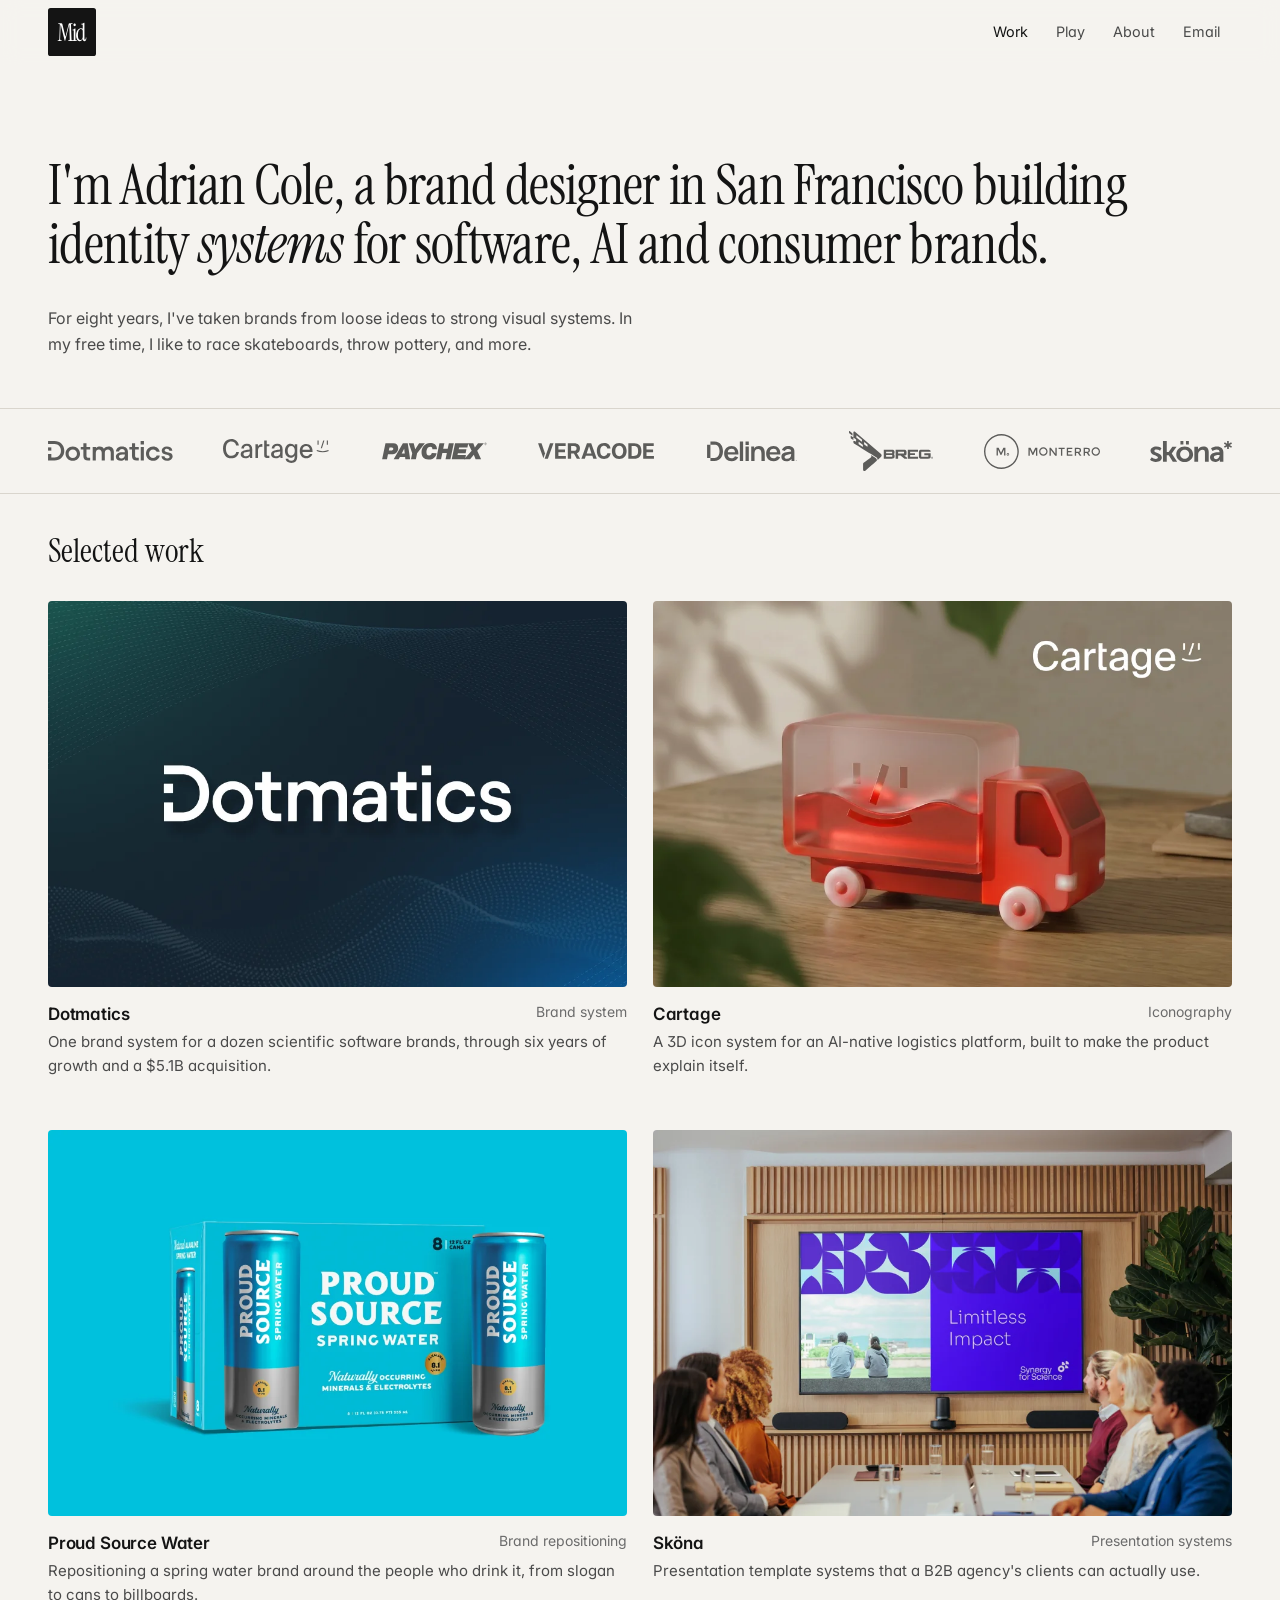
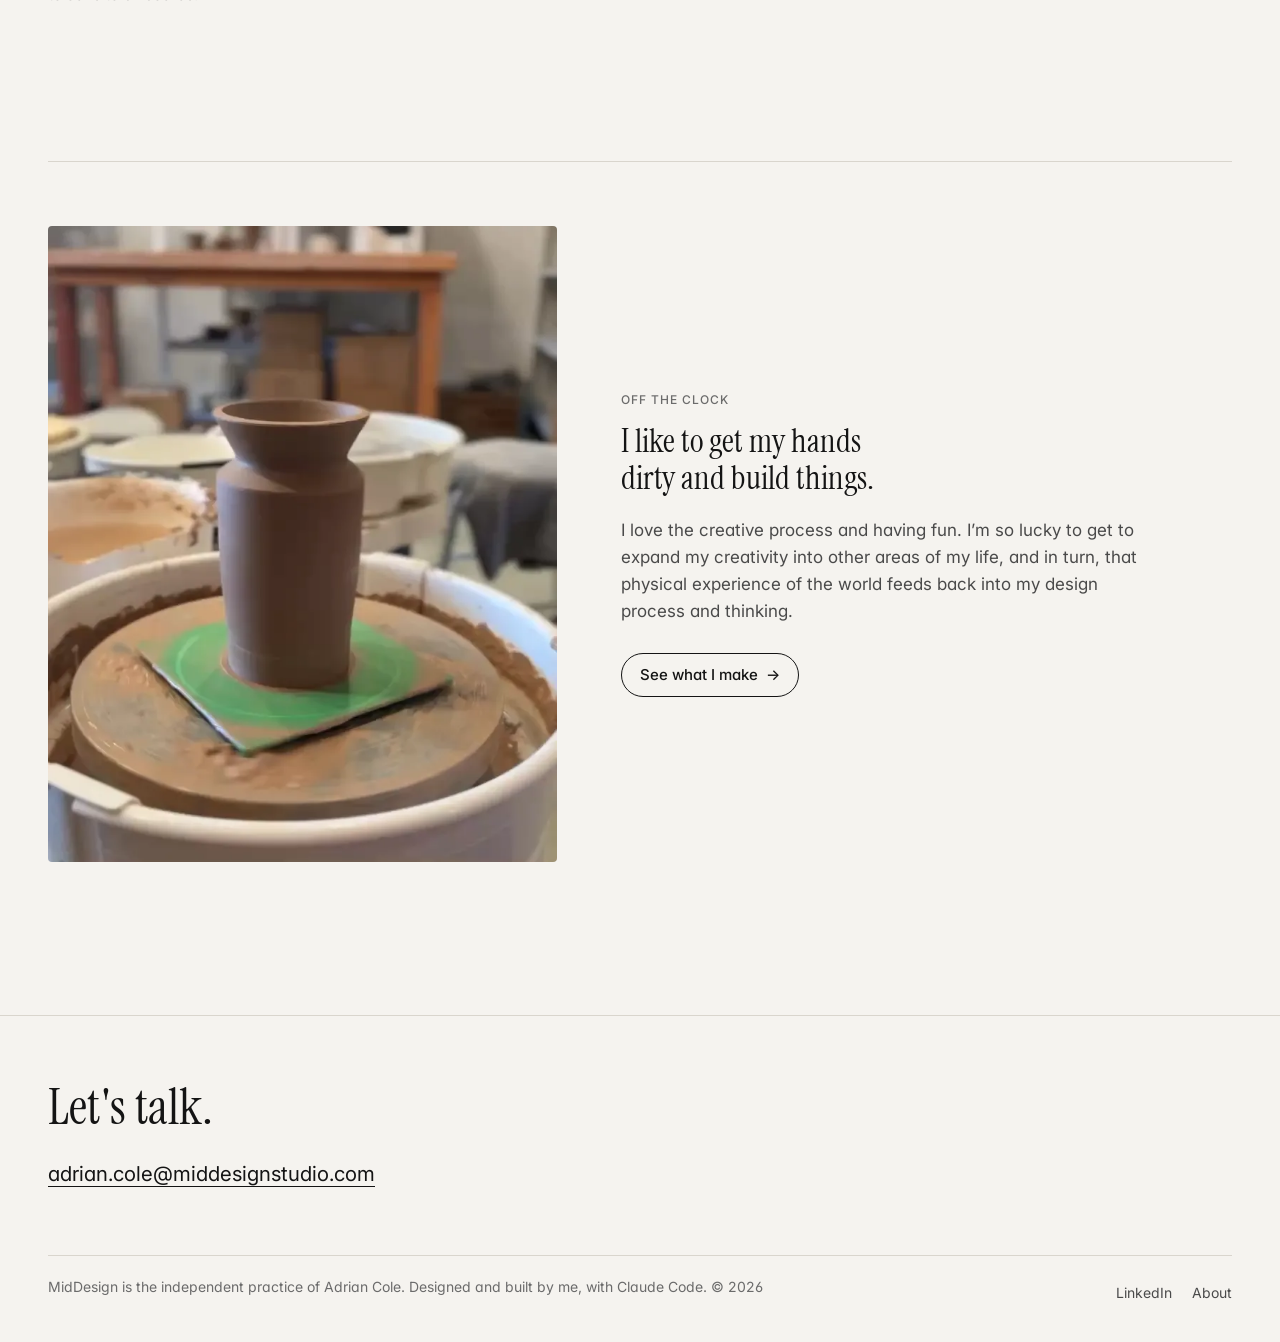
<file: index.html>
<!DOCTYPE html>
<html lang="en">
<head>
    <meta charset="UTF-8">
    <meta name="viewport" content="width=device-width, initial-scale=1">
    <title>Adrian Cole | Brand Designer, San Francisco</title>
    <meta name="description" content="Adrian Cole is a brand designer in San Francisco building identity systems for software, AI and consumer brands. MidDesign is his independent practice.">
    <link rel="canonical" href="https://middesignstudio.com/">
    <meta property="og:title" content="Adrian Cole | Brand Designer, San Francisco">
    <meta property="og:description" content="Brand designer building identity systems for software, AI and consumer brands.">
    <meta property="og:type" content="website">
    <meta property="og:url" content="https://middesignstudio.com/">
    <meta property="og:image" content="https://middesignstudio.com/images/og-image.jpg">
    <meta property="og:image:width" content="1200">
    <meta property="og:image:height" content="630">
    <meta property="og:image:alt" content="The MidDesign wordmark in white on black">
    <meta property="og:site_name" content="Adrian Cole">
    <meta property="og:locale" content="en_US">
    <meta name="twitter:card" content="summary_large_image">
    <meta name="theme-color" content="#F5F3EF">
    <link rel="icon" href="images/Favicon.svg" type="image/svg+xml">
    <link rel="apple-touch-icon" href="images/apple-touch-icon.png">
    <link rel="preconnect" href="https://fonts.googleapis.com">
    <link rel="preconnect" href="https://fonts.gstatic.com" crossorigin>
    <link href="https://fonts.googleapis.com/css2?family=Instrument+Serif:ital@0;1&family=Inter:wght@300;400;500;600&display=swap" rel="stylesheet">
    <link rel="stylesheet" href="styles.css">
    <script type="application/ld+json">
    {
        "@context": "https://schema.org",
        "@type": "Person",
        "name": "Adrian Cole",
        "jobTitle": "Brand Designer",
        "address": { "@type": "PostalAddress", "addressLocality": "San Francisco", "addressRegion": "CA" },
        "email": "mailto:adrian.cole@middesignstudio.com",
        "url": "https://middesignstudio.com/",
        "sameAs": ["https://www.linkedin.com/in/adrian-middesign/"],
        "image": "https://middesignstudio.com/images/About/About-Portrait.webp",
        "alumniOf": { "@type": "CollegeOrUniversity", "name": "San Diego State University" },
        "knowsAbout": ["Brand identity", "Brand systems", "Iconography", "Presentation design", "Art direction"]
    }
    </script>
</head>
<body>
    <a class="skip" href="#main">Skip to content</a>

    <header class="header">
        <div class="wrap header__inner">
            <a class="header__name" href="index.html" aria-label="Adrian Cole, home"><img src="images/Favicon.svg" alt="" width="48" height="48"></a>
            <button class="menu-btn" type="button" aria-expanded="false" aria-controls="nav" aria-label="Open menu">
                <span class="menu-btn__bars" aria-hidden="true"></span>
            </button>
            <nav class="nav" id="nav" aria-label="Main">
                <a href="index.html" aria-current="page">Work</a>
                <a href="play.html">Play</a>
                <a href="about.html">About</a>
                <a href="mailto:adrian.cole@middesignstudio.com">Email</a>
            </nav>
        </div>
    </header>

    <main id="main">

        <section class="intro wrap" aria-labelledby="intro-title">
            <h1 class="intro__lede" id="intro-title">I'm Adrian Cole, a brand designer in San Francisco building identity <em>systems</em> for software, AI and consumer brands.</h1>
            <p class="intro__aside">For eight years, I've taken brands from loose ideas to strong visual systems. In my free time, I like to race skateboards, throw pottery, and more.</p>
        </section>

        <section class="clients" aria-label="Selected clients">
            <div class="wrap clients__inner">
                <ul class="clients__list">
                    <li><img src="images/logos/dotmatics.svg" style="--w:125" alt="Dotmatics"></li>
                    <li><img src="images/logos/cartage.svg" style="--w:106" alt="Cartage"></li>
                    <li><img src="images/logos/paychex.svg" style="--w:108" alt="Paychex"></li>
                    <li><img src="images/logos/veracode.svg" style="--w:116" alt="Veracode"></li>
                    <li><img src="images/logos/delinea.svg" style="--w:94" alt="Delinea"></li>
                    <li><img src="images/logos/breg.svg" style="--w:84" alt="Breg"></li>
                    <li><img src="images/logos/monterro.svg" style="--w:116" alt="Monterro"></li>
                    <li><img src="images/logos/skona.svg" style="--w:82" alt="Sköna"></li>
                </ul>
            </div>
        </section>

        <section class="section section--tight-top wrap" aria-labelledby="work-title">
            <div class="section__head">
                <h2 class="section__title" id="work-title">Selected work</h2>
            </div>

            <ul class="grid">
                <li>
                    <a class="card" href="dotmatics.html">
                        <div class="card__media">
                            <img src="images/Dotmatics/Project_Thumbnail-960x640.webp" alt="The Dotmatics wordmark over teal and blue dot-wave graphics on a dark navy field" width="960" height="640">
                        </div>
                        <div class="card__meta">
                            <h3 class="card__title">Dotmatics</h3>
                            <span class="card__type">Brand system</span>
                            <p class="card__desc">One brand system for a dozen scientific software brands, through six years of growth and a $5.1B acquisition.</p>
                        </div>
                    </a>
                </li>
                <li>
                    <a class="card" href="cartage.html">
                        <div class="card__media">
                            <img src="images/Cartage/Project_Thumbnail-960x640.webp" alt="A glossy red Cartage truck icon on a wooden table" width="960" height="640">
                        </div>
                        <div class="card__meta">
                            <h3 class="card__title">Cartage</h3>
                            <span class="card__type">Iconography</span>
                            <p class="card__desc">A 3D icon system for an AI-native logistics platform, built to make the product explain itself.</p>
                        </div>
                    </a>
                </li>
                <li>
                    <a class="card" href="proud-source-water.html">
                        <div class="card__media">
                            <img src="images/Proud_Source/Project_Thumbnail-960x640.webp" alt="A Proud Source spring water can beside an eight-pack on a bright blue background" width="960" height="640" loading="lazy">
                        </div>
                        <div class="card__meta">
                            <h3 class="card__title">Proud Source Water</h3>
                            <span class="card__type">Brand repositioning</span>
                            <p class="card__desc">Repositioning a spring water brand around the people who drink it, from slogan to cans to billboards.</p>
                        </div>
                    </a>
                </li>
                <li>
                    <a class="card" href="skona.html">
                        <div class="card__media">
                            <img src="images/Skona/Project_Thumbnail-960x640.webp" alt="A Sköna-designed presentation on a conference room screen" width="960" height="640" loading="lazy">
                        </div>
                        <div class="card__meta">
                            <h3 class="card__title">Sköna</h3>
                            <span class="card__type">Presentation systems</span>
                            <p class="card__desc">Presentation template systems that a B2B agency's clients can actually use.</p>
                        </div>
                    </a>
                </li>
            </ul>
        </section>

        <section class="section wrap" aria-labelledby="making-title">
            <div class="teaser">
                <a class="teaser__media" href="play.html" tabindex="-1" aria-hidden="true">
                    <video data-loop autoplay muted loop playsinline preload="metadata" poster="images/Play/ceramics-vase-spin-poster.webp" width="720" height="900"><source src="images/Play/ceramics-vase-spin.mp4" type="video/mp4"></video>
                </a>
                <div class="teaser__body">
                    <p class="label">Off the clock</p>
                    <h2 class="section__title" id="making-title">I like to get my hands dirty and build things.</h2>
                    <p>I love the creative process and having fun. I’m so lucky to get to expand my creativity into other areas of my life, and in turn, that physical experience of the world feeds back into my design process and thinking.</p>
                    <div class="links">
                        <a class="btn" href="play.html">See what I make <span aria-hidden="true">→</span></a>
                    </div>
                </div>
            </div>
        </section>

    </main>

    <footer class="footer">
        <div class="wrap">
            <p class="footer__cta">Let's talk.</p>
            <a class="footer__email" href="mailto:adrian.cole@middesignstudio.com">adrian.cole@middesignstudio.com</a>
            <div class="footer__row">
                <p>MidDesign is the independent practice of Adrian Cole. Designed and built by me, with Claude Code. © <span id="year">2026</span></p>
                <div class="footer__links">
                    <a href="https://www.linkedin.com/in/adrian-middesign/">LinkedIn</a>
                    <a href="about.html">About</a>
                </div>
            </div>
        </div>
    </footer>

    <script src="script.js"></script>
</body>
</html>
</file>
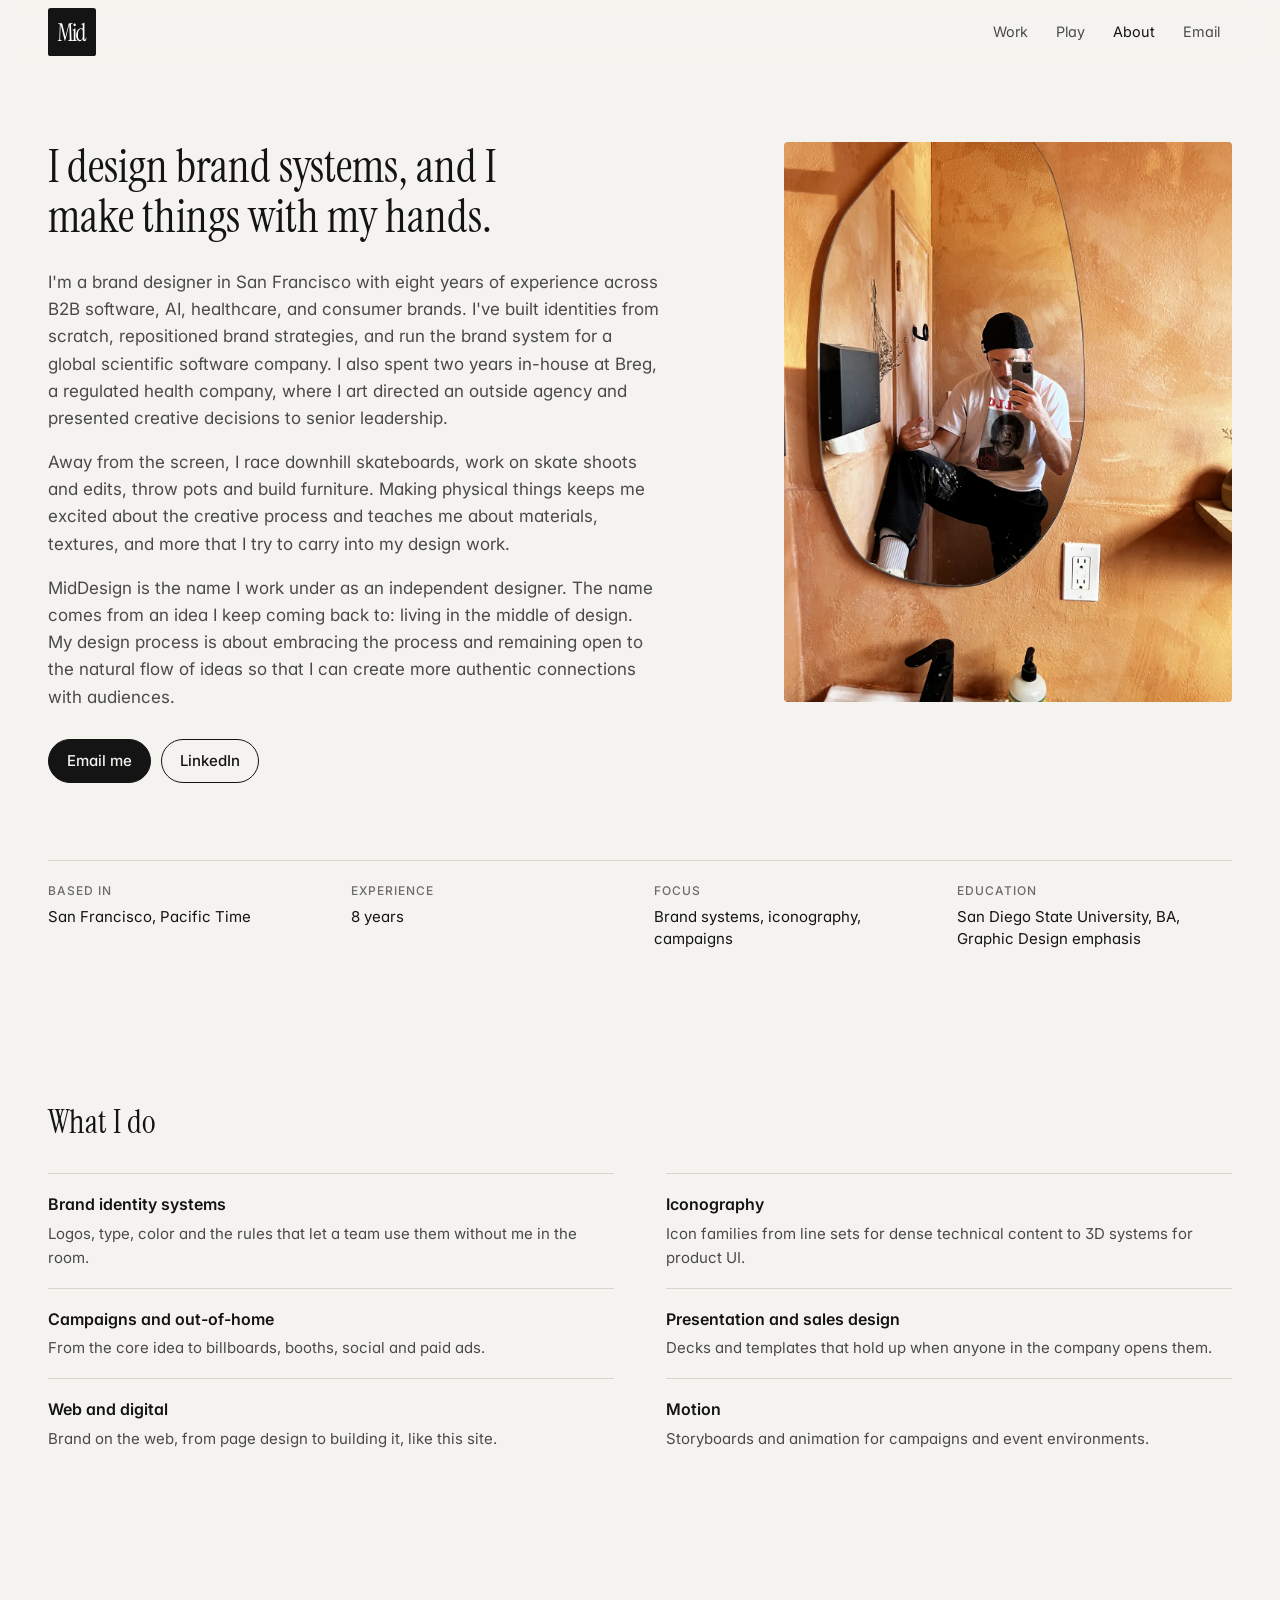
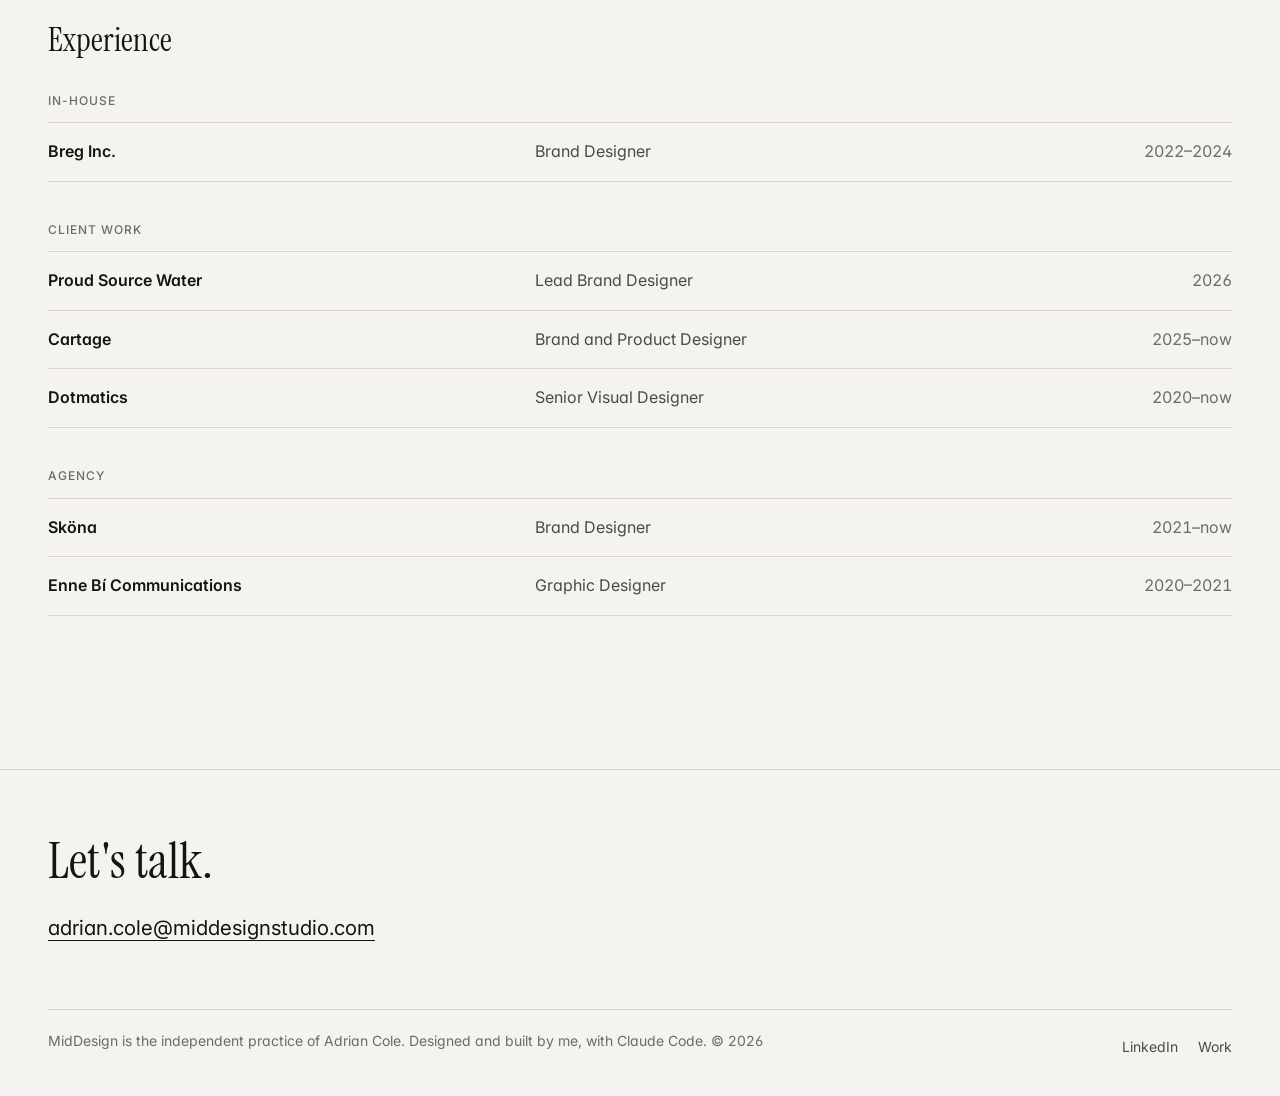
<file: about.html>
<!DOCTYPE html>
<html lang="en">
<head>
    <meta charset="UTF-8">
    <meta name="viewport" content="width=device-width, initial-scale=1">
    <title>About | Adrian Cole</title>
    <meta name="description" content="Adrian Cole is a San Francisco brand designer with eight years across B2B software, AI, healthcare and consumer brands. Off the clock: ceramics, film photography, woodworking and downhill skateboarding.">
    <link rel="canonical" href="https://middesignstudio.com/about.html">
    <meta property="og:title" content="About | Adrian Cole">
    <meta property="og:description" content="Brand designer in San Francisco. Eight years across B2B software, AI, healthcare and consumer brands.">
    <meta property="og:type" content="profile">
    <meta property="og:url" content="https://middesignstudio.com/about.html">
    <meta property="og:image" content="https://middesignstudio.com/images/og-image.jpg">
    <meta property="og:image:width" content="1200">
    <meta property="og:image:height" content="630">
    <meta property="og:image:alt" content="The MidDesign wordmark in white on black">
    <meta property="og:site_name" content="Adrian Cole">
    <meta property="og:locale" content="en_US">
    <meta name="twitter:card" content="summary_large_image">
    <meta name="theme-color" content="#F5F3EF">
    <link rel="icon" href="images/Favicon.svg" type="image/svg+xml">
    <link rel="apple-touch-icon" href="images/apple-touch-icon.png">
    <link rel="preconnect" href="https://fonts.googleapis.com">
    <link rel="preconnect" href="https://fonts.gstatic.com" crossorigin>
    <link href="https://fonts.googleapis.com/css2?family=Instrument+Serif:ital@0;1&family=Inter:wght@300;400;500;600&display=swap" rel="stylesheet">
    <link rel="stylesheet" href="styles.css">
</head>
<body>
    <a class="skip" href="#main">Skip to content</a>

    <header class="header">
        <div class="wrap header__inner">
            <a class="header__name" href="index.html" aria-label="Adrian Cole, home"><img src="images/Favicon.svg" alt="" width="48" height="48"></a>
            <button class="menu-btn" type="button" aria-expanded="false" aria-controls="nav" aria-label="Open menu">
                <span class="menu-btn__bars" aria-hidden="true"></span>
            </button>
            <nav class="nav" id="nav" aria-label="Main">
                <a href="index.html">Work</a>
                <a href="play.html">Play</a>
                <a href="about.html" aria-current="page">About</a>
                <a href="mailto:adrian.cole@middesignstudio.com">Email</a>
            </nav>
        </div>
    </header>

    <main id="main">

        <section class="about-head wrap" aria-labelledby="about-title">
            <div>
                <h1 id="about-title">I design brand systems, and I make things with my hands.</h1>
                <p>I'm a brand designer in San Francisco with eight years of experience across B2B software, AI, healthcare, and consumer brands. I've built identities from scratch, repositioned brand strategies, and run the brand system for a global scientific software company. I also spent two years in-house at Breg, a regulated health company, where I art directed an outside agency and presented creative decisions to senior leadership.</p>
                <p>Away from the screen, I race downhill skateboards, work on skate shoots and edits, throw pots and build furniture. Making physical things keeps me excited about the creative process and teaches me about materials, textures, and more that I try to carry into my design work.</p>
                <p>MidDesign is the name I work under as an independent designer. The name comes from an idea I keep coming back to: living in the middle of design. My design process is about embracing the process and remaining open to the natural flow of ideas so that I can create more authentic connections with audiences.</p>
                <div class="links">
                    <a class="btn btn--solid" href="mailto:adrian.cole@middesignstudio.com">Email me</a>
                    <a class="btn" href="https://www.linkedin.com/in/adrian-middesign/">LinkedIn</a>
                </div>
            </div>
            <div class="about-head__portrait">
                <img src="images/About/About-Portrait.webp" alt="Adrian Cole in a beanie and paint-flecked jeans, taking a mirror selfie against a warm plaster wall" width="1200" height="1500">
            </div>
        </section>

        <section class="section section--tight-top wrap" aria-labelledby="facts-title" style="padding-top:0">
            <h2 class="visually-hidden" id="facts-title">At a glance</h2>
            <dl class="facts" style="margin-top:0">
                <div><dt class="label">Based in</dt><dd>San Francisco, Pacific Time</dd></div>
                <div><dt class="label">Experience</dt><dd>8 years</dd></div>
                <div><dt class="label">Focus</dt><dd>Brand systems, iconography, campaigns</dd></div>
                <div><dt class="label">Education</dt><dd>San Diego State University, BA, Graphic Design emphasis</dd></div>
            </dl>
        </section>

        <section class="section wrap" aria-labelledby="do-title">
            <div class="section__head">
                <h2 class="section__title" id="do-title">What I do</h2>
            </div>
            <ul class="services">
                <li><h3>Brand identity systems</h3><p>Logos, type, color and the rules that let a team use them without me in the room.</p></li>
                <li><h3>Iconography</h3><p>Icon families from line sets for dense technical content to 3D systems for product UI.</p></li>
                <li><h3>Campaigns and out-of-home</h3><p>From the core idea to billboards, booths, social and paid ads.</p></li>
                <li><h3>Presentation and sales design</h3><p>Decks and templates that hold up when anyone in the company opens them.</p></li>
                <li><h3>Web and digital</h3><p>Brand on the web, from page design to building it, like this site.</p></li>
                <li><h3>Motion</h3><p>Storyboards and animation for campaigns and event environments.</p></li>
            </ul>
        </section>

        <section class="section wrap" aria-labelledby="exp-title">
            <div class="section__head">
                <h2 class="section__title" id="exp-title">Experience</h2>
            </div>
            <div class="timeline-group">
                <h3 class="timeline-group__title label" id="exp-inhouse">In-house</h3>
                <ol class="timeline" aria-labelledby="exp-inhouse">
                    <li><span class="timeline__org">Breg Inc.</span><span class="timeline__role">Brand Designer</span><span class="timeline__years">2022–2024</span></li>
                </ol>
            </div>
            <div class="timeline-group">
                <h3 class="timeline-group__title label" id="exp-client">Client work</h3>
                <ol class="timeline" aria-labelledby="exp-client">
                    <li><span class="timeline__org">Proud Source Water</span><span class="timeline__role">Lead Brand Designer</span><span class="timeline__years">2026</span></li>
                    <li><span class="timeline__org">Cartage</span><span class="timeline__role">Brand and Product Designer</span><span class="timeline__years">2025–now</span></li>
                    <li><span class="timeline__org">Dotmatics</span><span class="timeline__role">Senior Visual Designer</span><span class="timeline__years">2020–now</span></li>
                </ol>
            </div>
            <div class="timeline-group">
                <h3 class="timeline-group__title label" id="exp-agency">Agency</h3>
                <ol class="timeline" aria-labelledby="exp-agency">
                    <li><span class="timeline__org">Sköna</span><span class="timeline__role">Brand Designer</span><span class="timeline__years">2021–now</span></li>
                    <li><span class="timeline__org">Enne Bí Communications</span><span class="timeline__role">Graphic Designer</span><span class="timeline__years">2020–2021</span></li>
                </ol>
            </div>
        </section>

    </main>

    <footer class="footer">
        <div class="wrap">
            <p class="footer__cta">Let's talk.</p>
            <a class="footer__email" href="mailto:adrian.cole@middesignstudio.com">adrian.cole@middesignstudio.com</a>
            <div class="footer__row">
                <p>MidDesign is the independent practice of Adrian Cole. Designed and built by me, with Claude Code. © <span id="year">2026</span></p>
                <div class="footer__links">
                    <a href="https://www.linkedin.com/in/adrian-middesign/">LinkedIn</a>
                    <a href="index.html">Work</a>
                </div>
            </div>
        </div>
    </footer>

    <script src="script.js"></script>
</body>
</html>
</file>
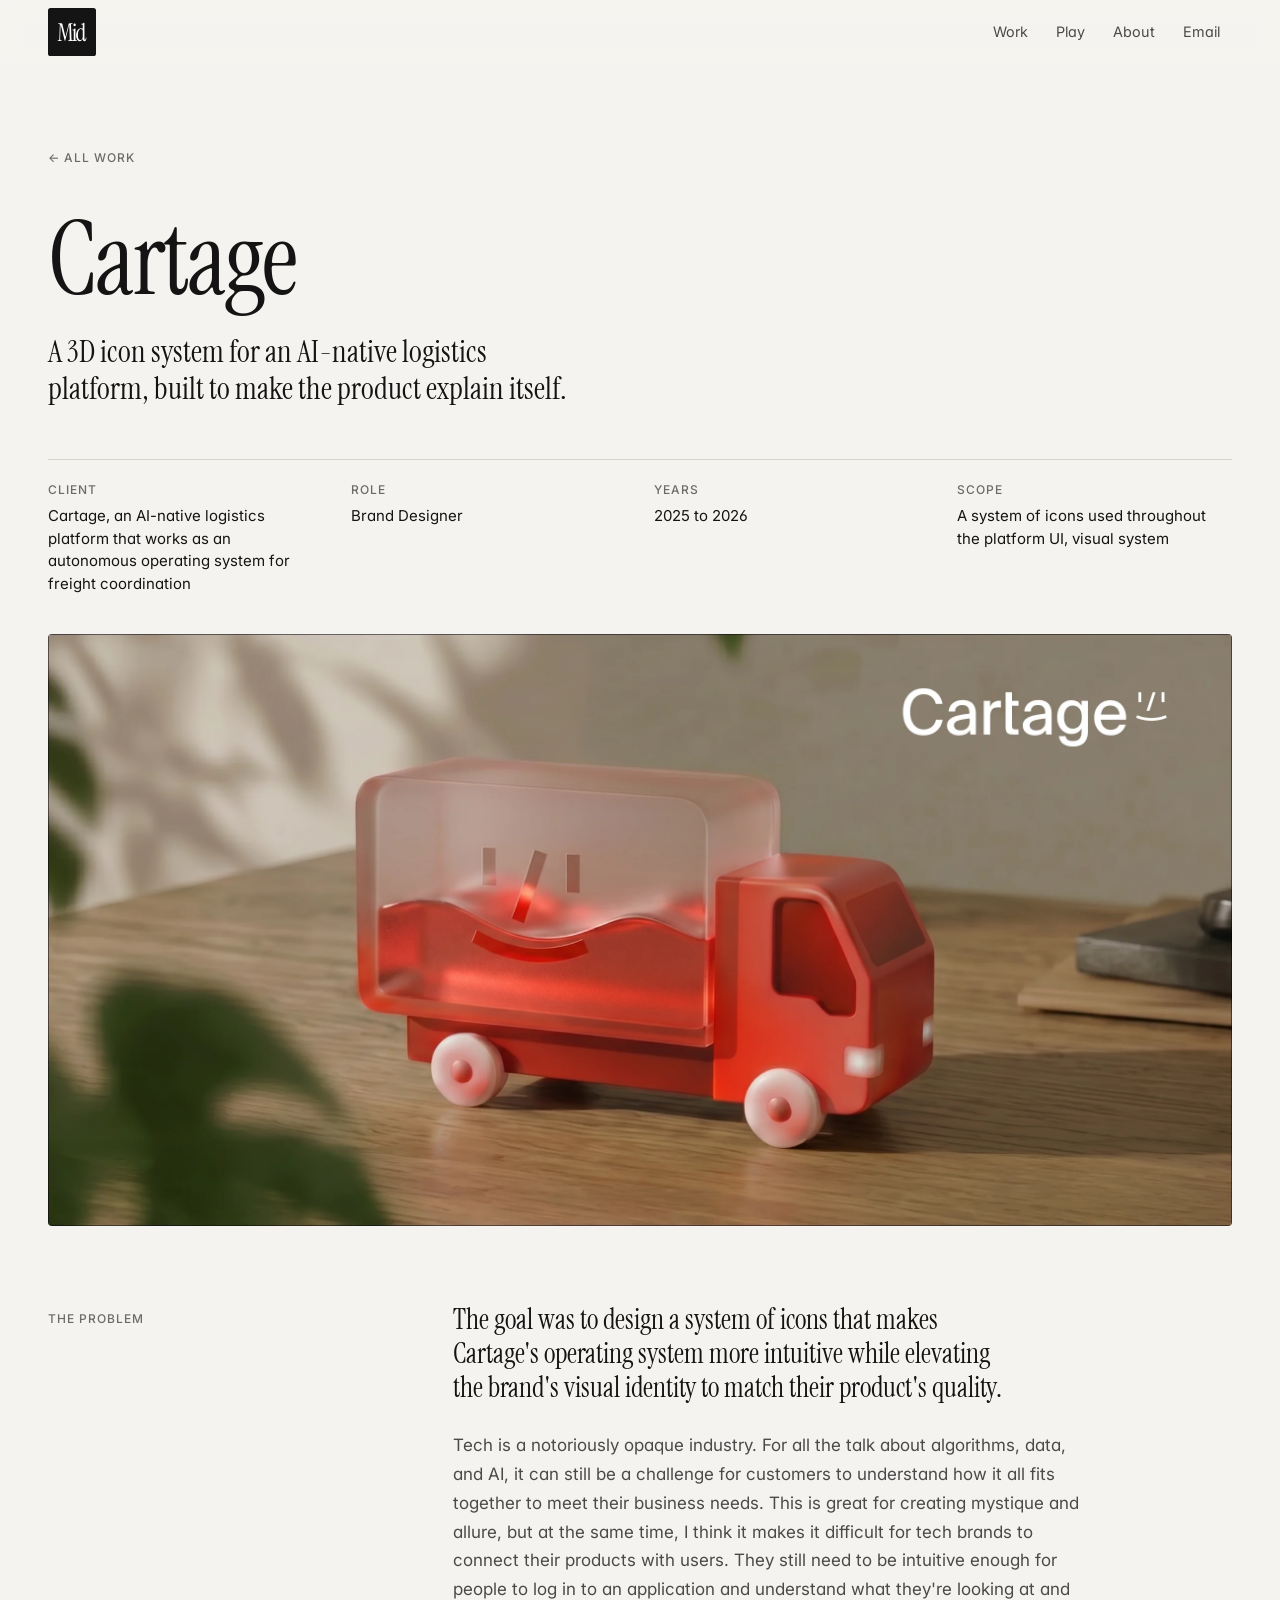
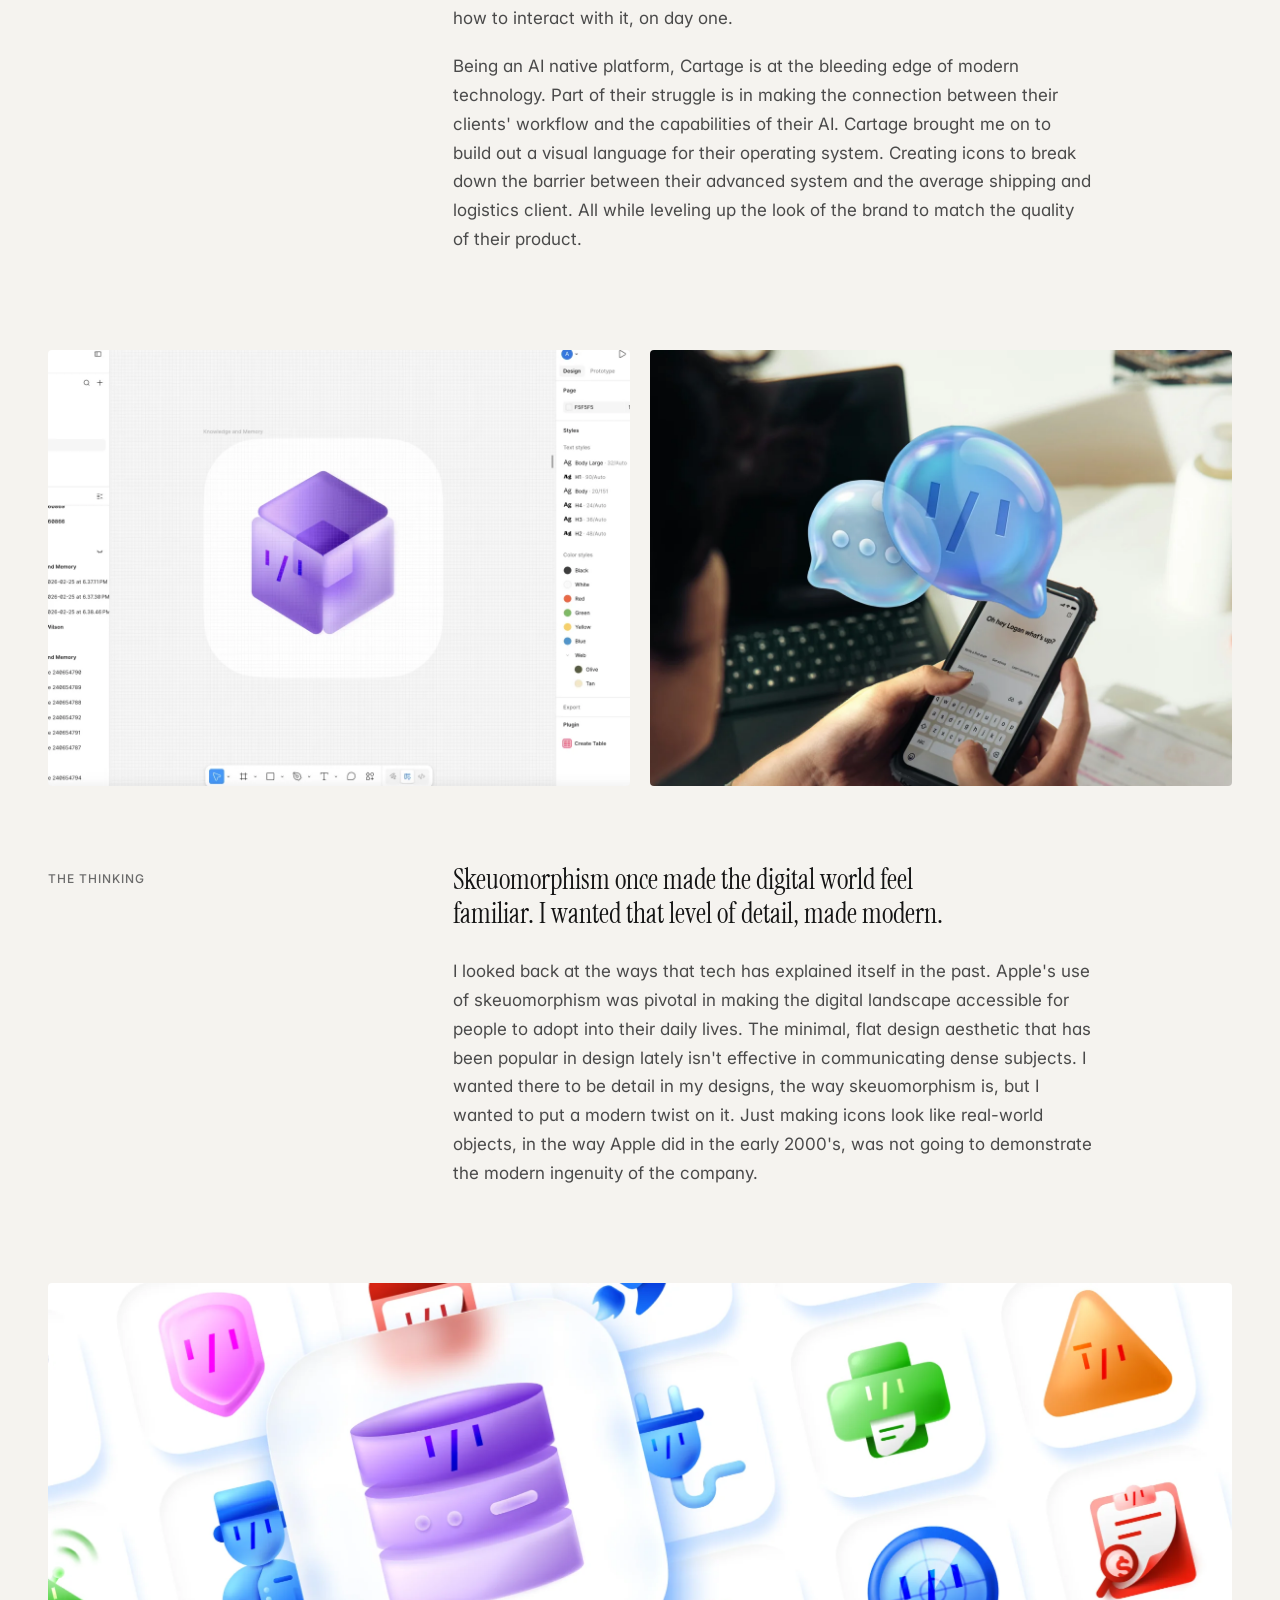
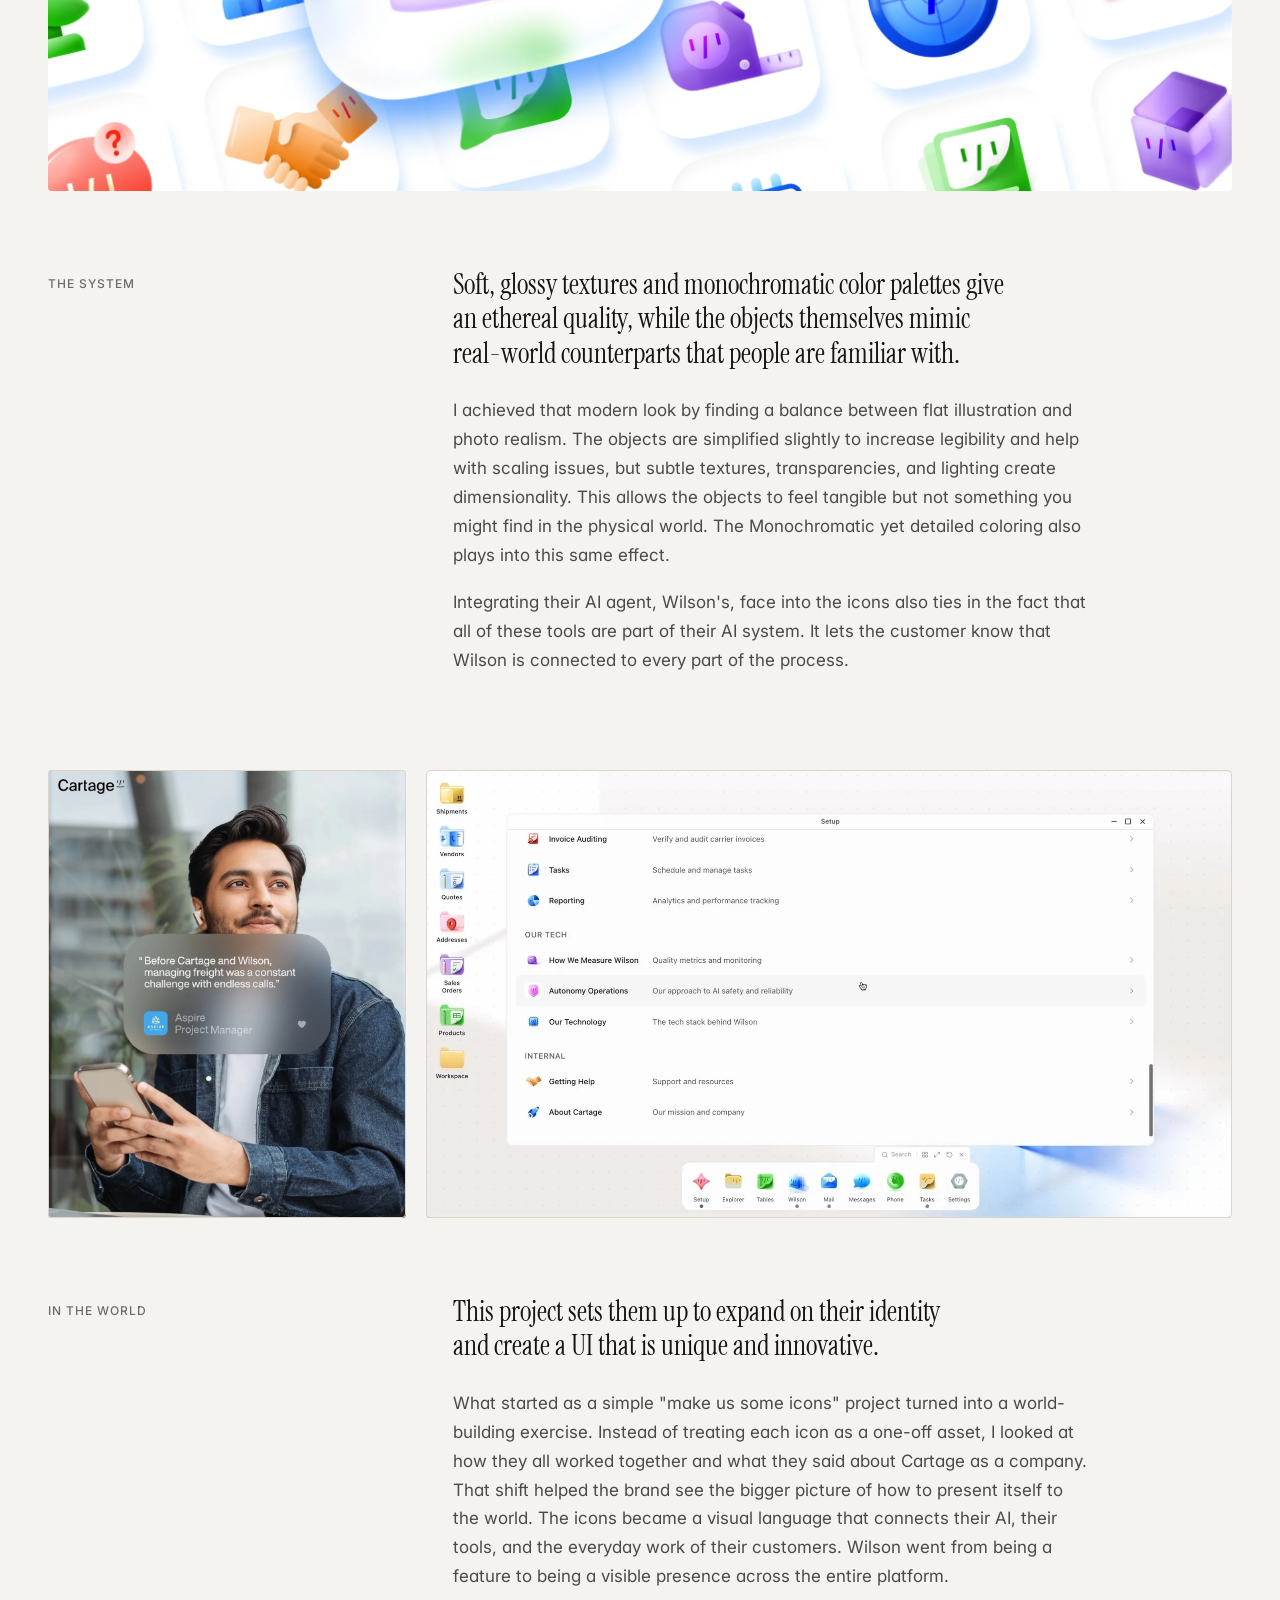
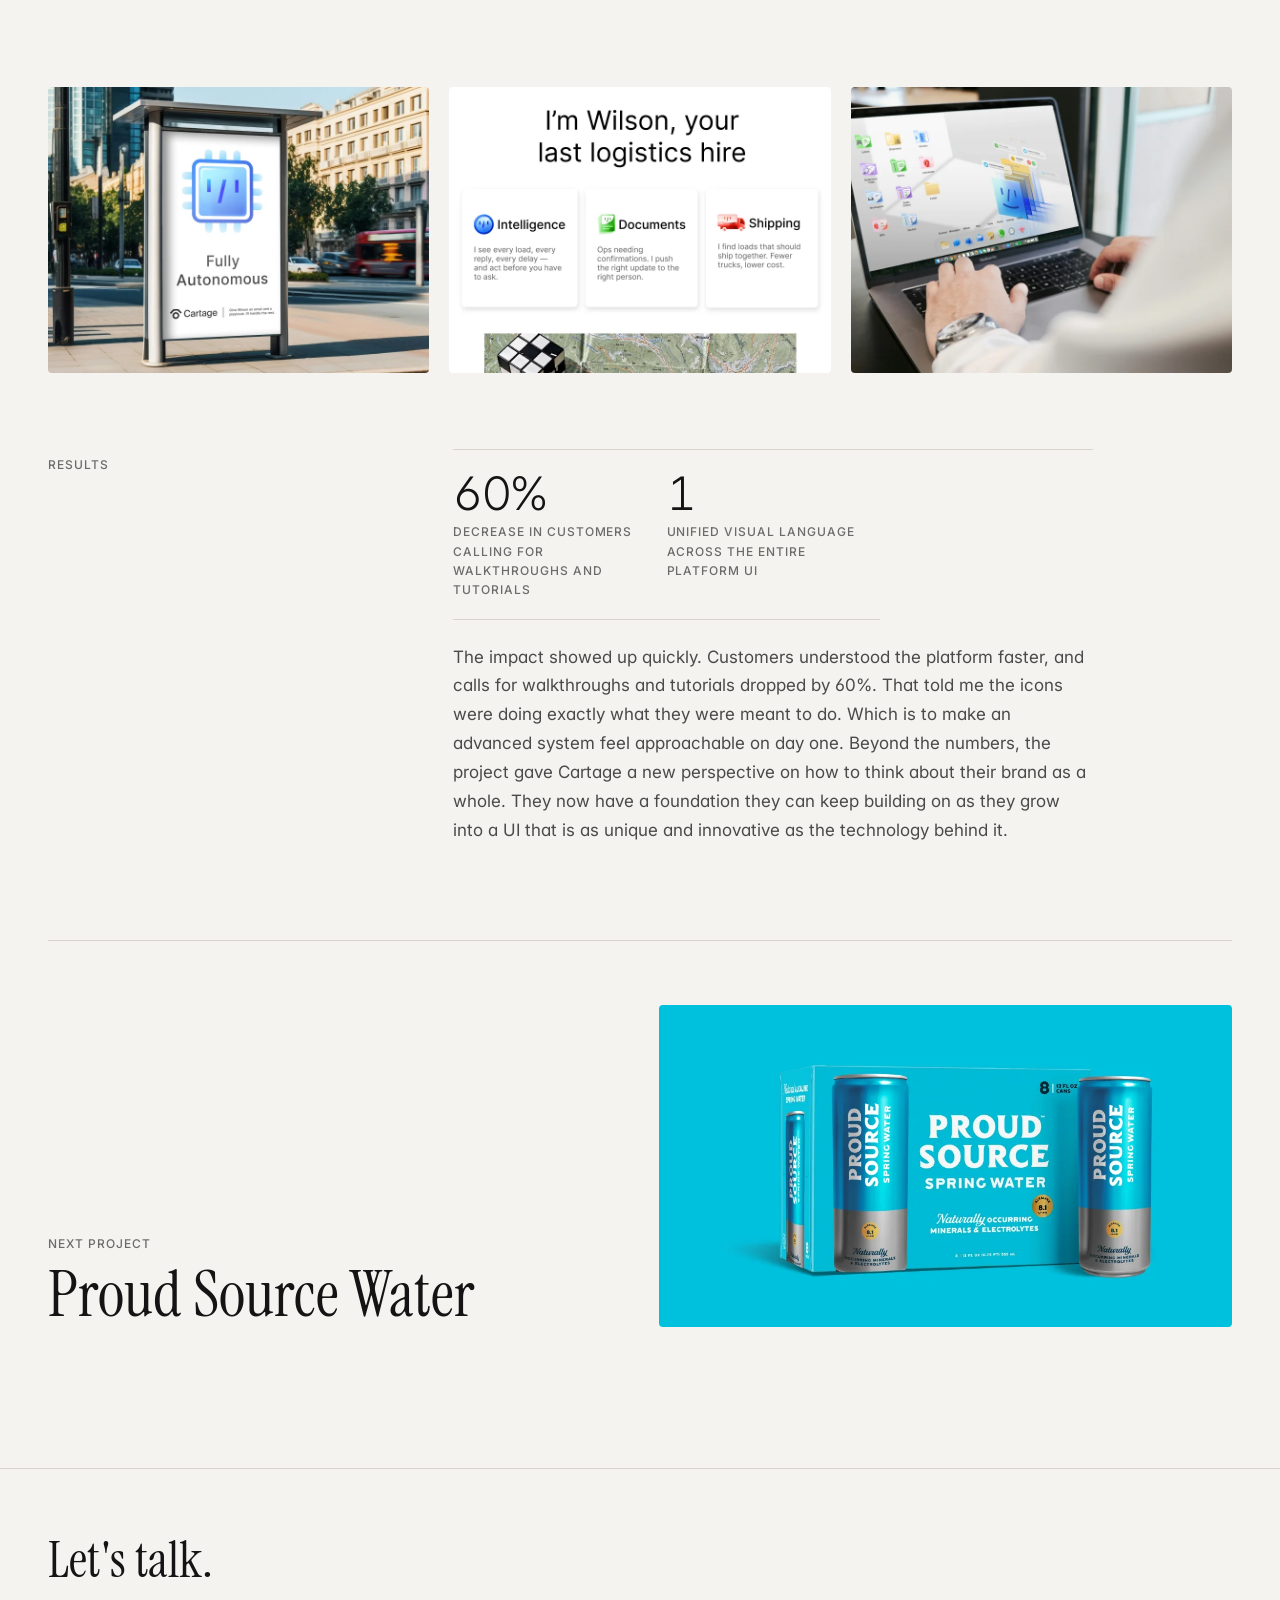
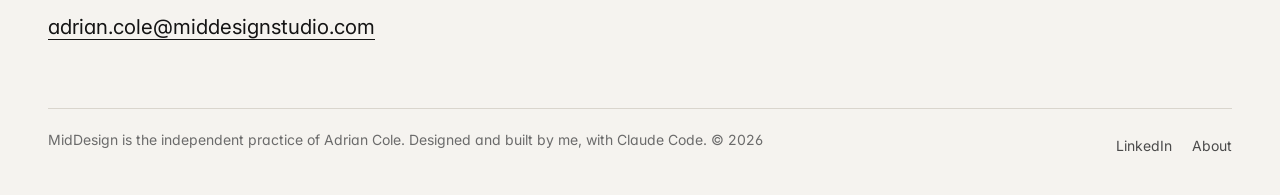
<file: cartage.html>
<!DOCTYPE html>
<html lang="en">
<head>
    <meta charset="UTF-8">
    <meta name="viewport" content="width=device-width, initial-scale=1">
    <title>Cartage icon system | Adrian Cole</title>
    <meta name="description" content="A 3D icon system for an AI-native logistics platform, built to make the product explain itself.">
    <link rel="canonical" href="https://middesignstudio.com/cartage.html">
    <meta property="og:title" content="Cartage icon system | Adrian Cole">
    <meta property="og:description" content="A 3D icon system for an AI-native logistics platform, built to make the product explain itself.">
    <meta property="og:type" content="article">
    <meta property="og:url" content="https://middesignstudio.com/cartage.html">
    <meta property="og:image" content="https://middesignstudio.com/images/Cartage/cartage-og.jpg">
    <meta property="og:image:width" content="1200">
    <meta property="og:image:height" content="630">
    <meta property="og:image:alt" content="A glossy red Cartage truck icon on a wooden table">
    <meta property="og:site_name" content="Adrian Cole">
    <meta property="og:locale" content="en_US">
    <meta name="twitter:card" content="summary_large_image">
    <meta name="theme-color" content="#F5F3EF">
    <link rel="icon" href="images/Favicon.svg" type="image/svg+xml">
    <link rel="apple-touch-icon" href="images/apple-touch-icon.png">
    <link rel="preconnect" href="https://fonts.googleapis.com">
    <link rel="preconnect" href="https://fonts.gstatic.com" crossorigin>
    <link href="https://fonts.googleapis.com/css2?family=Instrument+Serif:ital@0;1&family=Inter:wght@300;400;500;600&display=swap" rel="stylesheet">
    <link rel="stylesheet" href="styles.css">
</head>
<body>
    <a class="skip" href="#main">Skip to content</a>

    <header class="header">
        <div class="wrap header__inner">
            <a class="header__name" href="index.html" aria-label="Adrian Cole, home"><img src="images/Favicon.svg" alt="" width="48" height="48"></a>
            <button class="menu-btn" type="button" aria-expanded="false" aria-controls="nav" aria-label="Open menu">
                <span class="menu-btn__bars" aria-hidden="true"></span>
            </button>
            <nav class="nav" id="nav" aria-label="Main">
                <a href="index.html">Work</a>
                <a href="play.html">Play</a>
                <a href="about.html">About</a>
                <a href="mailto:adrian.cole@middesignstudio.com">Email</a>
            </nav>
        </div>
    </header>

    <main id="main">
        <article>
            <header class="cs-head wrap">
                <a class="cs-head__back label" href="index.html">← All work</a>
                <h1 class="cs-title">Cartage</h1>
                <p class="cs-result">A 3D icon system for an AI-native logistics platform, built to make the product explain itself.</p>
                <dl class="facts">
                    <div><dt class="label">Client</dt><dd>Cartage, an AI-native logistics platform that works as an autonomous operating system for freight coordination</dd></div>
                    <div><dt class="label">Role</dt><dd>Brand Designer</dd></div>
                    <div><dt class="label">Years</dt><dd>2025 to 2026</dd></div>
                    <div><dt class="label">Scope</dt><dd>A system of icons used throughout the platform UI, visual system</dd></div>
                </dl>
            </header>
            <figure class="cs-cover wrap">
                <img src="images/Cartage/Cover-Full_Bleed-2400x1200.webp" alt="A glossy red Cartage truck icon on a wooden table" width="2400" height="1200">
            </figure>

            <div class="wrap">
                <section class="block" aria-labelledby="problem">
                    <h2 class="block__label label" id="problem">The problem</h2>
                    <div class="block__body">
                        <p class="block__lead">The goal was to design a system of icons that makes Cartage's operating system more intuitive while elevating the brand's visual identity to match their product's quality.</p>
                        <p>Tech is a notoriously opaque industry. For all the talk about algorithms, data, and AI, it can still be a challenge for customers to understand how it all fits together to meet their business needs. This is great for creating mystique and allure, but at the same time, I think it makes it difficult for tech brands to connect their products with users. They still need to be intuitive enough for people to log in to an application and understand what they're looking at and how to interact with it, on day one.</p>
                        <p>Being an AI native platform, Cartage is at the bleeding edge of modern technology. Part of their struggle is in making the connection between their clients' workflow and the capabilities of their AI. Cartage brought me on to build out a visual language for their operating system. Creating icons to break down the barrier between their advanced system and the average shipping and logistics client. All while leveling up the look of the brand to match the quality of their product.</p>
                    </div>
                </section>

                <div class="figs figs--2">
                    <figure><img src="images/Cartage/2_Column_Grid-1200x900-1.webp" alt="Cartage app icon, a glossy purple cube with Wilson's face, in the design file" width="1200" height="900" loading="lazy"></figure>
                    <figure><img src="images/Cartage/2_Column_Grid-1200x900-2.webp" alt="Glossy chat bubble icons floating above a phone running the Cartage app" width="1200" height="900" loading="lazy"></figure>
                </div>

                <section class="block" aria-labelledby="thinking">
                    <h2 class="block__label label" id="thinking">The thinking</h2>
                    <div class="block__body">
                        <p class="block__lead">Skeuomorphism once made the digital world feel familiar. I wanted that level of detail, made modern.</p>
                        <p>I looked back at the ways that tech has explained itself in the past. Apple's use of skeuomorphism was pivotal in making the digital landscape accessible for people to adopt into their daily lives. The minimal, flat design aesthetic that has been popular in design lately isn't effective in communicating dense subjects. I wanted there to be detail in my designs, the way skeuomorphism is, but I wanted to put a modern twist on it. Just making icons look like real-world objects, in the way Apple did in the early 2000's, was not going to demonstrate the modern ingenuity of the company.</p>
                    </div>
                </section>

                <figure class="figs">
                    <img src="images/Cartage/Panoramic-2400x1029.webp" alt="The full Cartage icon set: glossy, monochrome objects, each carrying Wilson's face" width="2400" height="1029" loading="lazy">
                </figure>

                <section class="block" aria-labelledby="system">
                    <h2 class="block__label label" id="system">The system</h2>
                    <div class="block__body">
                        <p class="block__lead">Soft, glossy textures and monochromatic color palettes give an ethereal quality, while the objects themselves mimic real-world counterparts that people are familiar with.</p>
                        <p>I achieved that modern look by finding a balance between flat illustration and photo realism. The objects are simplified slightly to increase legibility and help with scaling issues, but subtle textures, transparencies, and lighting create dimensionality. This allows the objects to feel tangible but not something you might find in the physical world. The Monochromatic yet detailed coloring also plays into this same effect.</p>
                        <p>Integrating their AI agent, Wilson's, face into the icons also ties in the fact that all of these tools are part of their AI system. It lets the customer know that Wilson is connected to every part of the process.</p>
                    </div>
                </section>

                <div class="figs figs--vids" style="grid-template-columns: 0.800fr 1.801fr">
                    <figure style="aspect-ratio: 1080 / 1350"><video data-loop autoplay muted loop playsinline preload="metadata" poster="images/Cartage/Cartage_Quote-4x5-poster.webp" aria-label="Cartage social ad: a customer quote in a frosted glass card" width="1080" height="1350"><source src="images/Cartage/Cartage_Quote-4x5.mp4" type="video/mp4"></video></figure>
                    <figure style="aspect-ratio: 1610 / 894"><video data-loop autoplay muted loop playsinline preload="metadata" poster="images/Cartage/cartage-vid-poster.webp" aria-label="Cartage 3D icons in motion" width="1610" height="894"><source src="images/Cartage/cartage-vid.mp4" type="video/mp4"></video></figure>
                </div>

                <section class="block" aria-labelledby="world">
                    <h2 class="block__label label" id="world">In the world</h2>
                    <div class="block__body">
                        <p class="block__lead">This project sets them up to expand on their identity and create a UI that is unique and innovative.</p>
                        <p>What started as a simple "make us some icons" project turned into a world-building exercise. Instead of treating each icon as a one-off asset, I looked at how they all worked together and what they said about Cartage as a company. That shift helped the brand see the bigger picture of how to present itself to the world. The icons became a visual language that connects their AI, their tools, and the everyday work of their customers. Wilson went from being a feature to being a visible presence across the entire platform.</p>
                    </div>
                </section>

                <div class="figs figs--3">
                    <figure><img src="images/Cartage/3_Column_Grid-800x600-1.webp" alt="Bus shelter ad with the Wilson icon: Fully Autonomous" width="800" height="600" loading="lazy"></figure>
                    <figure><img src="images/Cartage/3_Column_Grid-800x600-2.webp" alt="Web page: I'm Wilson, your last logistics hire, with icon cards for Intelligence, Documents and Shipping" width="800" height="600" loading="lazy"></figure>
                    <figure><img src="images/Cartage/3_Column_Grid-800x600-3.webp" alt="The Cartage desktop app with its icon dock on a laptop" width="800" height="600" loading="lazy"></figure>
                </div>

                <section class="block" aria-labelledby="results">
                    <h2 class="block__label label" id="results">Results</h2>
                    <div class="block__body">
                        <dl class="stats">
                            <div><dt class="label">Decrease in customers calling for walkthroughs and tutorials</dt><dd>60%</dd></div>
                            <div><dt class="label">Unified visual language across the entire platform UI</dt><dd>1</dd></div>
                        </dl>
                        <p>The impact showed up quickly. Customers understood the platform faster, and calls for walkthroughs and tutorials dropped by 60%. That told me the icons were doing exactly what they were meant to do. Which is to make an advanced system feel approachable on day one. Beyond the numbers, the project gave Cartage a new perspective on how to think about their brand as a whole. They now have a foundation they can keep building on as they grow into a UI that is as unique and innovative as the technology behind it.</p>
                    </div>
                </section>
            </div>

            <div class="wrap">
                <a class="next" href="proud-source-water.html">
                    <div>
                        <span class="label">Next project</span>
                        <p class="next__title">Proud Source Water</p>
                    </div>
                    <div class="card__media">
                        <img src="images/Proud_Source/Project_Thumbnail-960x640.webp" alt="" width="960" height="640" loading="lazy">
                    </div>
                </a>
            </div>
        </article>
    </main>

    <footer class="footer">
        <div class="wrap">
            <p class="footer__cta">Let's talk.</p>
            <a class="footer__email" href="mailto:adrian.cole@middesignstudio.com">adrian.cole@middesignstudio.com</a>
            <div class="footer__row">
                <p>MidDesign is the independent practice of Adrian Cole. Designed and built by me, with Claude Code. © <span id="year">2026</span></p>
                <div class="footer__links">
                    <a href="https://www.linkedin.com/in/adrian-middesign/">LinkedIn</a>
                    <a href="about.html">About</a>
                </div>
            </div>
        </div>
    </footer>

    <script src="script.js"></script>
</body>
</html>
</file>
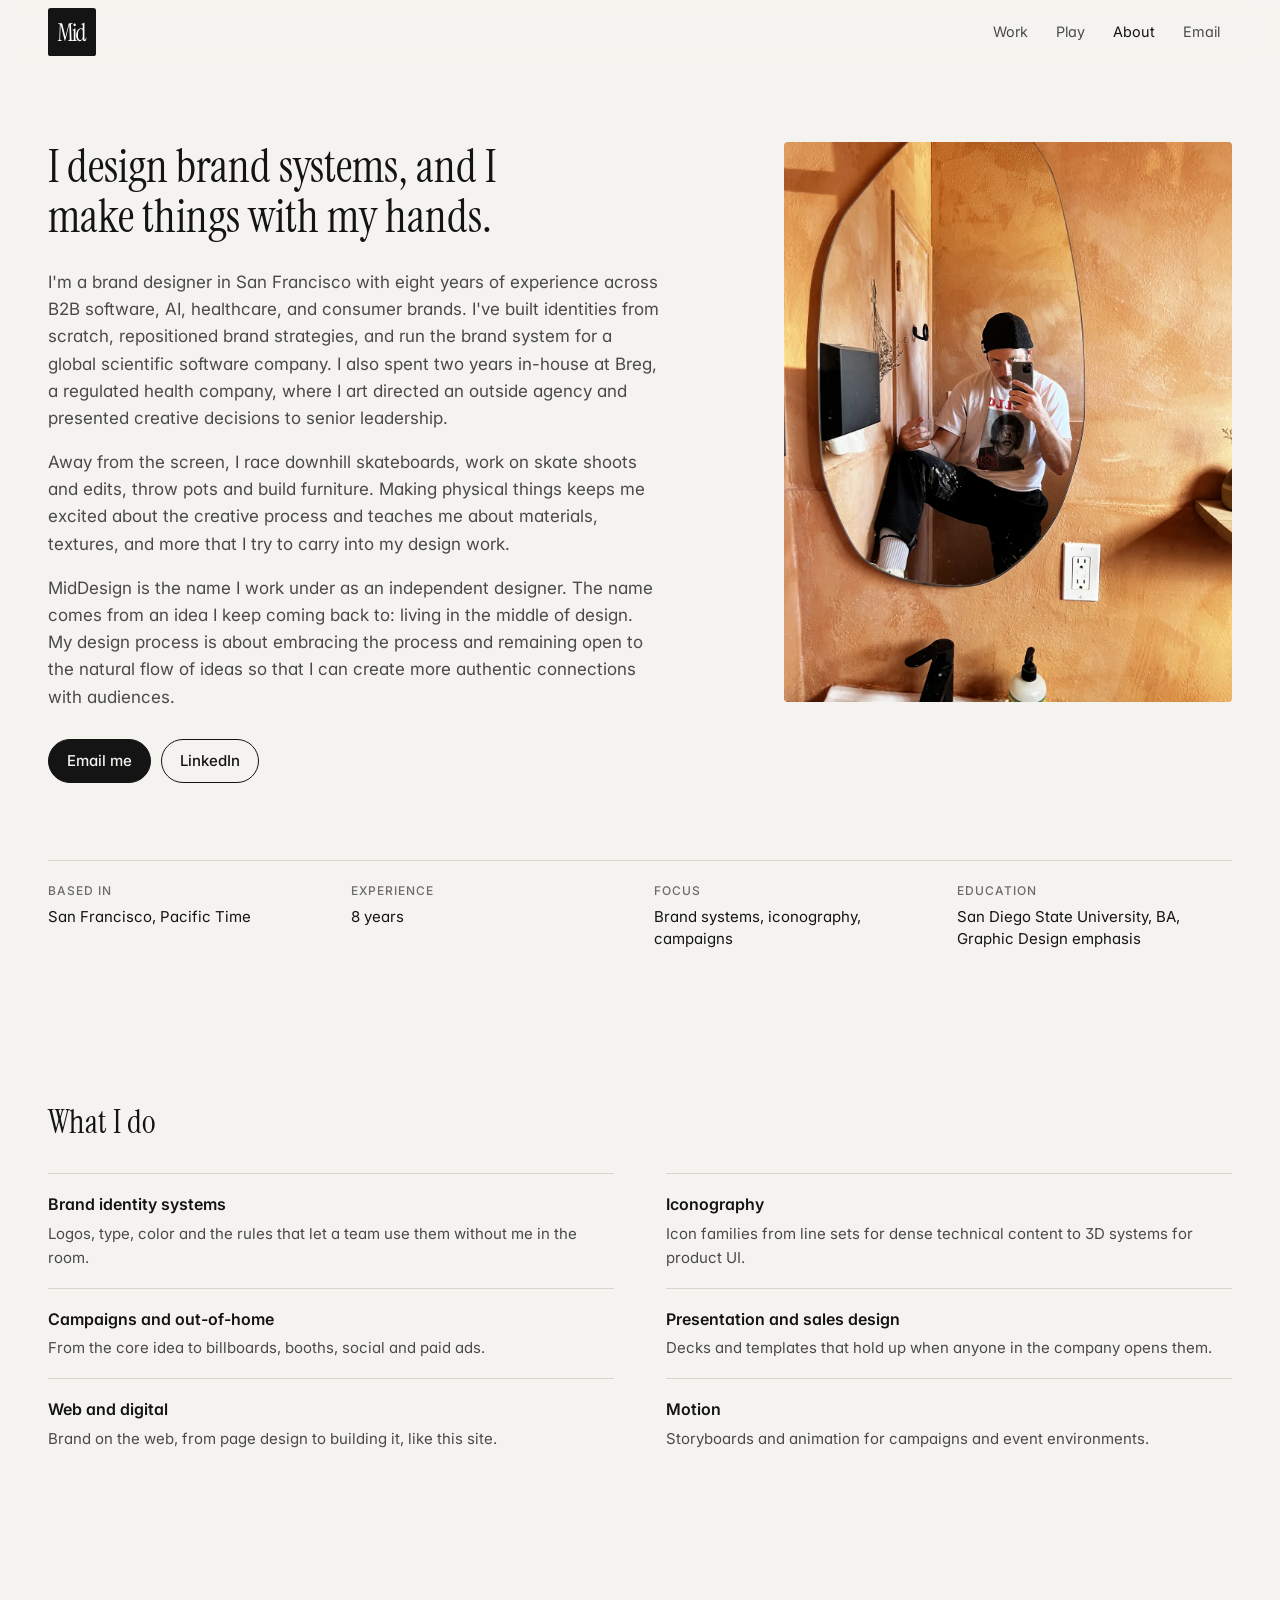
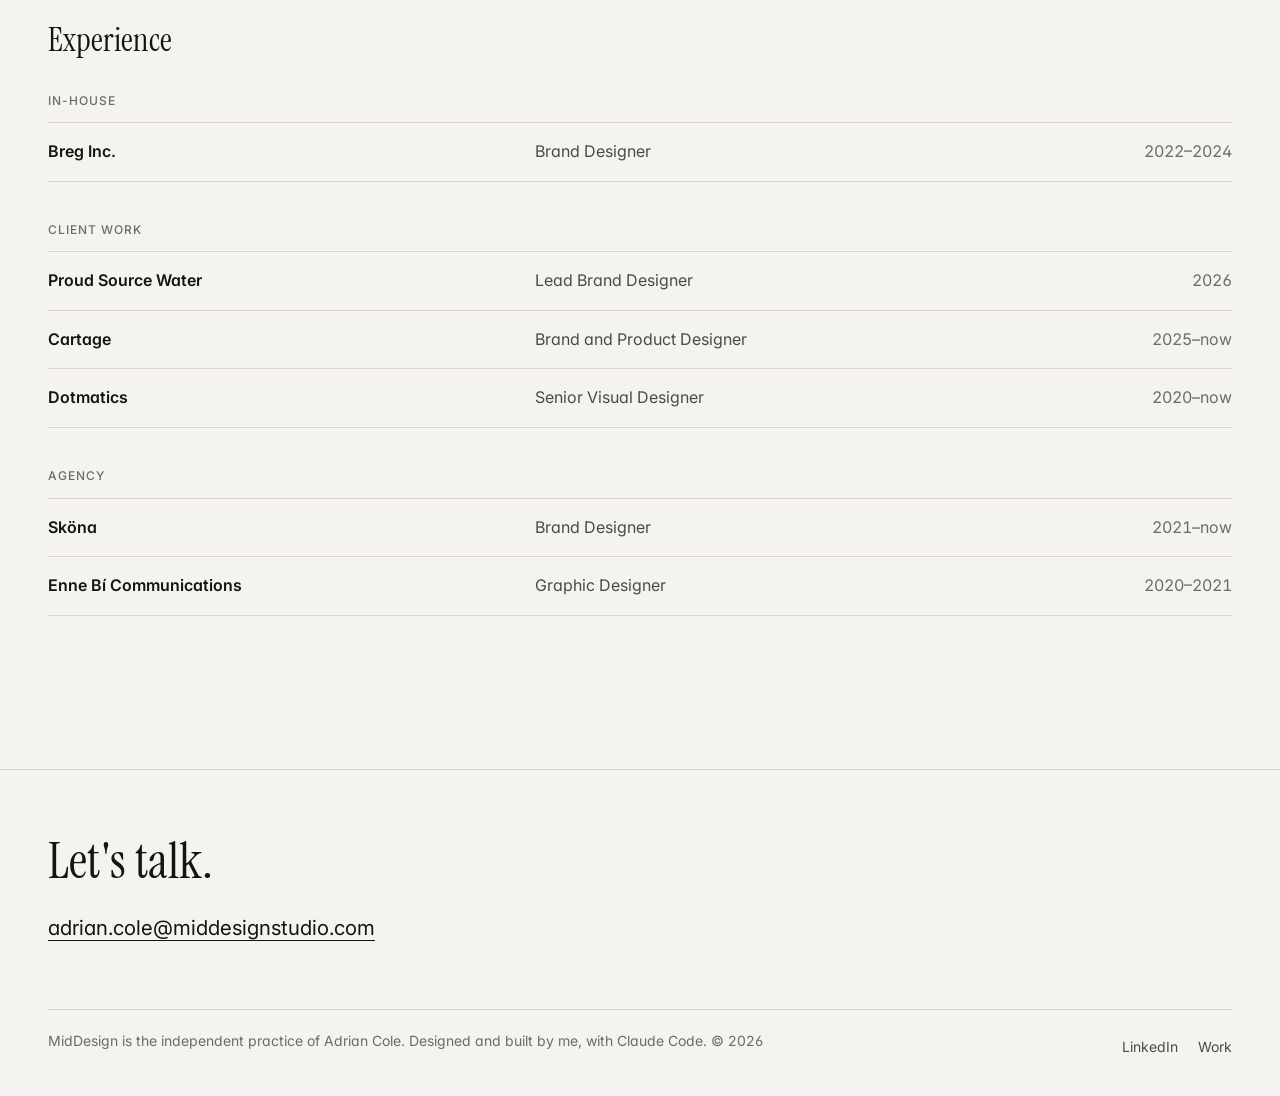
<file: contact.html>
<!DOCTYPE html>
<html lang="en">
<head>
    <meta charset="UTF-8">
    <title>Moved | Adrian Cole</title>
    <meta name="robots" content="noindex">
    <link rel="canonical" href="https://middesignstudio.com/about.html">
    <meta http-equiv="refresh" content="0; url=/about.html">
    <script>location.replace('/about.html');</script>
</head>
<body>
    <p>This page has moved. <a href="/about.html">Go to About</a>.</p>
</body>
</html>
</file>
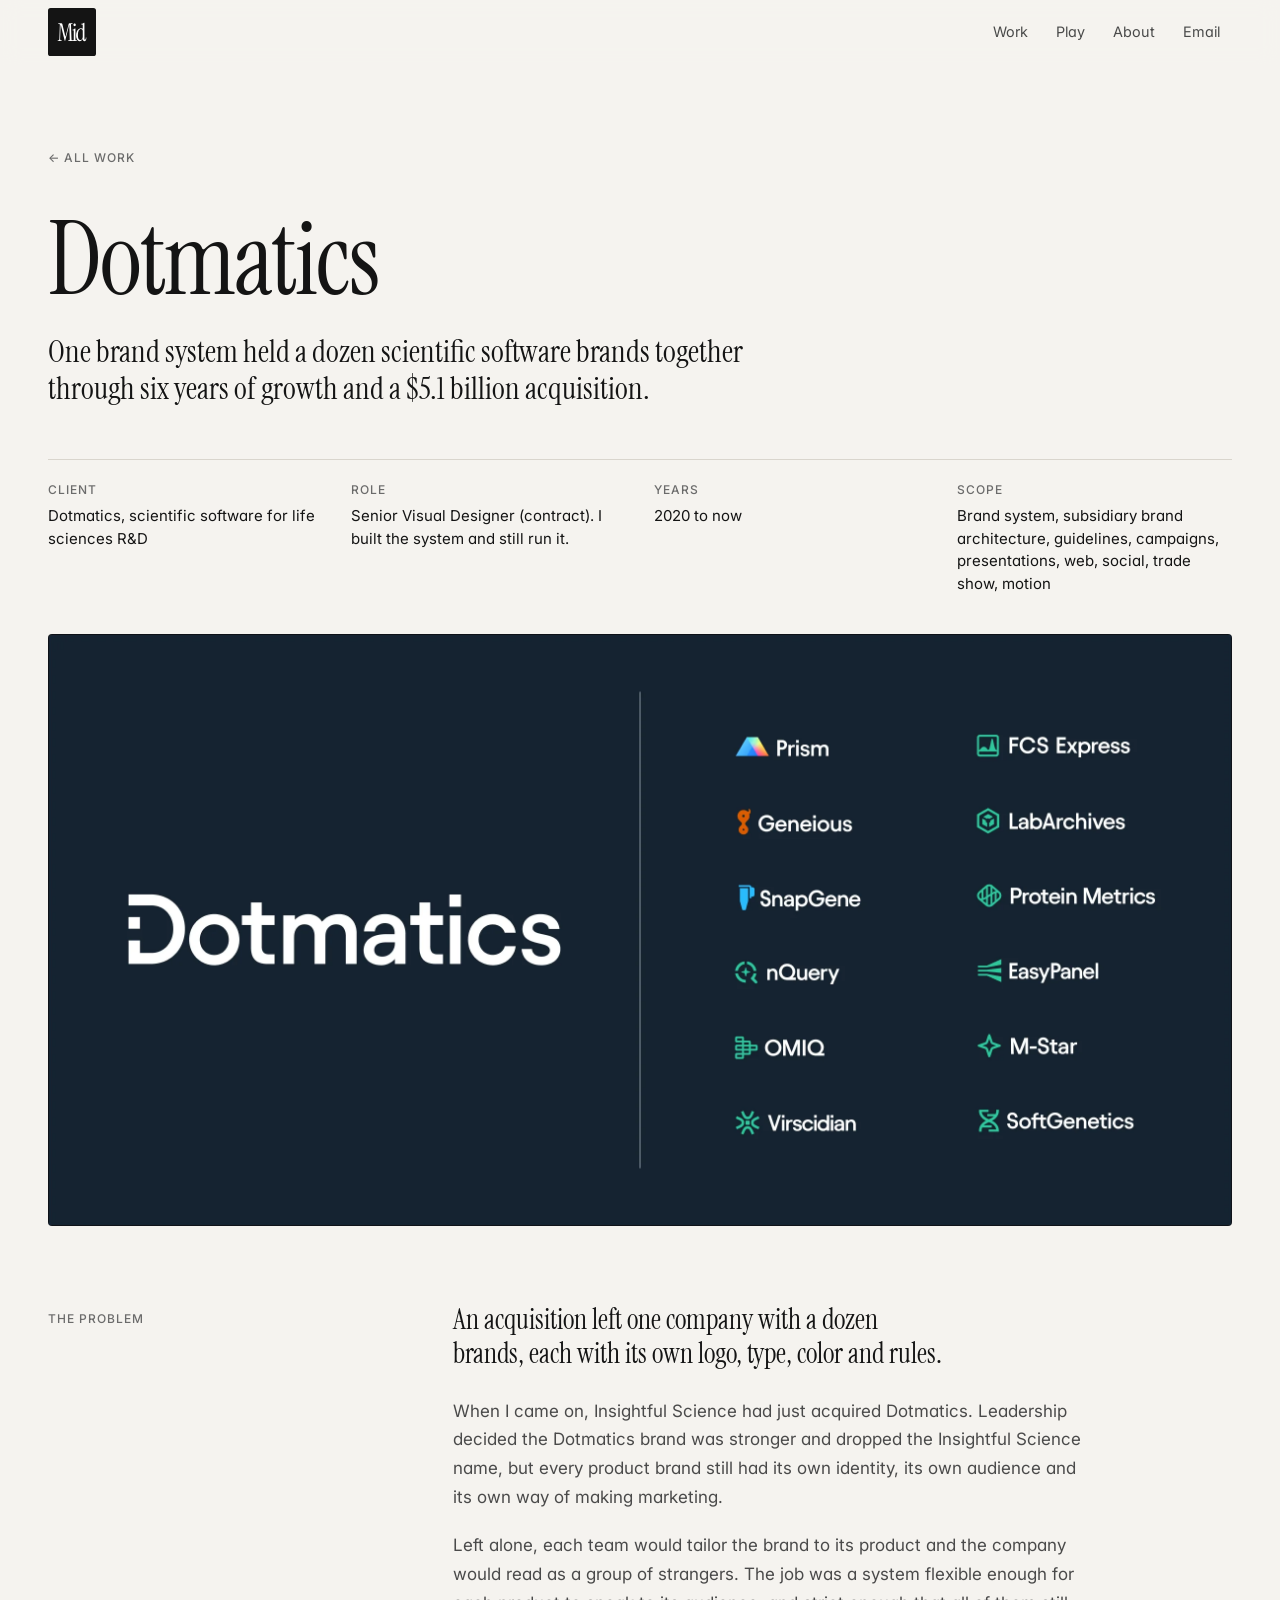
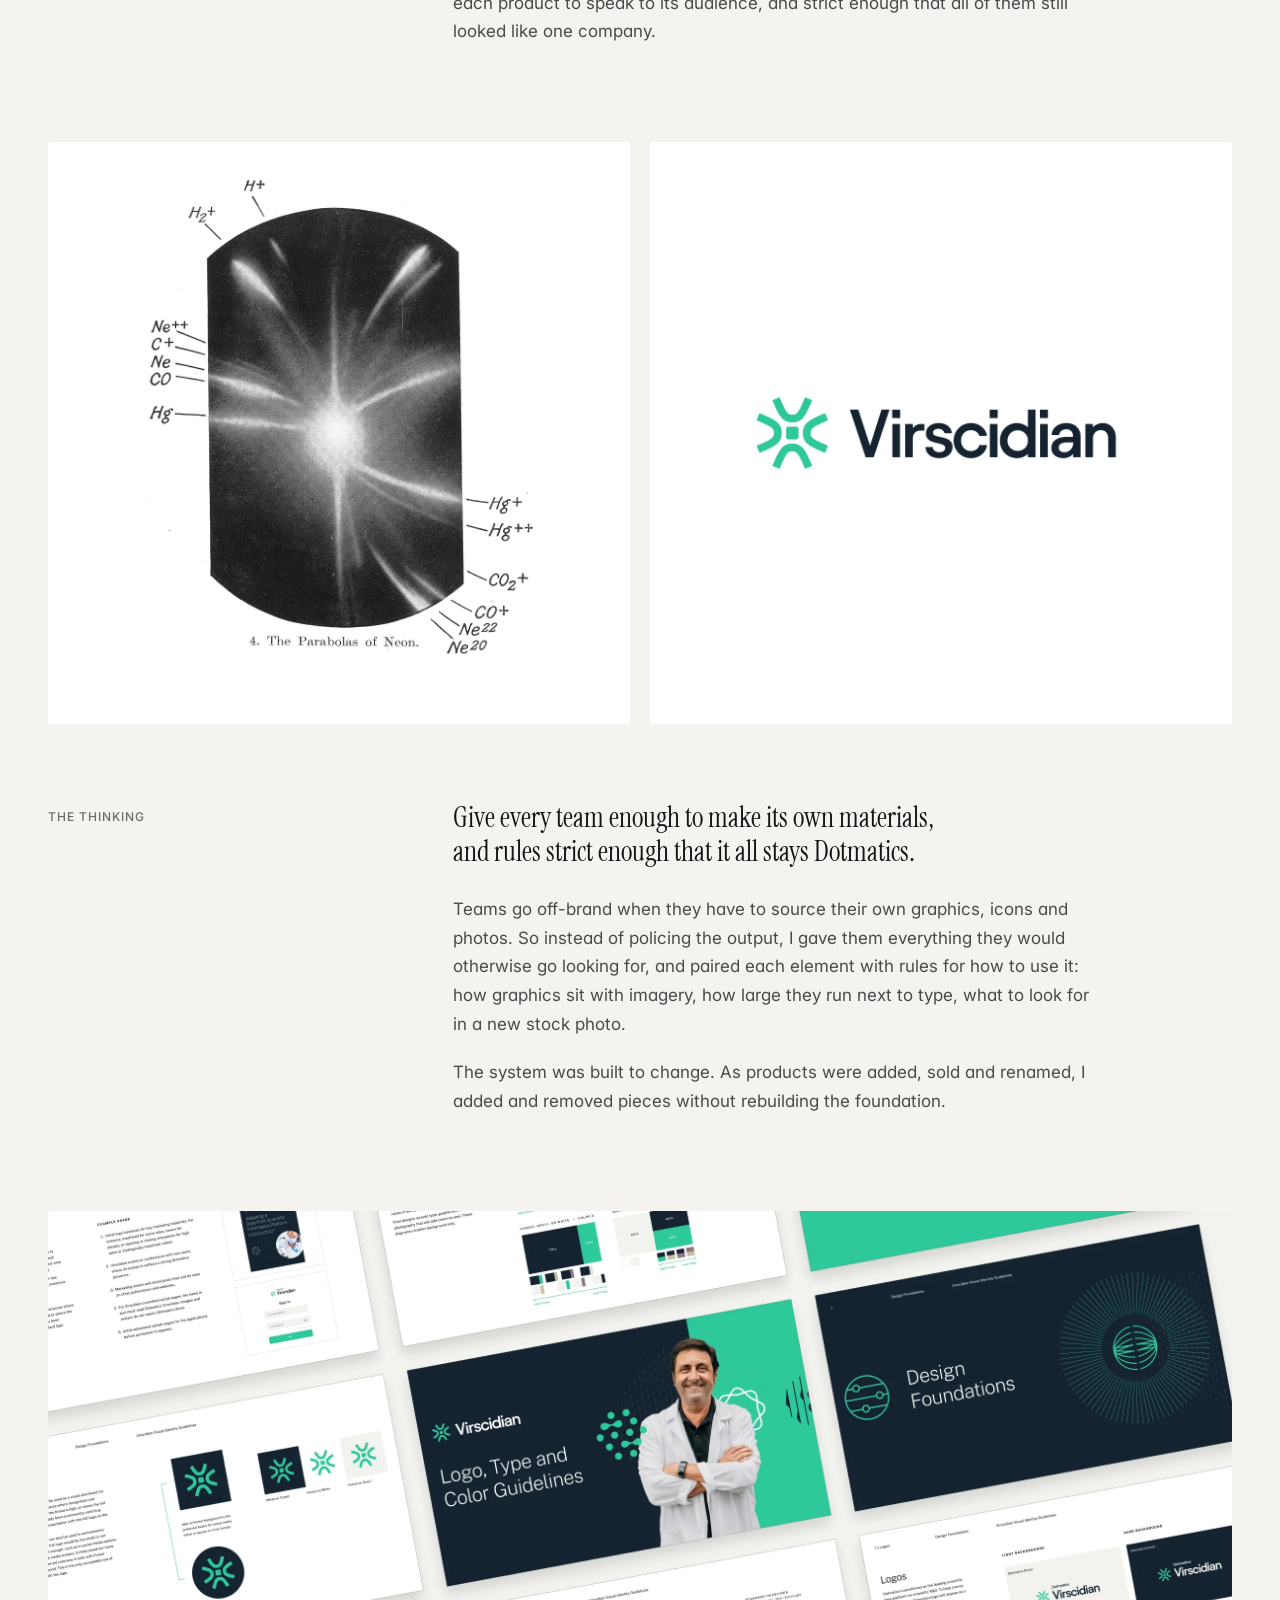
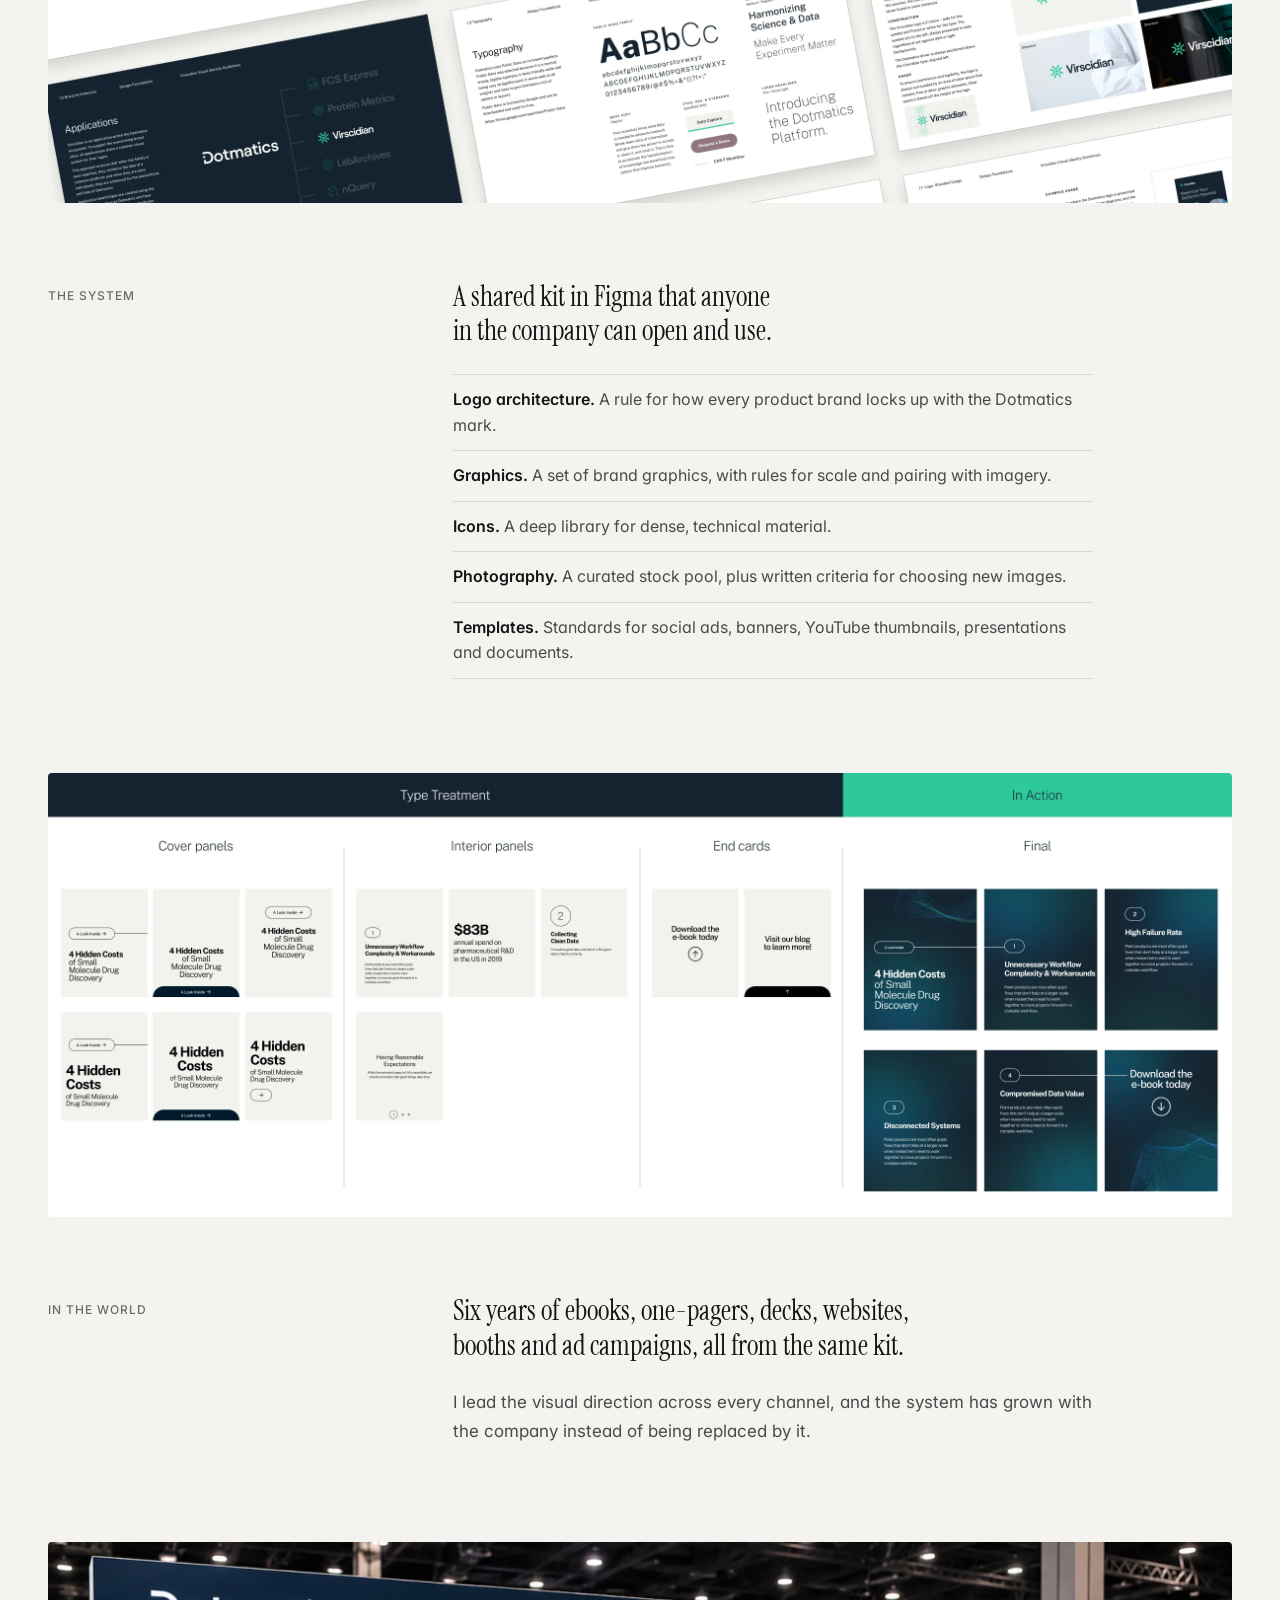
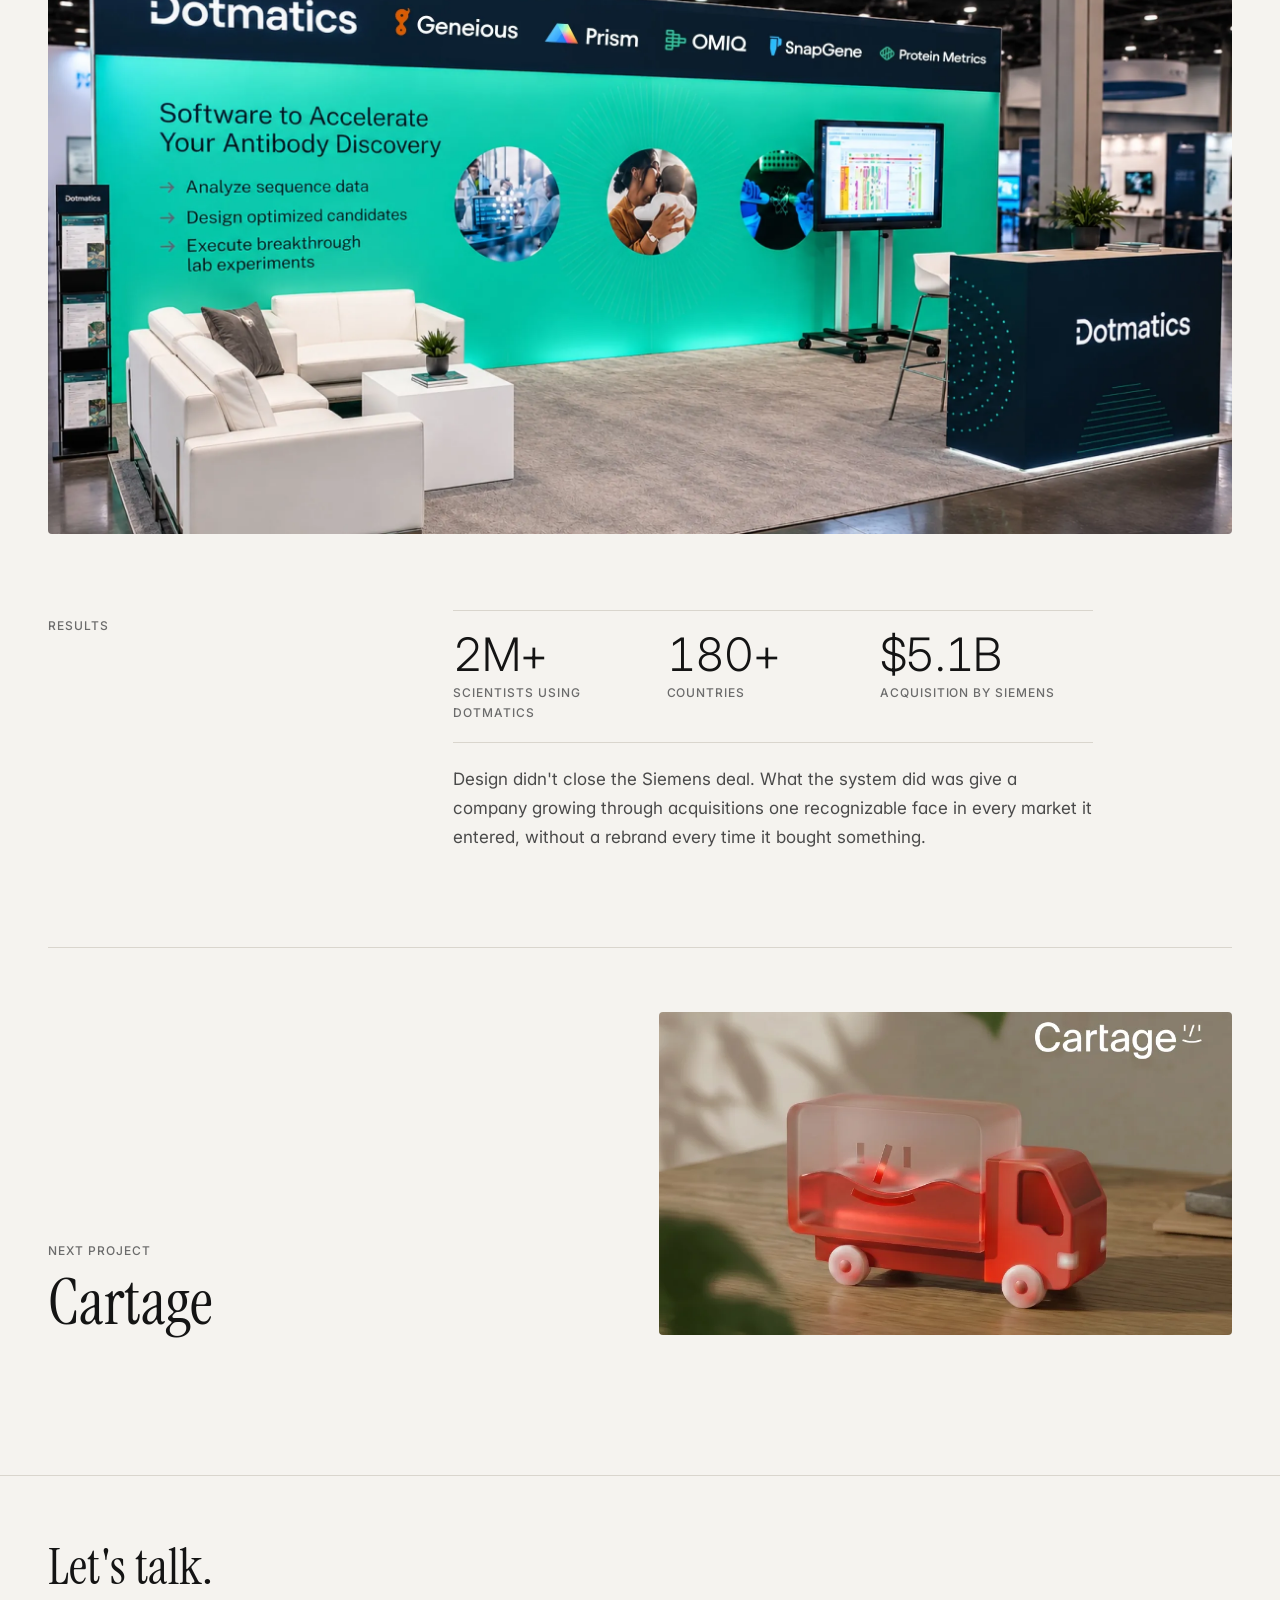
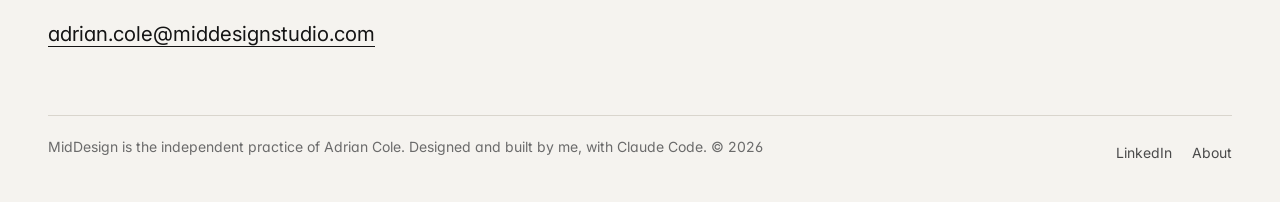
<file: dotmatics.html>
<!DOCTYPE html>
<html lang="en">
<head>
    <meta charset="UTF-8">
    <meta name="viewport" content="width=device-width, initial-scale=1">
    <title>Dotmatics brand system | Adrian Cole</title>
    <meta name="description" content="How one brand system held a dozen scientific software brands together through six years of growth and a $5.1B acquisition by Siemens.">
    <link rel="canonical" href="https://middesignstudio.com/dotmatics.html">
    <meta property="og:title" content="Dotmatics brand system | Adrian Cole">
    <meta property="og:description" content="One brand system for a dozen scientific software brands, through six years of growth and a $5.1B acquisition.">
    <meta property="og:type" content="article">
    <meta property="og:url" content="https://middesignstudio.com/dotmatics.html">
    <meta property="og:image" content="https://middesignstudio.com/images/Dotmatics/dot-og.jpg">
    <meta property="og:image:width" content="1200">
    <meta property="og:image:height" content="630">
    <meta property="og:image:alt" content="The Dotmatics wordmark on dark navy">
    <meta property="og:site_name" content="Adrian Cole">
    <meta property="og:locale" content="en_US">
    <meta name="twitter:card" content="summary_large_image">
    <meta name="theme-color" content="#F5F3EF">
    <link rel="icon" href="images/Favicon.svg" type="image/svg+xml">
    <link rel="apple-touch-icon" href="images/apple-touch-icon.png">
    <link rel="preconnect" href="https://fonts.googleapis.com">
    <link rel="preconnect" href="https://fonts.gstatic.com" crossorigin>
    <link href="https://fonts.googleapis.com/css2?family=Instrument+Serif:ital@0;1&family=Inter:wght@300;400;500;600&display=swap" rel="stylesheet">
    <link rel="stylesheet" href="styles.css">
</head>
<body>
    <a class="skip" href="#main">Skip to content</a>

    <header class="header">
        <div class="wrap header__inner">
            <a class="header__name" href="index.html" aria-label="Adrian Cole, home"><img src="images/Favicon.svg" alt="" width="48" height="48"></a>
            <button class="menu-btn" type="button" aria-expanded="false" aria-controls="nav" aria-label="Open menu">
                <span class="menu-btn__bars" aria-hidden="true"></span>
            </button>
            <nav class="nav" id="nav" aria-label="Main">
                <a href="index.html">Work</a>
                <a href="play.html">Play</a>
                <a href="about.html">About</a>
                <a href="mailto:adrian.cole@middesignstudio.com">Email</a>
            </nav>
        </div>
    </header>

    <main id="main">
        <article>
            <header class="cs-head wrap">
                <a class="cs-head__back label" href="index.html">← All work</a>
                <h1 class="cs-title">Dotmatics</h1>
                <p class="cs-result">One brand system held a dozen scientific software brands together through six years of growth and a $5.1 billion acquisition.</p>

                <dl class="facts">
                    <div><dt class="label">Client</dt><dd>Dotmatics, scientific software for life sciences R&amp;D</dd></div>
                    <div><dt class="label">Role</dt><dd>Senior Visual Designer (contract). I built the system and still run it.</dd></div>
                    <div><dt class="label">Years</dt><dd>2020 to now</dd></div>
                    <div><dt class="label">Scope</dt><dd>Brand system, subsidiary brand architecture, guidelines, campaigns, presentations, web, social, trade show, motion</dd></div>
                </dl>
            </header>

            <figure class="cs-cover wrap">
                <img src="images/Dotmatics/Cover-Full_Bleed-2400x1200.webp" alt="The Dotmatics wordmark beside the logos of twelve product brands, including Prism, SnapGene, Geneious and OMIQ" width="2400" height="1200">
            </figure>

            <div class="wrap">
                <section class="block" aria-labelledby="problem">
                    <h2 class="block__label label" id="problem">The problem</h2>
                    <div class="block__body">
                        <p class="block__lead">An acquisition left one company with a dozen brands, each with its own logo, type, color and rules.</p>
                        <p>When I came on, Insightful Science had just acquired Dotmatics. Leadership decided the Dotmatics brand was stronger and dropped the Insightful Science name, but every product brand still had its own identity, its own audience and its own way of making marketing.</p>
                        <p>Left alone, each team would tailor the brand to its product and the company would read as a group of strangers. The job was a system flexible enough for each product to speak to its audience, and strict enough that all of them still looked like one company.</p>
                    </div>
                </section>

                <div class="figs figs--2">
                    <figure class="reveal" data-reveal>
                        <img src="images/Dotmatics/Square-Left-Image-Initial_State-1200x1200.webp" alt="Archival plate: The Parabolas of Neon, light streaks radiating from a bright center" width="1200" height="1200" loading="lazy">
                        <img class="reveal__after" src="images/Dotmatics/Square-Left-Image-Reveal-1200x1200.webp" alt="Virscidian logomark based on the science behind the software" width="1200" height="1200" loading="lazy">
                    </figure>
                    <figure class="reveal" data-reveal>
                        <img src="images/Dotmatics/Square-Right-Image-Initial_State-1200x1200.webp" alt="Virscidian logo lockup" width="1200" height="1200" loading="lazy">
                        <img class="reveal__after" src="images/Dotmatics/Square-Right-Image-Reveal-1200x1200.webp" alt="Virscidian lockup annotated: 40px square mark, same gap, same font treatment" width="1200" height="1200" loading="lazy">
                    </figure>
                </div>

                <section class="block" aria-labelledby="thinking">
                    <h2 class="block__label label" id="thinking">The thinking</h2>
                    <div class="block__body">
                        <p class="block__lead">Give every team enough to make its own materials, and rules strict enough that it all stays Dotmatics.</p>
                        <p>Teams go off-brand when they have to source their own graphics, icons and photos. So instead of policing the output, I gave them everything they would otherwise go looking for, and paired each element with rules for how to use it: how graphics sit with imagery, how large they run next to type, what to look for in a new stock photo.</p>
                        <p>The system was built to change. As products were added, sold and renamed, I added and removed pieces without rebuilding the foundation.</p>
                    </div>
                </section>

                <figure class="figs">
                    <img src="images/Dotmatics/Branding-2400x1200.webp" alt="Virscidian brand guideline pages: logo, type and color, typography, logo usage and applications" width="2400" height="1200" loading="lazy">
                </figure>

                <section class="block" aria-labelledby="system">
                    <h2 class="block__label label" id="system">The system</h2>
                    <div class="block__body">
                        <p class="block__lead">A shared kit in Figma that anyone in the company can open and use.</p>
                        <ul>
                            <li><strong>Logo architecture.</strong> A rule for how every product brand locks up with the Dotmatics mark.</li>
                            <li><strong>Graphics.</strong> A set of brand graphics, with rules for scale and pairing with imagery.</li>
                            <li><strong>Icons.</strong> A deep library for dense, technical material.</li>
                            <li><strong>Photography.</strong> A curated stock pool, plus written criteria for choosing new images.</li>
                            <li><strong>Templates.</strong> Standards for social ads, banners, YouTube thumbnails, presentations and documents.</li>
                        </ul>
                    </div>
                </section>

                <figure class="figs">
                    <img src="images/Dotmatics/Social-2400x900.webp" alt="Social carousel for an ebook on the hidden costs of small molecule drug discovery: type treatments for cover, interior and end panels, then the final panels" width="2400" height="900" loading="lazy">
                </figure>

                <section class="block" aria-labelledby="world">
                    <h2 class="block__label label" id="world">In the world</h2>
                    <div class="block__body">
                        <p class="block__lead">Six years of ebooks, one-pagers, decks, websites, booths and ad campaigns, all from the same kit.</p>
                        <p>I lead the visual direction across every channel, and the system has grown with the company instead of being replaced by it.</p>
                    </div>
                </section>

                <figure class="figs">
                    <img src="images/Dotmatics/Event-2400x1200.webp" alt="Dotmatics trade show booth: a teal backdrop reading 'Software to Accelerate Your Antibody Discovery' under the Geneious, Prism, OMIQ, SnapGene and Protein Metrics logos" width="2400" height="1200" loading="lazy">
                </figure>
            </div>

            <div class="wrap">
                <section class="block" aria-labelledby="results">
                    <h2 class="block__label label" id="results">Results</h2>
                    <div class="block__body">
                        <dl class="stats">
                            <div><dt class="label">Scientists using Dotmatics</dt><dd>2M+</dd></div>
                            <div><dt class="label">Countries</dt><dd>180+</dd></div>
                            <div><dt class="label">Acquisition by Siemens</dt><dd>$5.1B</dd></div>
                        </dl>
                        <p>Design didn't close the Siemens deal. What the system did was give a company growing through acquisitions one recognizable face in every market it entered, without a rebrand every time it bought something.</p>
                    </div>
                </section>
            </div>

            <div class="wrap">
                <a class="next" href="cartage.html">
                    <div>
                        <span class="label">Next project</span>
                        <p class="next__title">Cartage</p>
                    </div>
                    <div class="card__media">
                        <img src="images/Cartage/Project_Thumbnail-960x640.webp" alt="" width="960" height="640" loading="lazy">
                    </div>
                </a>
            </div>
        </article>
    </main>

    <footer class="footer">
        <div class="wrap">
            <p class="footer__cta">Let's talk.</p>
            <a class="footer__email" href="mailto:adrian.cole@middesignstudio.com">adrian.cole@middesignstudio.com</a>
            <div class="footer__row">
                <p>MidDesign is the independent practice of Adrian Cole. Designed and built by me, with Claude Code. © <span id="year">2026</span></p>
                <div class="footer__links">
                    <a href="https://www.linkedin.com/in/adrian-middesign/">LinkedIn</a>
                    <a href="about.html">About</a>
                </div>
            </div>
        </div>
    </footer>

    <script src="script.js"></script>
</body>
</html>
</file>
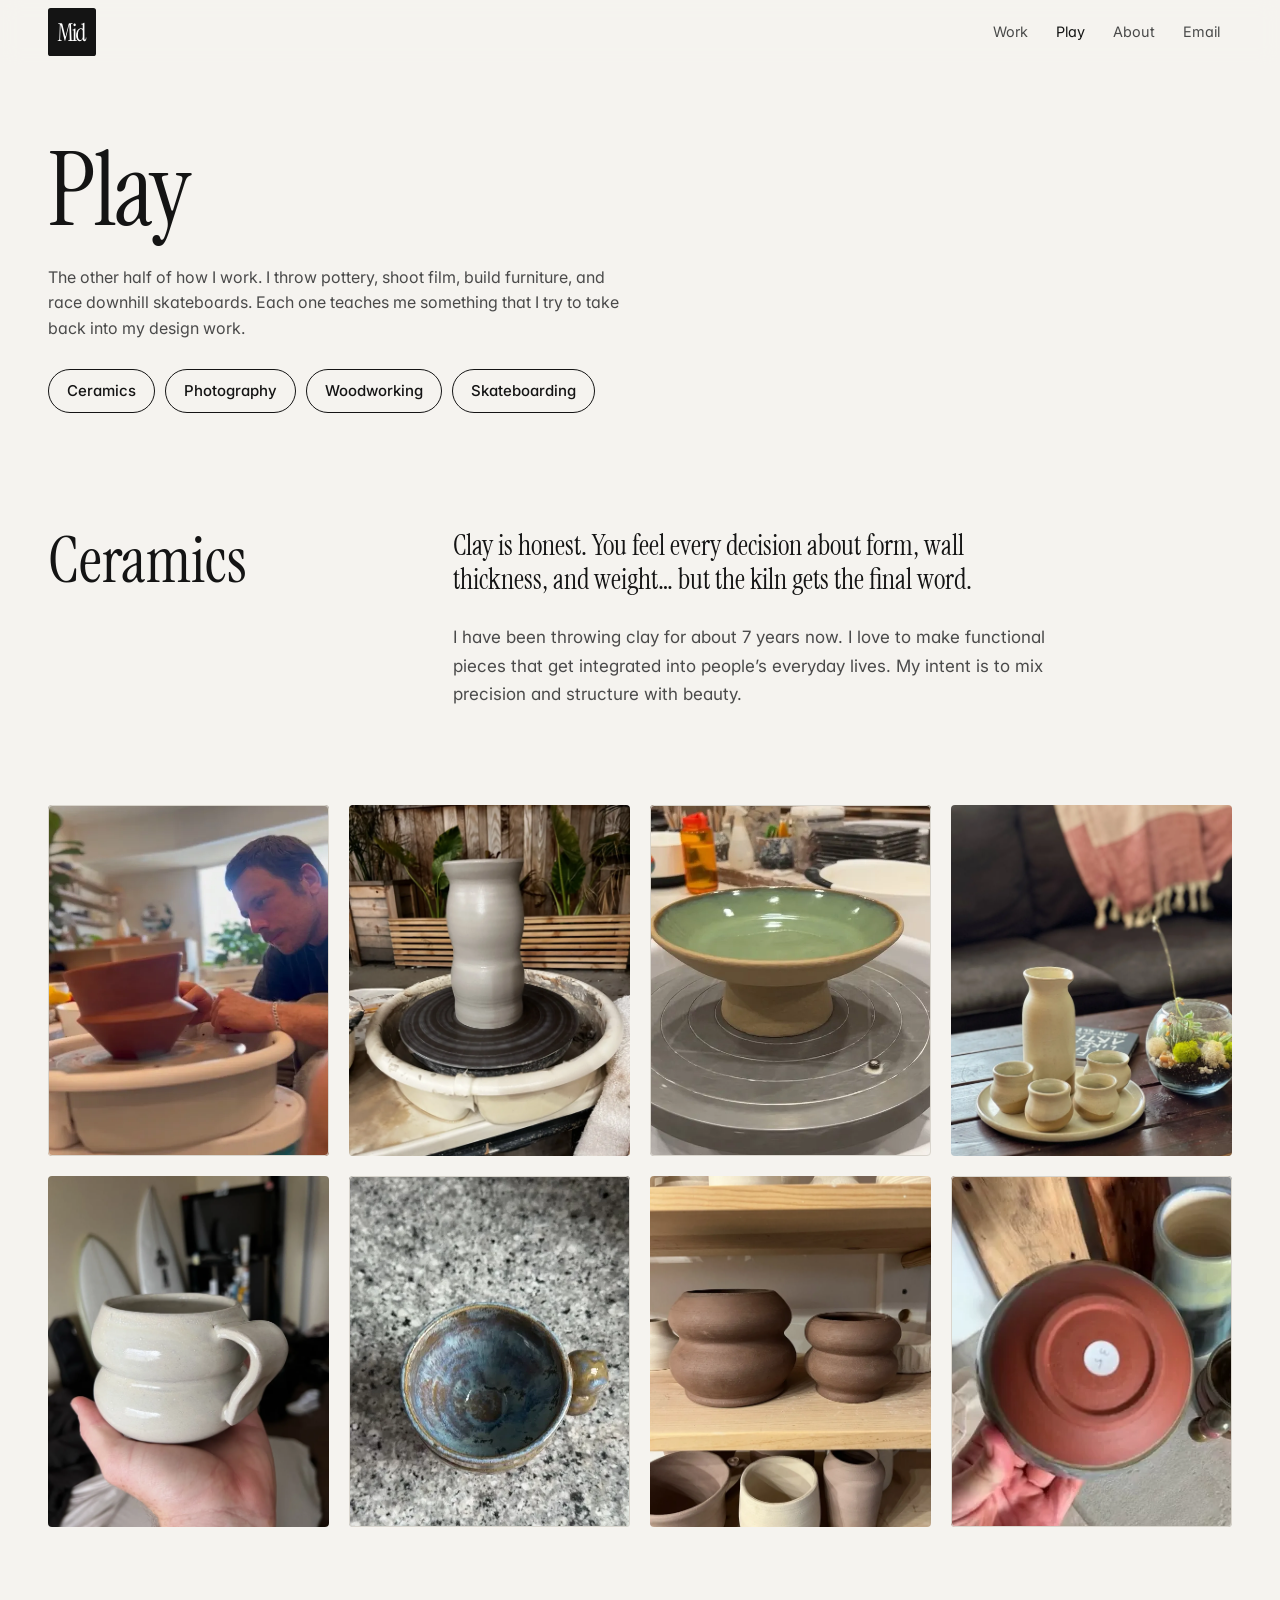
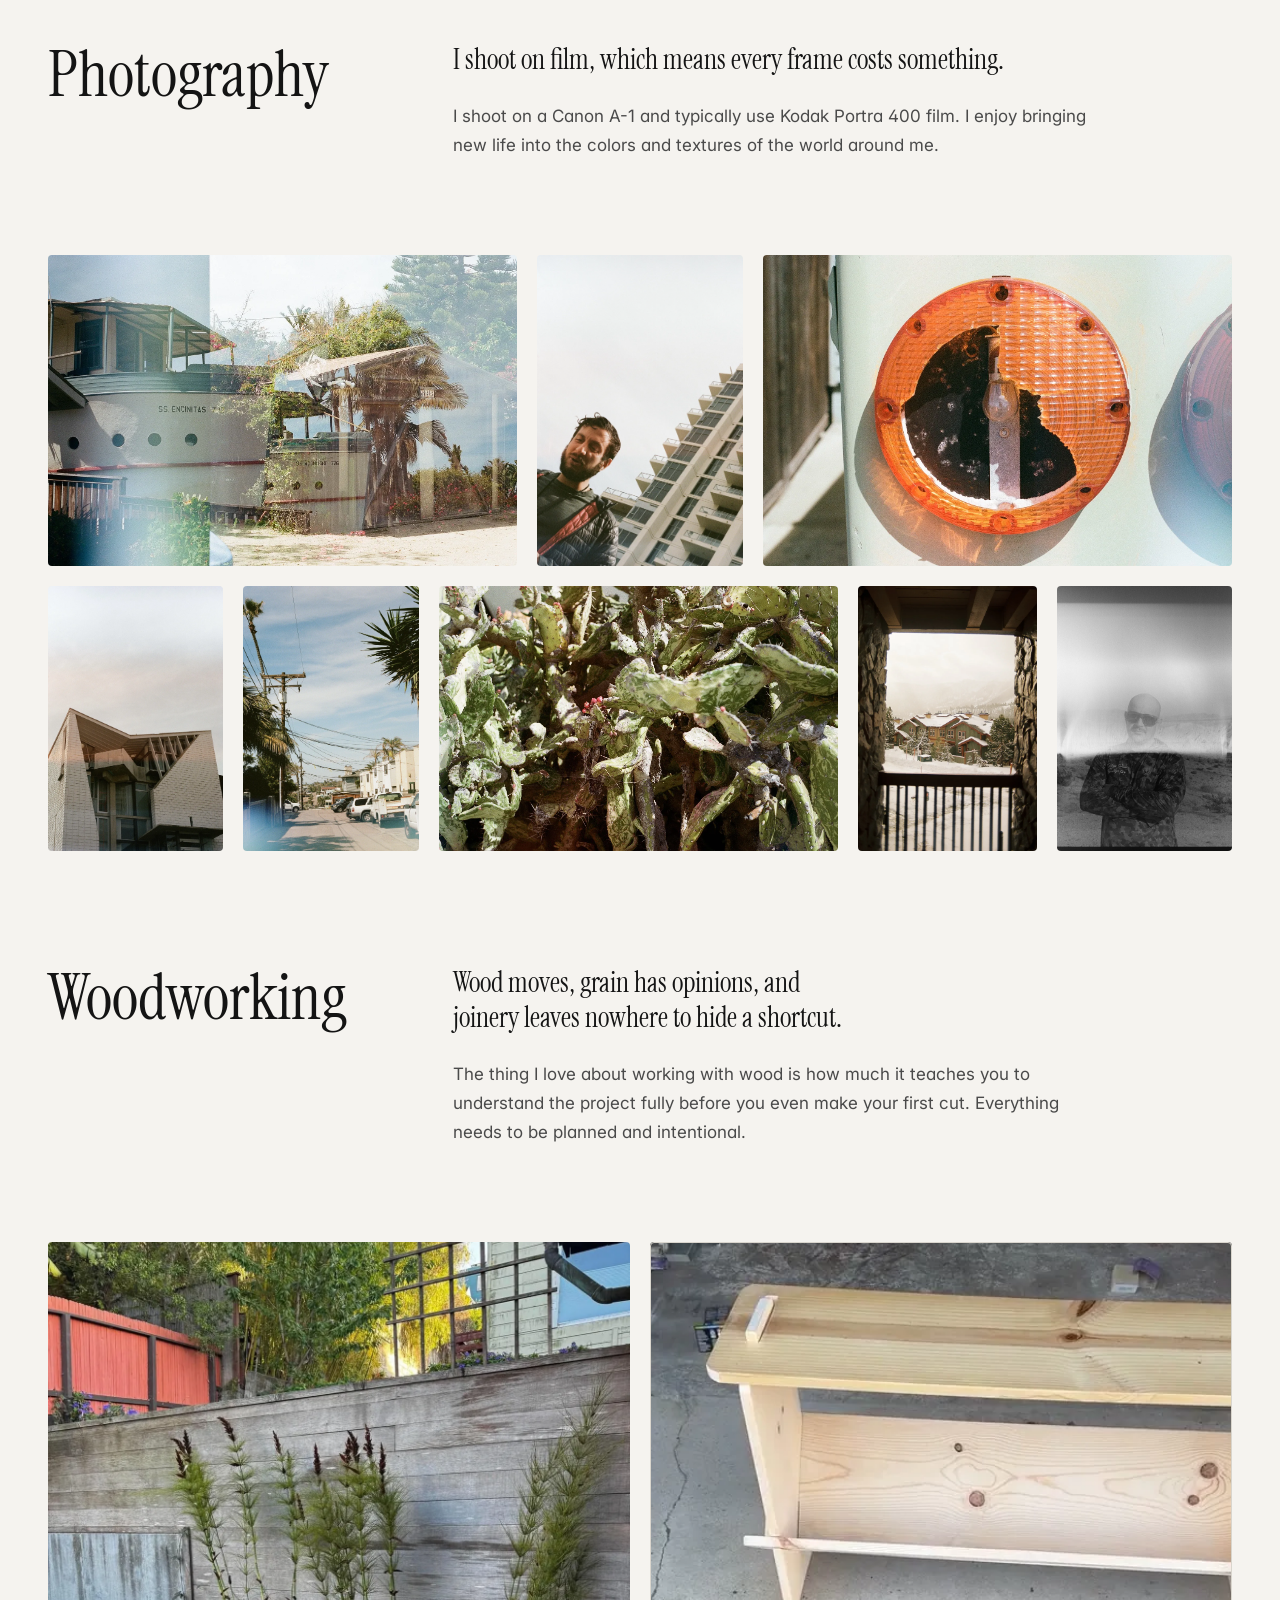
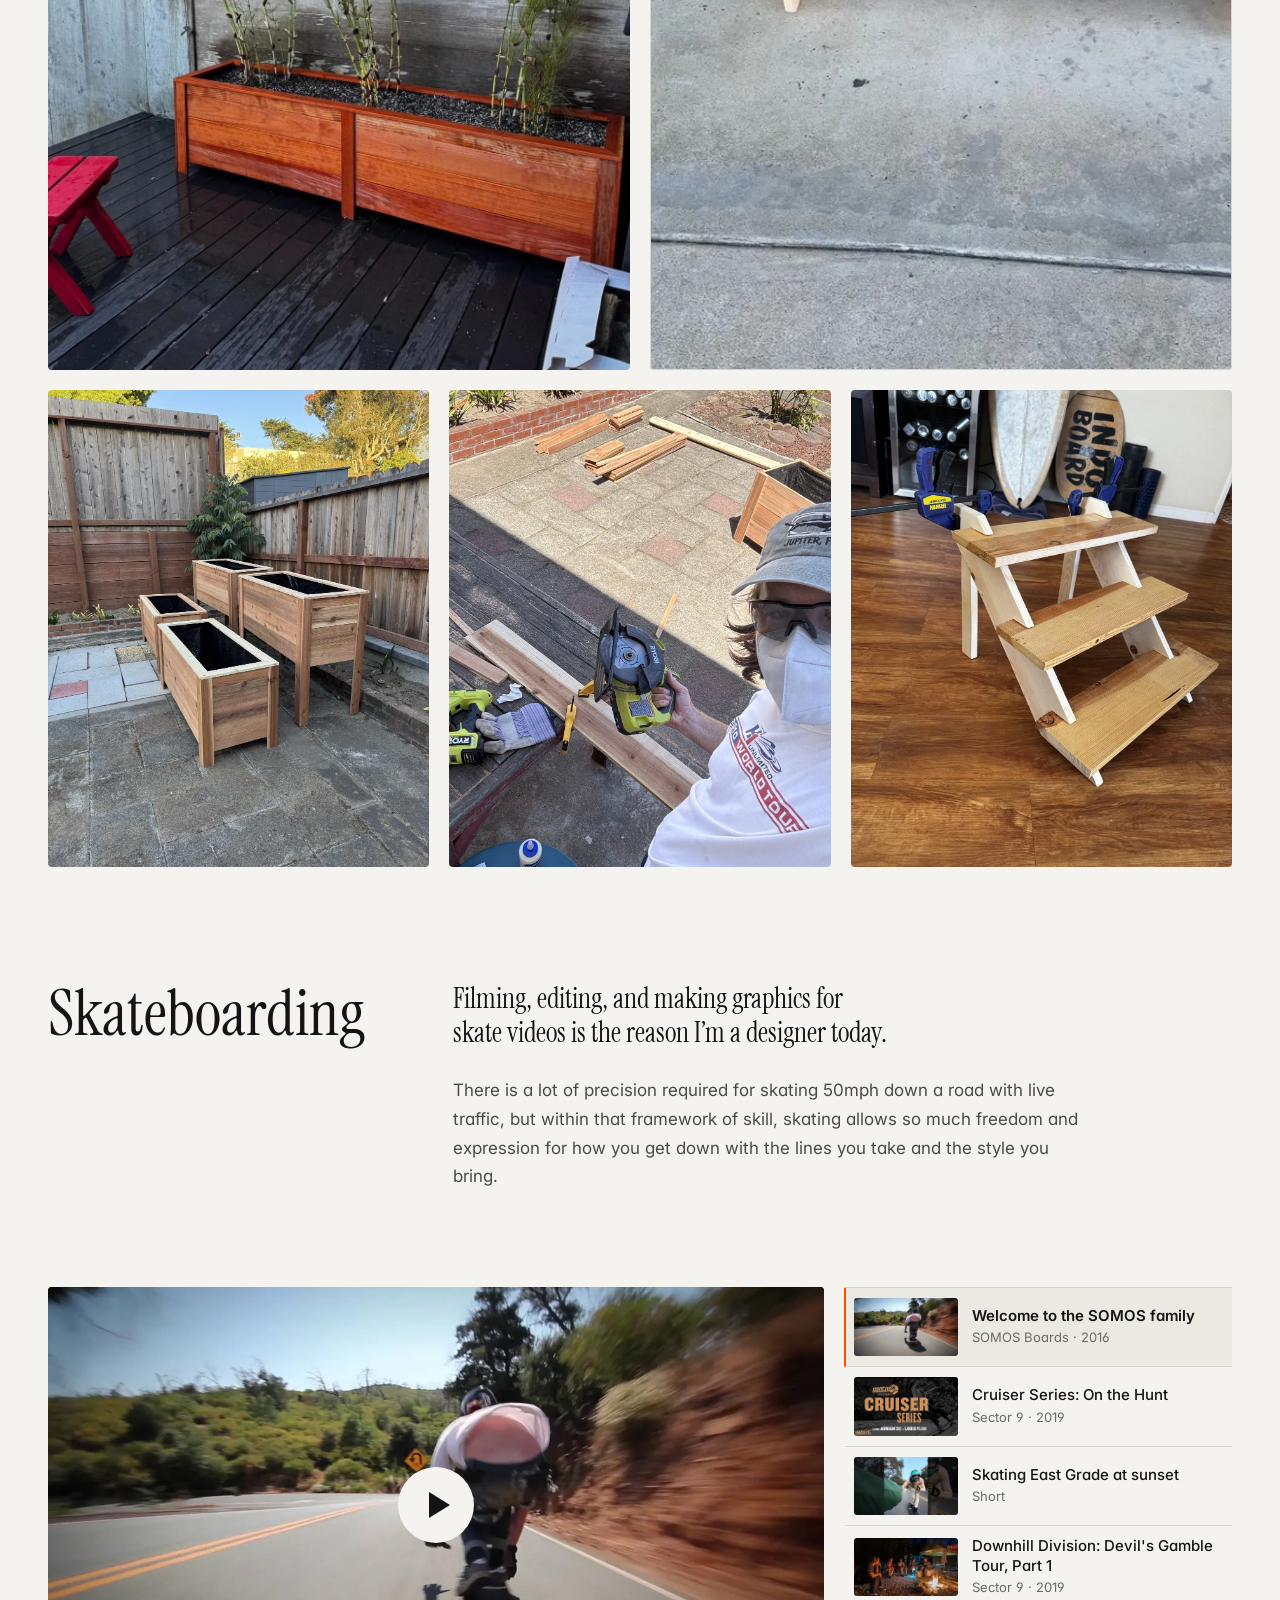
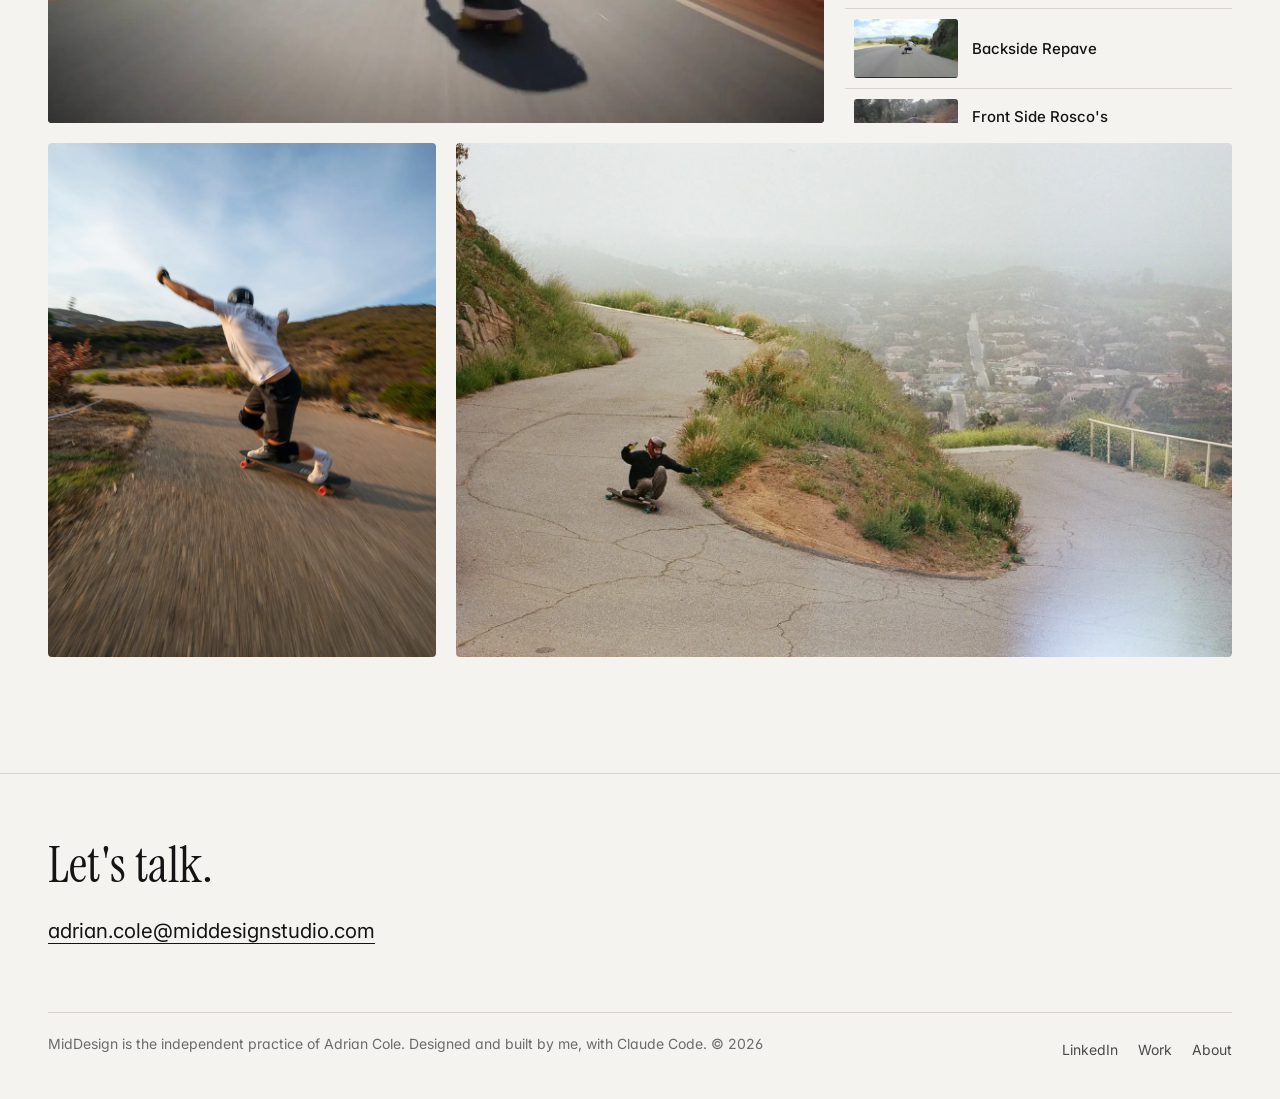
<file: play.html>
<!DOCTYPE html>
<html lang="en">
<head>
    <meta charset="UTF-8">
    <meta name="viewport" content="width=device-width, initial-scale=1">
    <title>Play | Adrian Cole</title>
    <meta name="description" content="Off the clock, Adrian Cole throws pottery, shoots film, builds furniture and races downhill skateboards.">
    <link rel="canonical" href="https://middesignstudio.com/play.html">
    <meta property="og:title" content="Play | Adrian Cole">
    <meta property="og:description" content="Ceramics, film photography, woodworking and downhill skateboarding.">
    <meta property="og:type" content="website">
    <meta property="og:url" content="https://middesignstudio.com/play.html">
    <meta property="og:image" content="https://middesignstudio.com/images/og-image.jpg">
    <meta property="og:image:width" content="1200">
    <meta property="og:image:height" content="630">
    <meta property="og:image:alt" content="The MidDesign wordmark in white on black">
    <meta property="og:site_name" content="Adrian Cole">
    <meta property="og:locale" content="en_US">
    <meta name="twitter:card" content="summary_large_image">
    <meta name="theme-color" content="#F5F3EF">
    <link rel="icon" href="images/Favicon.svg" type="image/svg+xml">
    <link rel="apple-touch-icon" href="images/apple-touch-icon.png">
    <link rel="preconnect" href="https://fonts.googleapis.com">
    <link rel="preconnect" href="https://fonts.gstatic.com" crossorigin>
    <link href="https://fonts.googleapis.com/css2?family=Instrument+Serif:ital@0;1&family=Inter:wght@300;400;500;600&display=swap" rel="stylesheet">
    <link rel="stylesheet" href="styles.css">
</head>
<body>
    <a class="skip" href="#main">Skip to content</a>

    <header class="header">
        <div class="wrap header__inner">
            <a class="header__name" href="index.html" aria-label="Adrian Cole, home"><img src="images/Favicon.svg" alt="" width="48" height="48"></a>
            <button class="menu-btn" type="button" aria-expanded="false" aria-controls="nav" aria-label="Open menu">
                <span class="menu-btn__bars" aria-hidden="true"></span>
            </button>
            <nav class="nav" id="nav" aria-label="Main">
                <a href="index.html">Work</a>
                <a href="play.html" aria-current="page">Play</a>
                <a href="about.html">About</a>
                <a href="mailto:adrian.cole@middesignstudio.com">Email</a>
            </nav>
        </div>
    </header>

    <main id="main">

        <section class="play-head wrap" aria-labelledby="play-title">
            <h1 class="cs-title" id="play-title">Play</h1>
            <p>The other half of how I work. I throw pottery, shoot film, build furniture, and race downhill skateboards. Each one teaches me something that I try to take back into my design work.</p>
            <nav class="play-nav" aria-label="On this page">
                <a class="btn" href="#ceramics">Ceramics</a>
                <a class="btn" href="#photography">Photography</a>
                <a class="btn" href="#woodworking">Woodworking</a>
                <a class="btn" href="#skateboarding">Skateboarding</a>
            </nav>
        </section>


        <section class="craft wrap" id="ceramics" aria-labelledby="ceramics-title">
            <div class="block">
                <div>
                    <h2 class="craft__title" id="ceramics-title">Ceramics</h2>
                </div>
                <div class="block__body">
                    <p class="block__lead">Clay is honest. You feel every decision about form, wall thickness, and weight… but the kiln gets the final word.</p>
                    <p>I have been throwing clay for about 7 years now. I love to make functional pieces that get integrated into people’s everyday lives. My intent is to mix precision and structure with beauty.</p>
                </div>
            </div>
            <div class="figs figs--4 figs--tiles">
                <figure><video data-loop muted loop playsinline preload="none" poster="images/Play/ceramics-throwing-poster.webp" aria-label="Throwing a pot on the wheel"><source src="images/Play/ceramics-throwing.mp4" type="video/mp4"></video></figure>
                <figure><img src="images/Play/ceramics-vase-wheel.webp" alt="A freshly thrown white vase on the wheel" width="1200" height="1600" loading="lazy"></figure>
                <figure><video data-loop muted loop playsinline preload="none" poster="images/Play/ceramics-trimming-poster.webp" aria-label="A green-glazed bowl spinning on the wheel"><source src="images/Play/ceramics-trimming.mp4" type="video/mp4"></video></figure>
                <figure><img src="images/Play/ceramics-sake-set.webp" alt="A cream sake set with a bottle and four cups on a tray" width="1200" height="1600" loading="lazy"></figure>
                <figure><img src="images/Play/ceramics-mug.webp" alt="A white mug with a rounded double-bulb form, held in one hand" width="1200" height="1600" loading="lazy"></figure>
                <figure><video data-loop muted loop playsinline preload="none" poster="images/Play/ceramics-blue-cup-poster.webp" aria-label="A small blue-glazed cup turning in the light"><source src="images/Play/ceramics-blue-cup.mp4" type="video/mp4"></video></figure>
                <figure><img src="images/Play/ceramics-shelf.webp" alt="Two dark clay pots with stacked, rounded forms on a studio shelf" width="1200" height="1600" loading="lazy"></figure>
                <figure><video data-loop muted loop playsinline preload="none" poster="images/Play/ceramics-mugs-poster.webp" aria-label="Stacked glazed mugs in green and pink"><source src="images/Play/ceramics-mugs.mp4" type="video/mp4"></video></figure>
            </div>
        </section>



        <section class="craft wrap" id="photography" aria-labelledby="photo-title">
            <div class="block">
                <div>
                    <h2 class="craft__title" id="photo-title">Photography</h2>
                </div>
                <div class="block__body">
                    <p class="block__lead">I shoot on film, which means every frame costs something.</p>
                    <p>I shoot on a Canon A-1 and typically use Kodak Portra 400 film. I enjoy bringing new life into the colors and textures of the world around me.</p>
                </div>
            </div>
            <div class="figs figs--photos">
                <div class="photo-row">
                    <figure style="flex: 1.509"><img src="images/Play/photo-2.webp" alt="Double exposure of a boat-shaped house and a garden" width="1545" height="1024" loading="lazy"></figure>
                    <figure style="flex: 0.663"><img src="images/Play/photo-1.webp" alt="Self-portrait looking up beside a white high-rise" width="1024" height="1545" loading="lazy"></figure>
                    <figure style="flex: 1.509"><img src="images/Play/photo-5.webp" alt="A cracked orange light lens on a white wall" width="1545" height="1024" loading="lazy"></figure>
                </div>
                <div class="photo-row">
                    <figure style="flex: 0.663"><img src="images/Play/photo-4.webp" alt="An angular tiled building against a pale sky" width="1024" height="1545" loading="lazy"></figure>
                    <figure style="flex: 0.663"><img src="images/Play/photo-6.webp" alt="A beach town street with palm trees and power lines" width="1024" height="1545" loading="lazy"></figure>
                    <figure style="flex: 1.509"><img src="images/Play/photo-8.webp" alt="Close-up of speckled green leaves" width="1545" height="1024" loading="lazy"></figure>
                    <figure style="flex: 0.676"><img src="images/Play/photo-7.webp" alt="A snowy mountain village framed by a dark doorway" width="1081" height="1600" loading="lazy"></figure>
                    <figure style="flex: 0.663"><img src="images/Play/photo-9.webp" alt="Black and white portrait of a man in sunglasses with arms crossed in the desert" width="1024" height="1545" loading="lazy"></figure>
                </div>
            </div>
        </section>



        <section class="craft wrap" id="woodworking" aria-labelledby="wood-title">
            <div class="block">
                <div>
                    <h2 class="craft__title" id="wood-title">Woodworking</h2>
                </div>
                <div class="block__body">
                    <p class="block__lead">Wood moves, grain has opinions, and joinery leaves nowhere to hide a shortcut.</p>
                    <p>The thing I love about working with wood is how much it teaches you to understand the project fully before you even make your first cut. Everything needs to be planned and intentional.</p>
                </div>
            </div>
            <div class="figs">
                <div class="figs figs--2 figs--tiles">
                    <figure><img src="images/Play/wood-bamboo-planter.webp" alt="A long cedar planter with bamboo against a backyard fence" width="1200" height="1600" loading="lazy"></figure>
                    <figure><video data-loop muted loop playsinline preload="none" poster="images/Play/wood-bench-poster.webp" aria-label="A finished pine bench in a garage"><source src="images/Play/wood-bench.mp4" type="video/mp4"></video></figure>
                </div>
                <div class="figs figs--3 figs--tiles">
                    <figure><img src="images/Play/wood-planters.webp" alt="Three finished cedar planter boxes in a backyard" width="1200" height="1600" loading="lazy"></figure>
                    <figure><img src="images/Play/wood-cutting.webp" alt="Cutting cedar boards with a circular saw, wearing a mask and safety glasses" width="1200" height="1600" loading="lazy"></figure>
                    <figure><img src="images/Play/wood-plant-stand.webp" alt="A stepped wooden plant stand with white sides" width="1200" height="1600" loading="lazy"></figure>
                </div>
            </div>
        </section>



        <section class="craft wrap" id="skateboarding" aria-labelledby="skate-title">
            <div class="block">
                <div>
                    <h2 class="craft__title" id="skate-title">Skateboarding</h2>
                </div>
                <div class="block__body">
                    <p class="block__lead">Filming, editing, and making graphics for skate videos is the reason I’m a designer today.</p>
                    <p>There is a lot of precision required for skating 50mph down a road with live traffic, but within that framework of skill, skating allows so much freedom and expression for how you get down with the lines you take and the style you bring.</p>
                </div>
            </div>
            <div class="vplayer" data-vplayer>
                <div class="vplayer__stage">
                    <a class="vplayer__poster" href="https://www.youtube.com/watch?v=R4MnfXgdUDA" aria-label="Play video: Welcome to the SOMOS family">
                        <img src="images/Play/videos/R4MnfXgdUDA-max.webp" alt="" width="1280" height="720">
                        <span class="vplayer__icon" aria-hidden="true"></span>
                    </a>
                </div>
                <div class="vplayer__side">
                    <ol class="vplayer__list" aria-label="Skate videos">
                        <li><a class="vplayer__item" href="https://www.youtube.com/watch?v=R4MnfXgdUDA" data-id="R4MnfXgdUDA" aria-current="true">
                            <span class="vplayer__thumb"><img src="images/Play/videos/R4MnfXgdUDA.webp" alt="" width="480" height="360" loading="lazy"></span>
                            <span class="vplayer__text"><span class="vplayer__title">Welcome to the SOMOS family</span><span class="vplayer__meta">SOMOS Boards · 2016</span></span>
                        </a></li>
                        <li><a class="vplayer__item" href="https://www.youtube.com/watch?v=9yNG-jc-xpg" data-id="9yNG-jc-xpg">
                            <span class="vplayer__thumb"><img src="images/Play/videos/9yNG-jc-xpg.webp" alt="" width="480" height="360" loading="lazy"></span>
                            <span class="vplayer__text"><span class="vplayer__title">Cruiser Series: On the Hunt</span><span class="vplayer__meta">Sector 9 · 2019</span></span>
                        </a></li>
                        <li><a class="vplayer__item" href="https://www.youtube.com/watch?v=4FJSw8pjNj8" data-id="4FJSw8pjNj8">
                            <span class="vplayer__thumb"><img src="images/Play/videos/4FJSw8pjNj8.webp" alt="" width="480" height="360" loading="lazy"></span>
                            <span class="vplayer__text"><span class="vplayer__title">Skating East Grade at sunset</span><span class="vplayer__meta">Short</span></span>
                        </a></li>
                        <li><a class="vplayer__item" href="https://www.youtube.com/watch?v=Y7AY6daZCQI" data-id="Y7AY6daZCQI">
                            <span class="vplayer__thumb"><img src="images/Play/videos/Y7AY6daZCQI.webp" alt="" width="480" height="360" loading="lazy"></span>
                            <span class="vplayer__text"><span class="vplayer__title">Downhill Division: Devil&#x27;s Gamble Tour, Part 1</span><span class="vplayer__meta">Sector 9 · 2019</span></span>
                        </a></li>
                        <li><a class="vplayer__item" href="https://www.youtube.com/watch?v=7MiAiBkZqQg" data-id="7MiAiBkZqQg">
                            <span class="vplayer__thumb"><img src="images/Play/videos/7MiAiBkZqQg.webp" alt="" width="480" height="360" loading="lazy"></span>
                            <span class="vplayer__text"><span class="vplayer__title">Backside Repave</span></span>
                        </a></li>
                        <li><a class="vplayer__item" href="https://www.youtube.com/watch?v=kO-DrAZmZnY" data-id="kO-DrAZmZnY">
                            <span class="vplayer__thumb"><img src="images/Play/videos/kO-DrAZmZnY.webp" alt="" width="480" height="360" loading="lazy"></span>
                            <span class="vplayer__text"><span class="vplayer__title">Front Side Rosco&#x27;s</span><span class="vplayer__meta">2017</span></span>
                        </a></li>
                        <li><a class="vplayer__item" href="https://www.youtube.com/watch?v=3fHEvICsX3k" data-id="3fHEvICsX3k">
                            <span class="vplayer__thumb"><img src="images/Play/videos/3fHEvICsX3k.webp" alt="" width="480" height="360" loading="lazy"></span>
                            <span class="vplayer__text"><span class="vplayer__title">TBT Backside Remix</span><span class="vplayer__meta">2017</span></span>
                        </a></li>
                        <li><a class="vplayer__item" href="https://www.youtube.com/watch?v=zY_85wF9liE" data-id="zY_85wF9liE">
                            <span class="vplayer__thumb"><img src="images/Play/videos/zY_85wF9liE.webp" alt="" width="480" height="360" loading="lazy"></span>
                            <span class="vplayer__text"><span class="vplayer__title">sbcliffsound</span><span class="vplayer__meta">2017</span></span>
                        </a></li>
                        <li><a class="vplayer__item" href="https://www.youtube.com/watch?v=6GIPjLG9520" data-id="6GIPjLG9520">
                            <span class="vplayer__thumb"><img src="images/Play/videos/6GIPjLG9520.webp" alt="" width="480" height="360" loading="lazy"></span>
                            <span class="vplayer__text"><span class="vplayer__title">Shredding Clermont, FL</span><span class="vplayer__meta">Pods 2 Podiums · 2015</span></span>
                        </a></li>
                    </ol>
                </div>
            </div>
            <div class="figs figs--asym">
                <figure><img src="images/Play/skate-mirror-schoolhouse-7.webp" alt="A skater crouched low with an arm out, carving a fast turn on a hill road" width="1280" height="1600" loading="lazy"></figure>
                <figure><img src="images/Play/skate-hairpin.webp" alt="A skater leaning into a tight hairpin on a hillside road above the city" width="1600" height="1060" loading="lazy"></figure>
            </div>
        </section>

    </main>

    <footer class="footer">
        <div class="wrap">
            <p class="footer__cta">Let's talk.</p>
            <a class="footer__email" href="mailto:adrian.cole@middesignstudio.com">adrian.cole@middesignstudio.com</a>
            <div class="footer__row">
                <p>MidDesign is the independent practice of Adrian Cole. Designed and built by me, with Claude Code. © <span id="year">2026</span></p>
                <div class="footer__links">
                    <a href="https://www.linkedin.com/in/adrian-middesign/">LinkedIn</a>
                    <a href="index.html">Work</a>
                    <a href="about.html">About</a>
                </div>
            </div>
        </div>
    </footer>

    <script src="script.js"></script>
</body>
</html>
</file>
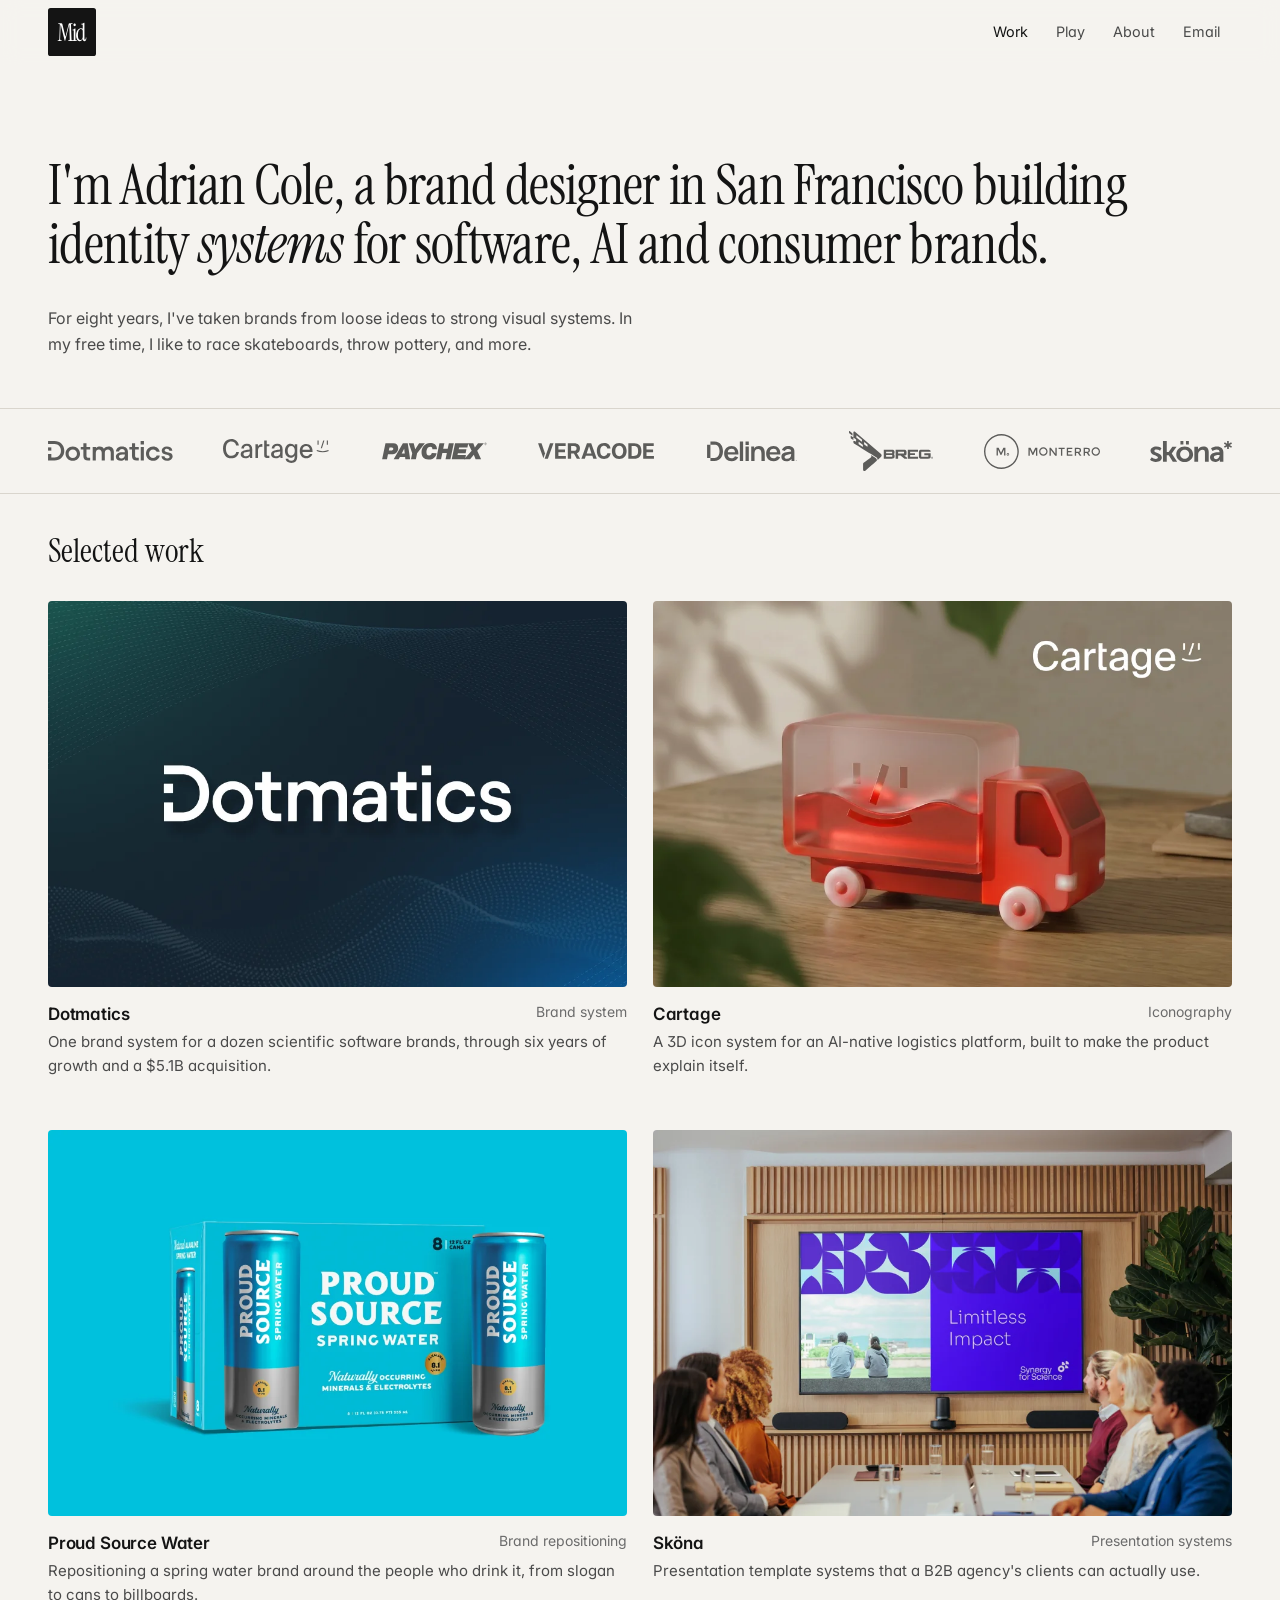
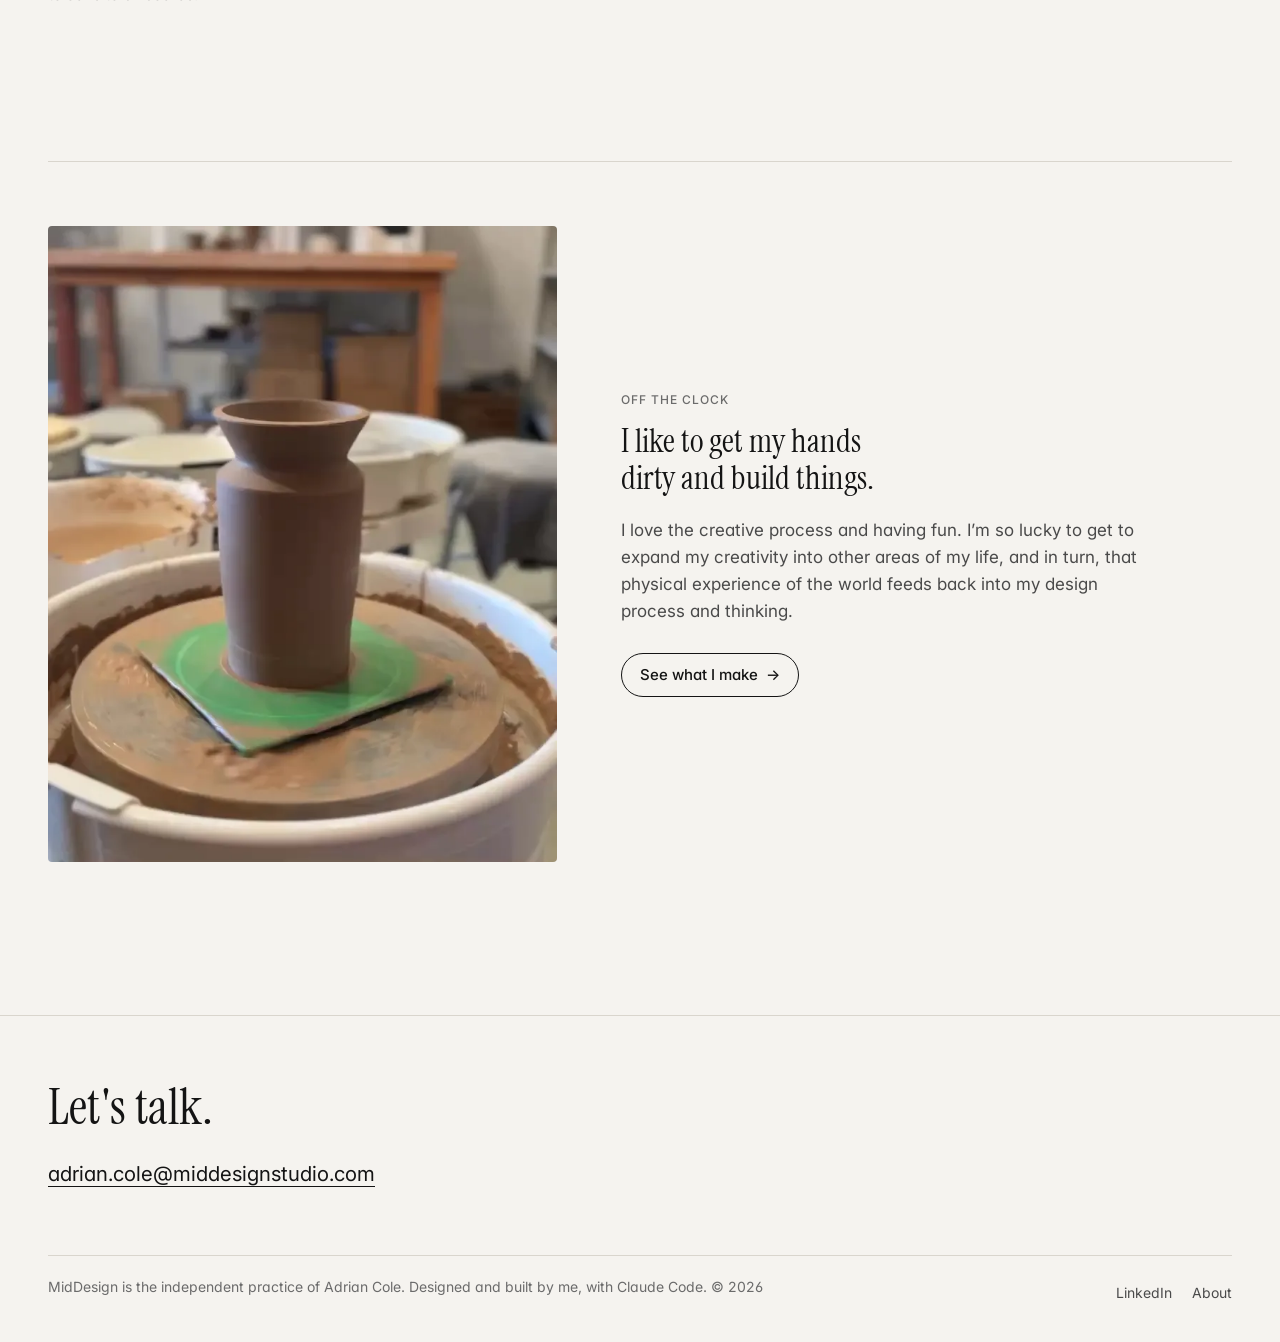
<file: privacy.html>
<!DOCTYPE html>
<html lang="en">
<head>
    <meta charset="UTF-8">
    <title>Moved | Adrian Cole</title>
    <meta name="robots" content="noindex">
    <link rel="canonical" href="https://middesignstudio.com/">
    <meta http-equiv="refresh" content="0; url=/">
    <script>location.replace('/');</script>
</head>
<body>
    <p>This page has moved. <a href="/">Go to Home</a>.</p>
</body>
</html>
</file>
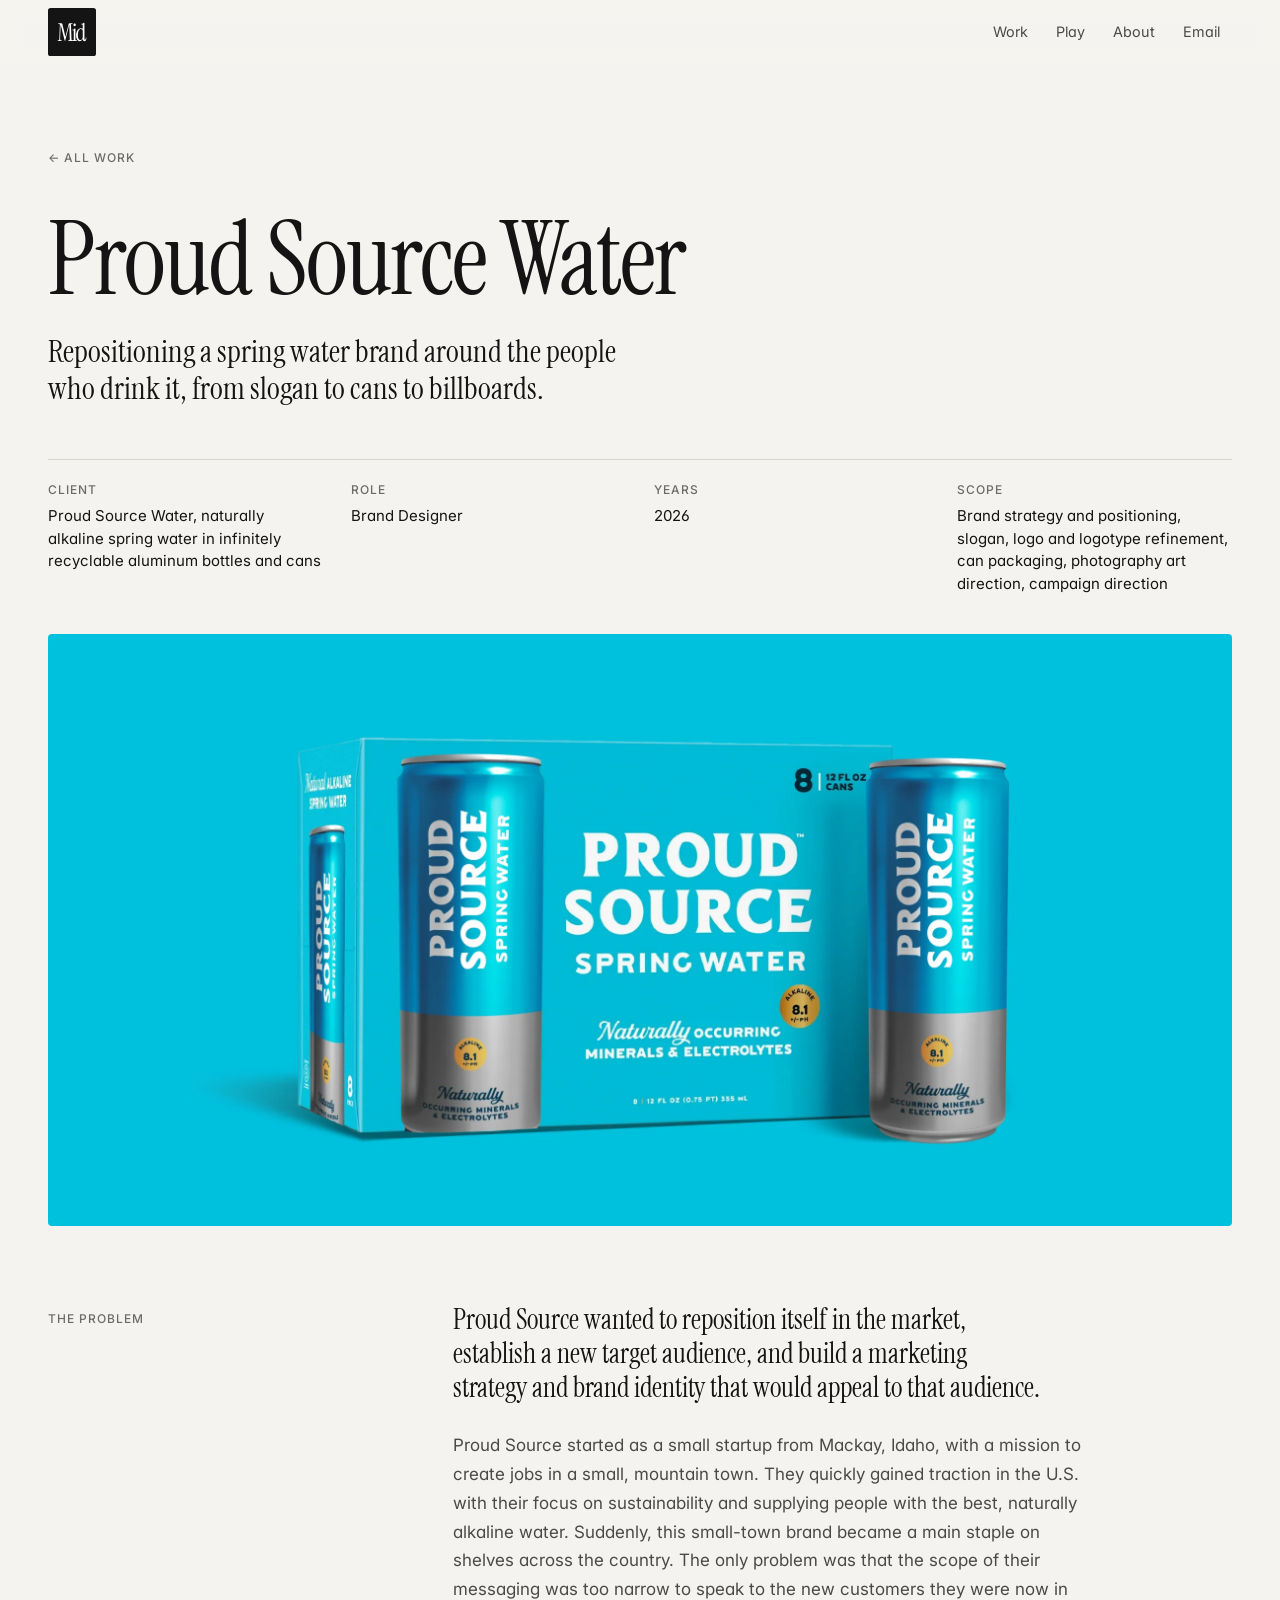
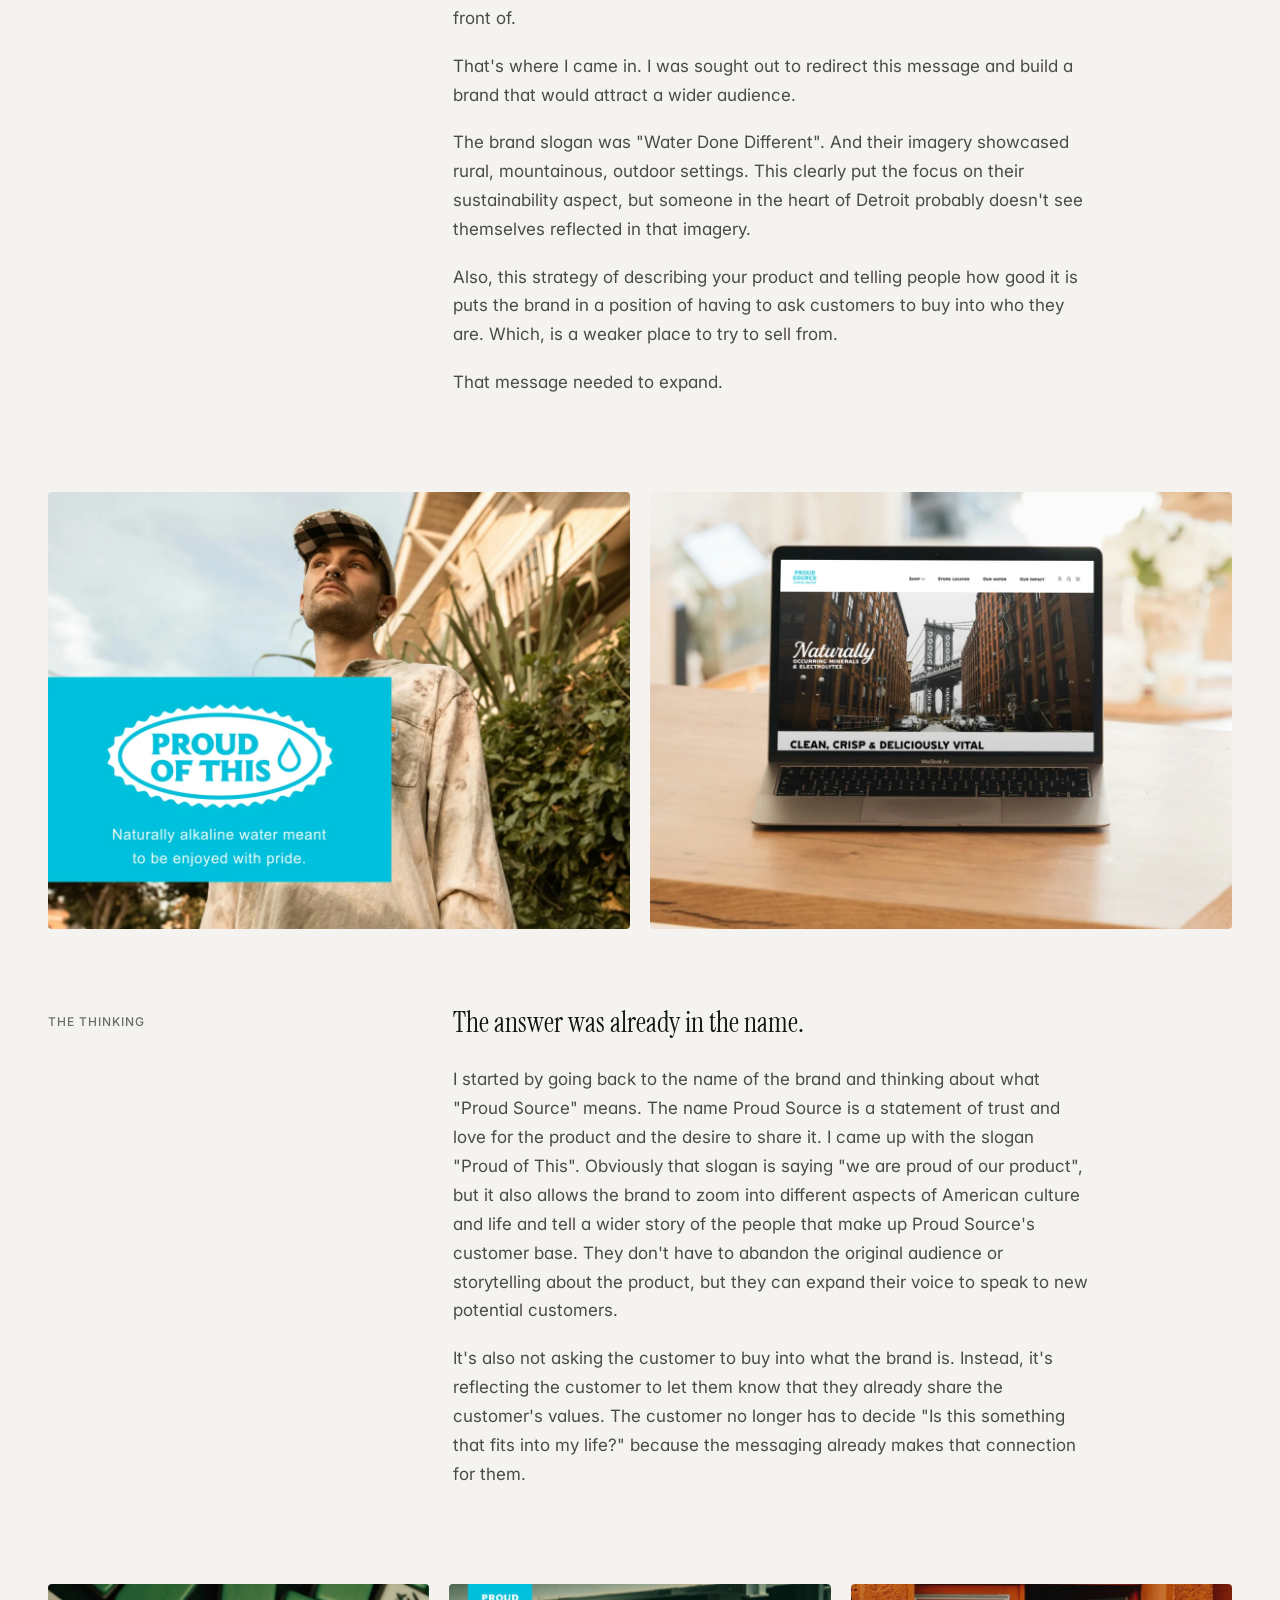
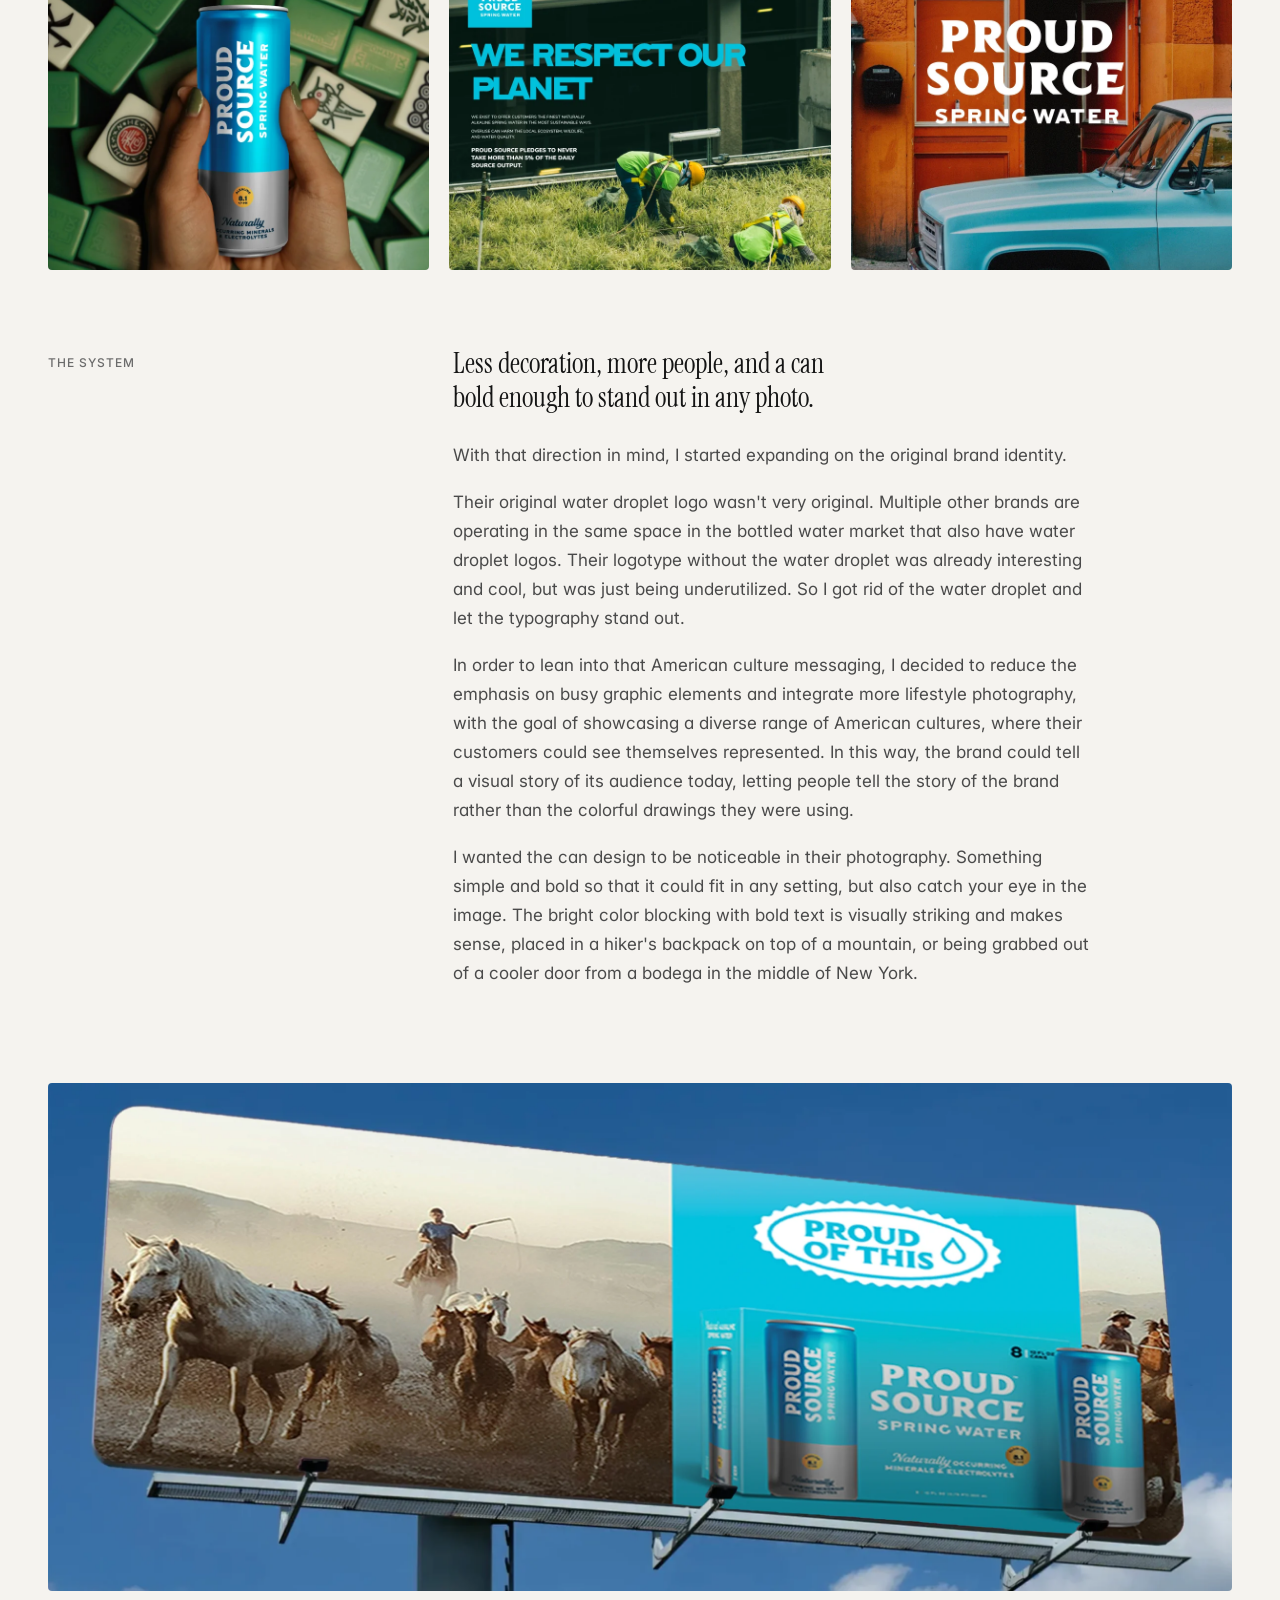
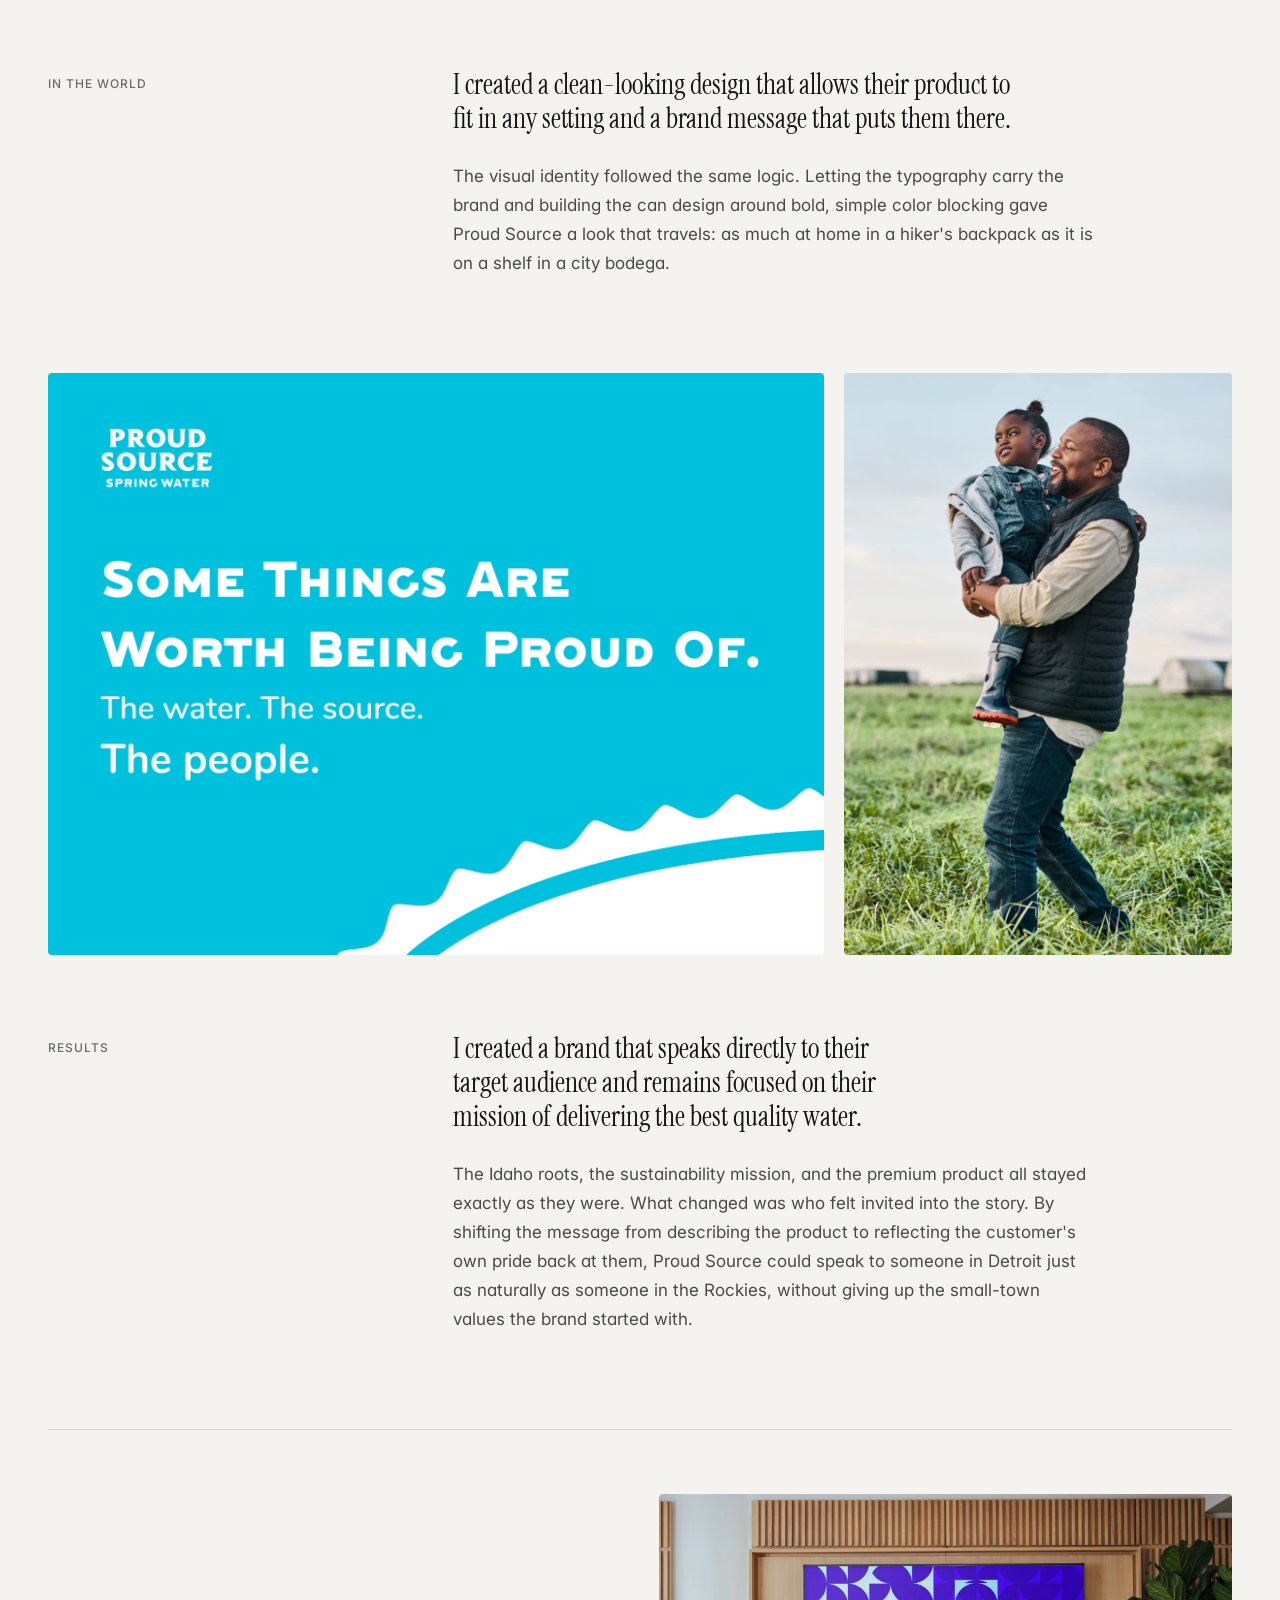
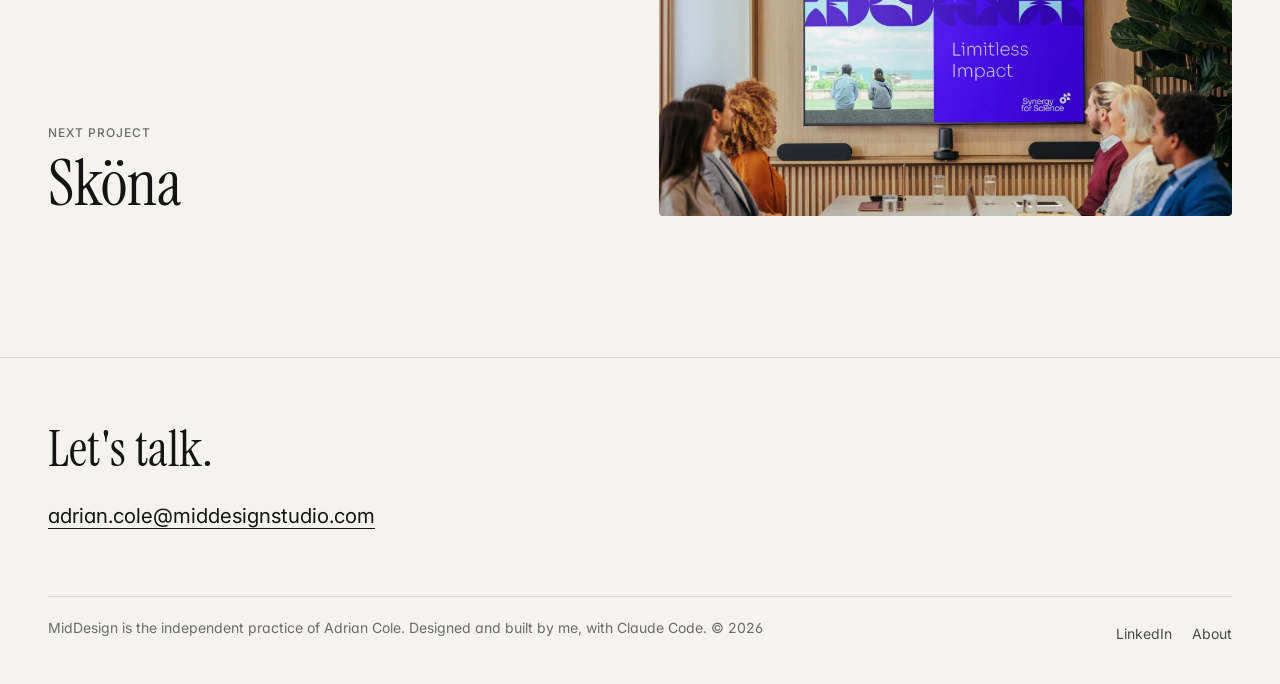
<file: proud-source-water.html>
<!DOCTYPE html>
<html lang="en">
<head>
    <meta charset="UTF-8">
    <meta name="viewport" content="width=device-width, initial-scale=1">
    <title>Proud Source Water brand repositioning | Adrian Cole</title>
    <meta name="description" content="Repositioning a spring water brand around the people who drink it, from slogan to cans to billboards.">
    <link rel="canonical" href="https://middesignstudio.com/proud-source-water.html">
    <meta property="og:title" content="Proud Source Water brand repositioning | Adrian Cole">
    <meta property="og:description" content="Repositioning a spring water brand around the people who drink it, from slogan to cans to billboards.">
    <meta property="og:type" content="article">
    <meta property="og:url" content="https://middesignstudio.com/proud-source-water.html">
    <meta property="og:image" content="https://middesignstudio.com/images/Proud_Source/ps-og.jpg">
    <meta property="og:image:width" content="1200">
    <meta property="og:image:height" content="630">
    <meta property="og:image:alt" content="Proud Source spring water cans and an eight-pack on a bright blue background">
    <meta property="og:site_name" content="Adrian Cole">
    <meta property="og:locale" content="en_US">
    <meta name="twitter:card" content="summary_large_image">
    <meta name="theme-color" content="#F5F3EF">
    <link rel="icon" href="images/Favicon.svg" type="image/svg+xml">
    <link rel="apple-touch-icon" href="images/apple-touch-icon.png">
    <link rel="preconnect" href="https://fonts.googleapis.com">
    <link rel="preconnect" href="https://fonts.gstatic.com" crossorigin>
    <link href="https://fonts.googleapis.com/css2?family=Instrument+Serif:ital@0;1&family=Inter:wght@300;400;500;600&display=swap" rel="stylesheet">
    <link rel="stylesheet" href="styles.css">
</head>
<body>
    <a class="skip" href="#main">Skip to content</a>

    <header class="header">
        <div class="wrap header__inner">
            <a class="header__name" href="index.html" aria-label="Adrian Cole, home"><img src="images/Favicon.svg" alt="" width="48" height="48"></a>
            <button class="menu-btn" type="button" aria-expanded="false" aria-controls="nav" aria-label="Open menu">
                <span class="menu-btn__bars" aria-hidden="true"></span>
            </button>
            <nav class="nav" id="nav" aria-label="Main">
                <a href="index.html">Work</a>
                <a href="play.html">Play</a>
                <a href="about.html">About</a>
                <a href="mailto:adrian.cole@middesignstudio.com">Email</a>
            </nav>
        </div>
    </header>

    <main id="main">
        <article>
            <header class="cs-head wrap">
                <a class="cs-head__back label" href="index.html">← All work</a>
                <h1 class="cs-title">Proud Source Water</h1>
                <p class="cs-result">Repositioning a spring water brand around the people who drink it, from slogan to cans to billboards.</p>
                <dl class="facts">
                    <div><dt class="label">Client</dt><dd>Proud Source Water, naturally alkaline spring water in infinitely recyclable aluminum bottles and cans</dd></div>
                    <div><dt class="label">Role</dt><dd>Brand Designer</dd></div>
                    <div><dt class="label">Years</dt><dd>2026</dd></div>
                    <div><dt class="label">Scope</dt><dd>Brand strategy and positioning, slogan, logo and logotype refinement, can packaging, photography art direction, campaign direction</dd></div>
                </dl>
            </header>
            <figure class="cs-cover wrap">
                <img src="images/Proud_Source/Cover-Full_Bleed-2400x1200.webp" alt="Proud Source spring water cans and an eight-pack on a bright blue background" width="2400" height="1200">
            </figure>

            <div class="wrap">
                <section class="block" aria-labelledby="problem">
                    <h2 class="block__label label" id="problem">The problem</h2>
                    <div class="block__body">
                        <p class="block__lead">Proud Source wanted to reposition itself in the market, establish a new target audience, and build a marketing strategy and brand identity that would appeal to that audience.</p>
                        <p>Proud Source started as a small startup from Mackay, Idaho, with a mission to create jobs in a small, mountain town. They quickly gained traction in the U.S. with their focus on sustainability and supplying people with the best, naturally alkaline water. Suddenly, this small-town brand became a main staple on shelves across the country. The only problem was that the scope of their messaging was too narrow to speak to the new customers they were now in front of.</p>
                        <p>That's where I came in. I was sought out to redirect this message and build a brand that would attract a wider audience.</p>
                        <p>The brand slogan was "Water Done Different". And their imagery showcased rural, mountainous, outdoor settings. This clearly put the focus on their sustainability aspect, but someone in the heart of Detroit probably doesn't see themselves reflected in that imagery.</p>
                        <p>Also, this strategy of describing your product and telling people how good it is puts the brand in a position of having to ask customers to buy into who they are. Which, is a weaker place to try to sell from.</p>
                        <p>That message needed to expand.</p>
                    </div>
                </section>

                <div class="figs figs--2">
                    <figure><img src="images/Proud_Source/2_Column_Grid-1200x900-1.webp" alt="Proud of This billboard: a man in a cap against a pale sky" width="1200" height="900" loading="lazy"></figure>
                    <figure><img src="images/Proud_Source/2_Column_Grid-1200x900-2.webp" alt="Proud Source website on a laptop, with a city street photo" width="1200" height="900" loading="lazy"></figure>
                </div>

                <section class="block" aria-labelledby="thinking">
                    <h2 class="block__label label" id="thinking">The thinking</h2>
                    <div class="block__body">
                        <p class="block__lead">The answer was already in the name.</p>
                        <p>I started by going back to the name of the brand and thinking about what "Proud Source" means. The name Proud Source is a statement of trust and love for the product and the desire to share it. I came up with the slogan "Proud of This". Obviously that slogan is saying "we are proud of our product", but it also allows the brand to zoom into different aspects of American culture and life and tell a wider story of the people that make up Proud Source's customer base. They don't have to abandon the original audience or storytelling about the product, but they can expand their voice to speak to new potential customers.</p>
                        <p>It's also not asking the customer to buy into what the brand is. Instead, it's reflecting the customer to let them know that they already share the customer's values. The customer no longer has to decide "Is this something that fits into my life?" because the messaging already makes that connection for them.</p>
                    </div>
                </section>

                <div class="figs figs--3">
                    <figure><img src="images/Proud_Source/3_Column_Grid-800x600-1.webp" alt="A hand holding a blue Proud Source can over green mahjong tiles" width="800" height="600" loading="lazy"></figure>
                    <figure><img src="images/Proud_Source/3_Column_Grid-800x600-2.webp" alt="We Respect Our Planet ad, with workers planting in a field" width="800" height="600" loading="lazy"></figure>
                    <figure><img src="images/Proud_Source/3_Column_Grid-800x600-3.webp" alt="Proud Source Spring Water painted on an orange garage beside a vintage blue truck" width="800" height="600" loading="lazy"></figure>
                </div>

                <section class="block" aria-labelledby="system">
                    <h2 class="block__label label" id="system">The system</h2>
                    <div class="block__body">
                        <p class="block__lead">Less decoration, more people, and a can bold enough to stand out in any photo.</p>
                        <p>With that direction in mind, I started expanding on the original brand identity.</p>
                        <p>Their original water droplet logo wasn't very original. Multiple other brands are operating in the same space in the bottled water market that also have water droplet logos. Their logotype without the water droplet was already interesting and cool, but was just being underutilized. So I got rid of the water droplet and let the typography stand out.</p>
                        <p>In order to lean into that American culture messaging, I decided to reduce the emphasis on busy graphic elements and integrate more lifestyle photography, with the goal of showcasing a diverse range of American cultures, where their customers could see themselves represented. In this way, the brand could tell a visual story of its audience today, letting people tell the story of the brand rather than the colorful drawings they were using.</p>
                        <p>I wanted the can design to be noticeable in their photography. Something simple and bold so that it could fit in any setting, but also catch your eye in the image. The bright color blocking with bold text is visually striking and makes sense, placed in a hiker's backpack on top of a mountain, or being grabbed out of a cooler door from a bodega in the middle of New York.</p>
                    </div>
                </section>

                <figure class="figs">
                    <img src="images/Proud_Source/Panoramic-2400x1029.webp" alt="Proud Source billboard above horses running through dust" width="2400" height="1029" loading="lazy">
                </figure>

                <section class="block" aria-labelledby="world">
                    <h2 class="block__label label" id="world">In the world</h2>
                    <div class="block__body">
                        <p class="block__lead">I created a clean-looking design that allows their product to fit in any setting and a brand message that puts them there.</p>
                        <p>The visual identity followed the same logic. Letting the typography carry the brand and building the can design around bold, simple color blocking gave Proud Source a look that travels: as much at home in a hiker's backpack as it is on a shelf in a city bodega.</p>
                    </div>
                </section>

                <div class="figs figs--asym-r">
                    <figure><img src="images/Proud_Source/Asym_Grid-1600x1200.webp" alt="Some things are worth being proud of. The water. The source. The people." width="1600" height="1200" loading="lazy"></figure>
                    <figure><img src="images/Proud_Source/Asym_Grid-800x1200.webp" alt="A father holding his young child in a grassy field" width="800" height="1200" loading="lazy"></figure>
                </div>

                <section class="block" aria-labelledby="results">
                    <h2 class="block__label label" id="results">Results</h2>
                    <div class="block__body">
                        <p class="block__lead">I created a brand that speaks directly to their target audience and remains focused on their mission of delivering the best quality water.</p>
                        <p>The Idaho roots, the sustainability mission, and the premium product all stayed exactly as they were. What changed was who felt invited into the story. By shifting the message from describing the product to reflecting the customer's own pride back at them, Proud Source could speak to someone in Detroit just as naturally as someone in the Rockies, without giving up the small-town values the brand started with.</p>
                    </div>
                </section>
            </div>

            <div class="wrap">
                <a class="next" href="skona.html">
                    <div>
                        <span class="label">Next project</span>
                        <p class="next__title">Sköna</p>
                    </div>
                    <div class="card__media">
                        <img src="images/Skona/Project_Thumbnail-960x640.webp" alt="" width="960" height="640" loading="lazy">
                    </div>
                </a>
            </div>
        </article>
    </main>

    <footer class="footer">
        <div class="wrap">
            <p class="footer__cta">Let's talk.</p>
            <a class="footer__email" href="mailto:adrian.cole@middesignstudio.com">adrian.cole@middesignstudio.com</a>
            <div class="footer__row">
                <p>MidDesign is the independent practice of Adrian Cole. Designed and built by me, with Claude Code. © <span id="year">2026</span></p>
                <div class="footer__links">
                    <a href="https://www.linkedin.com/in/adrian-middesign/">LinkedIn</a>
                    <a href="about.html">About</a>
                </div>
            </div>
        </div>
    </footer>

    <script src="script.js"></script>
</body>
</html>
</file>
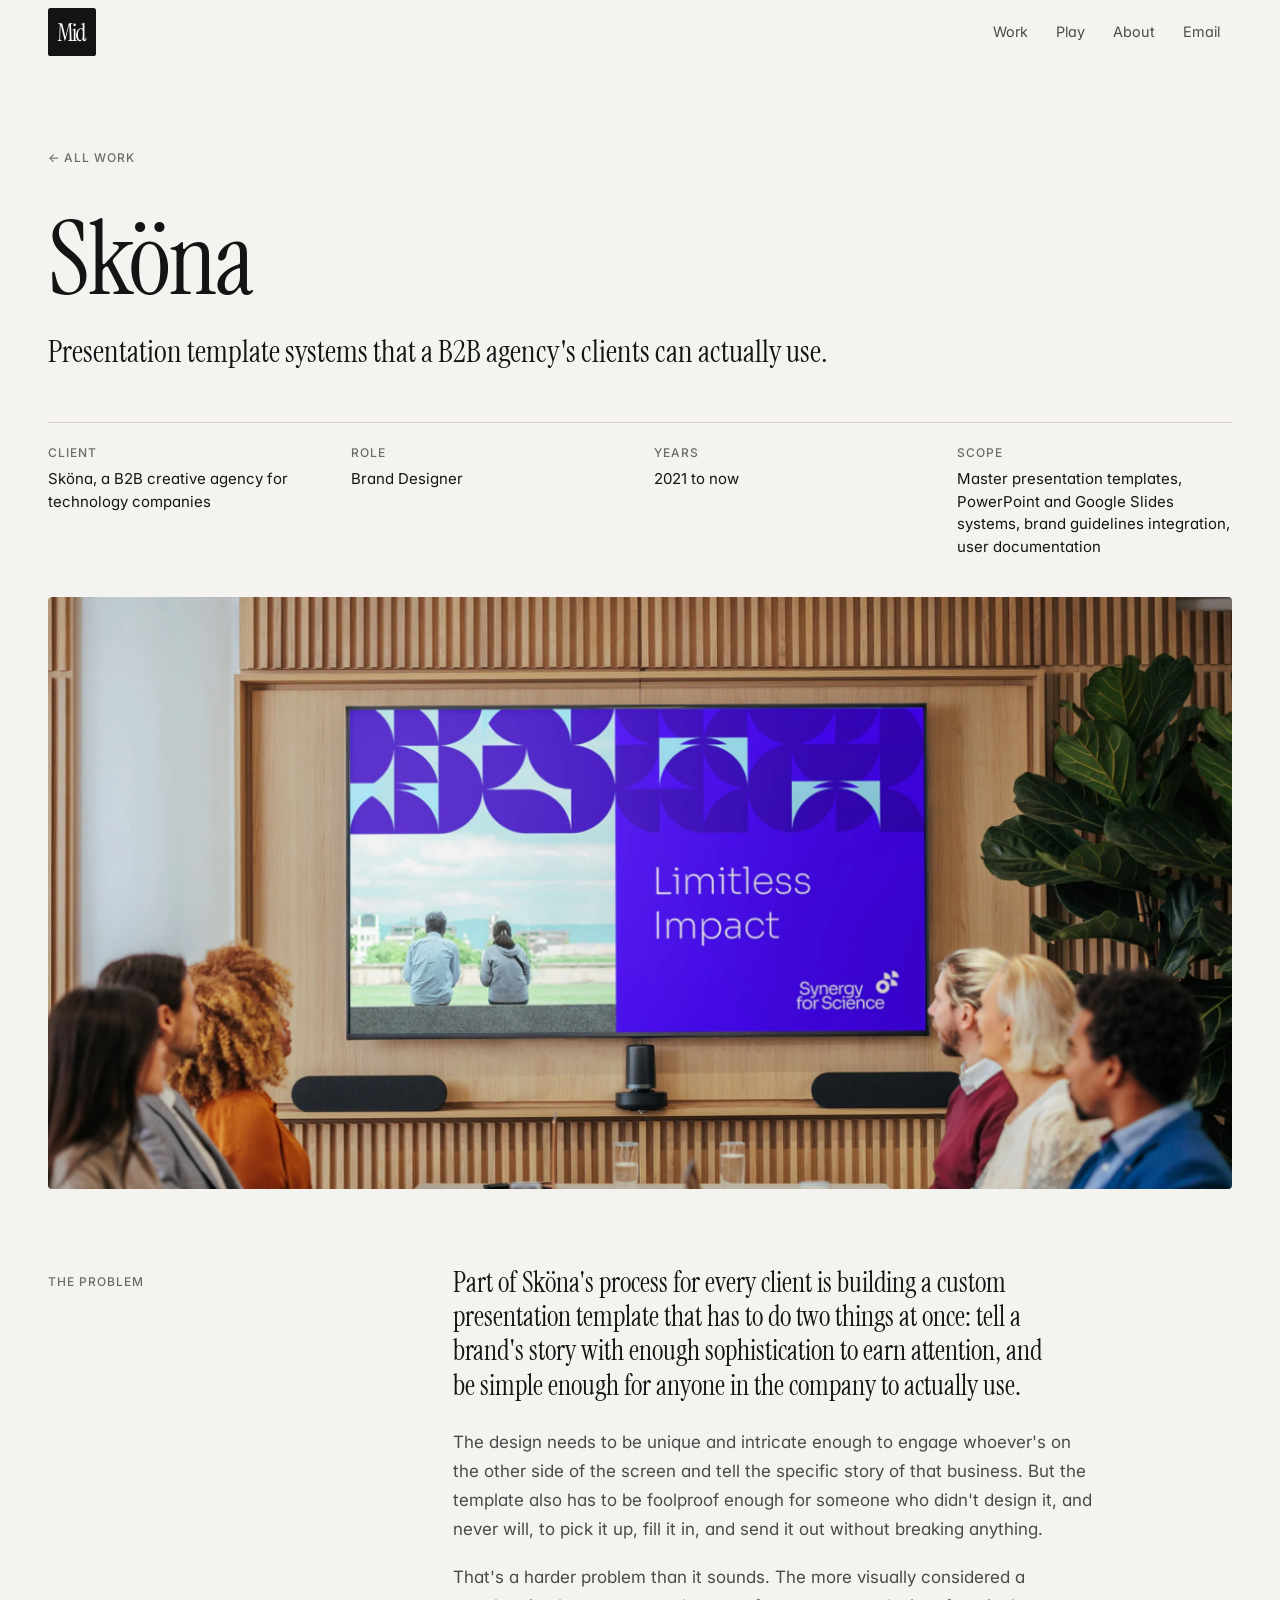
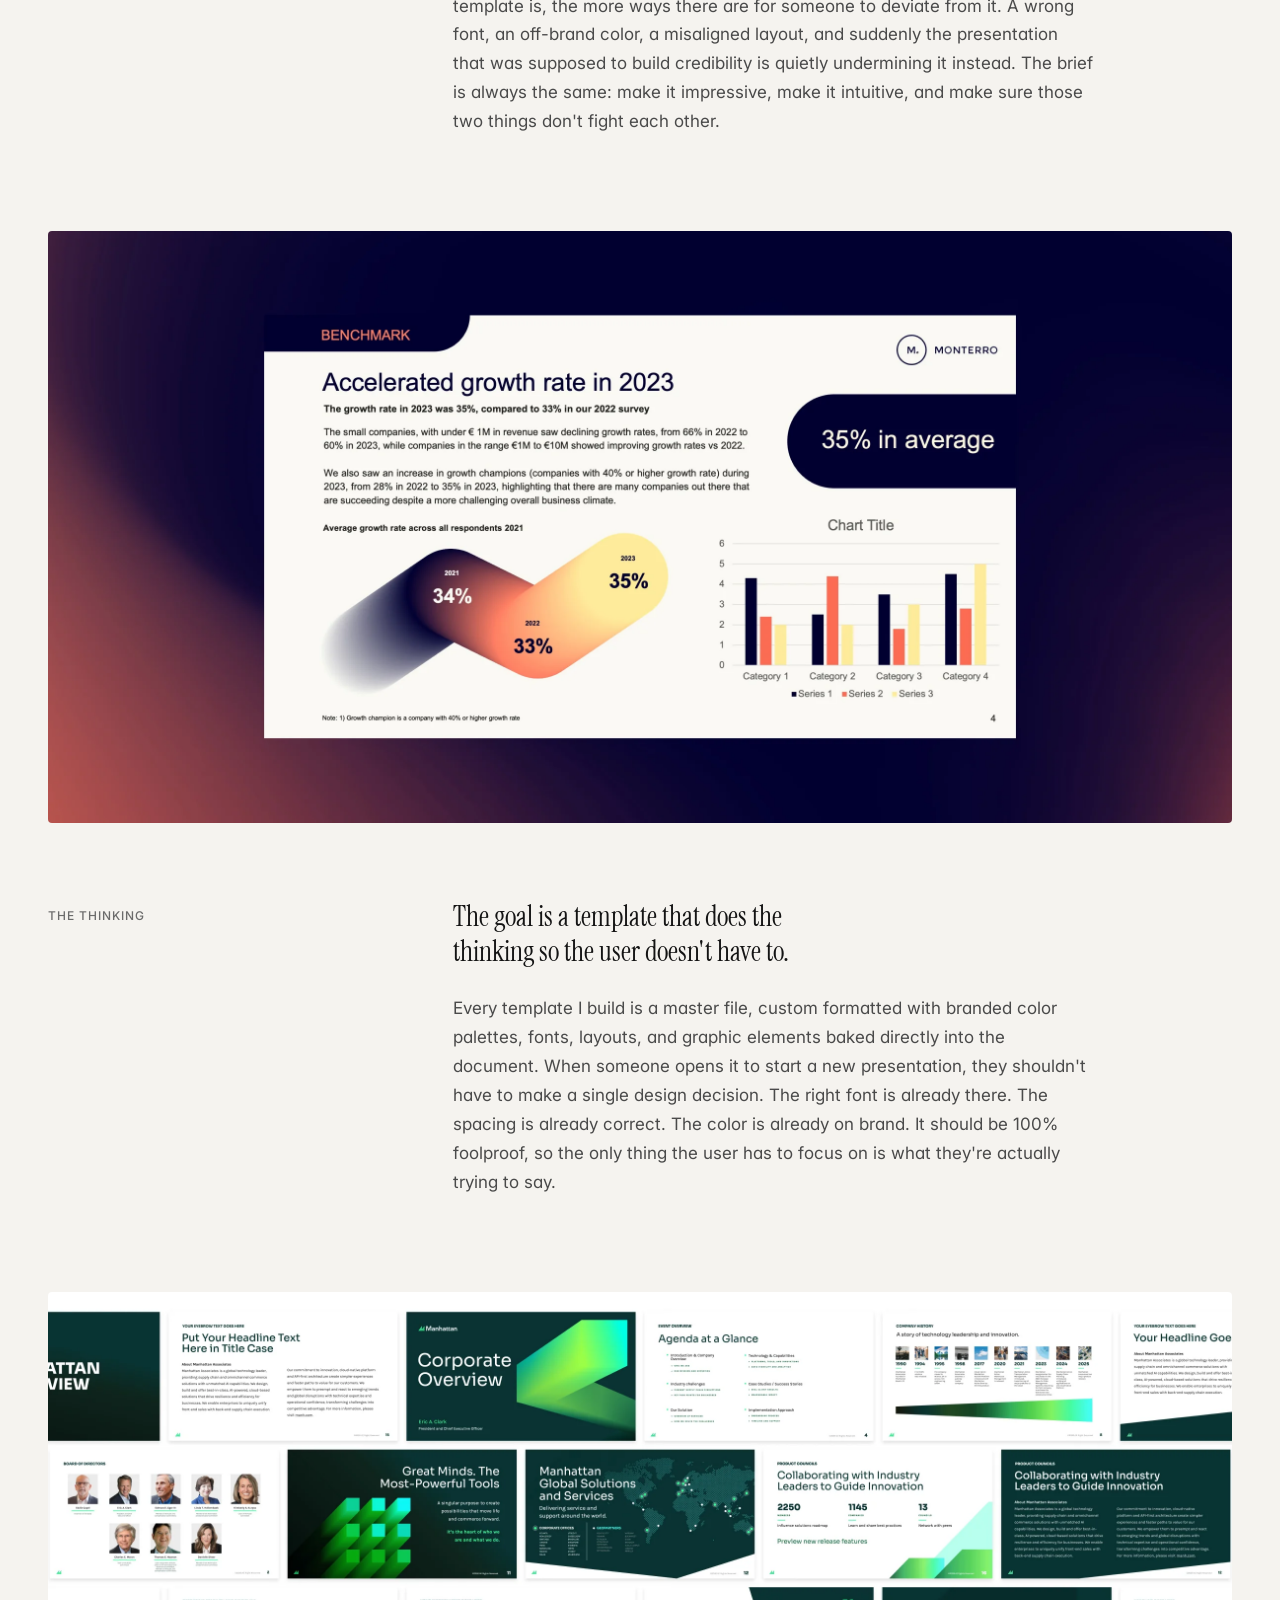
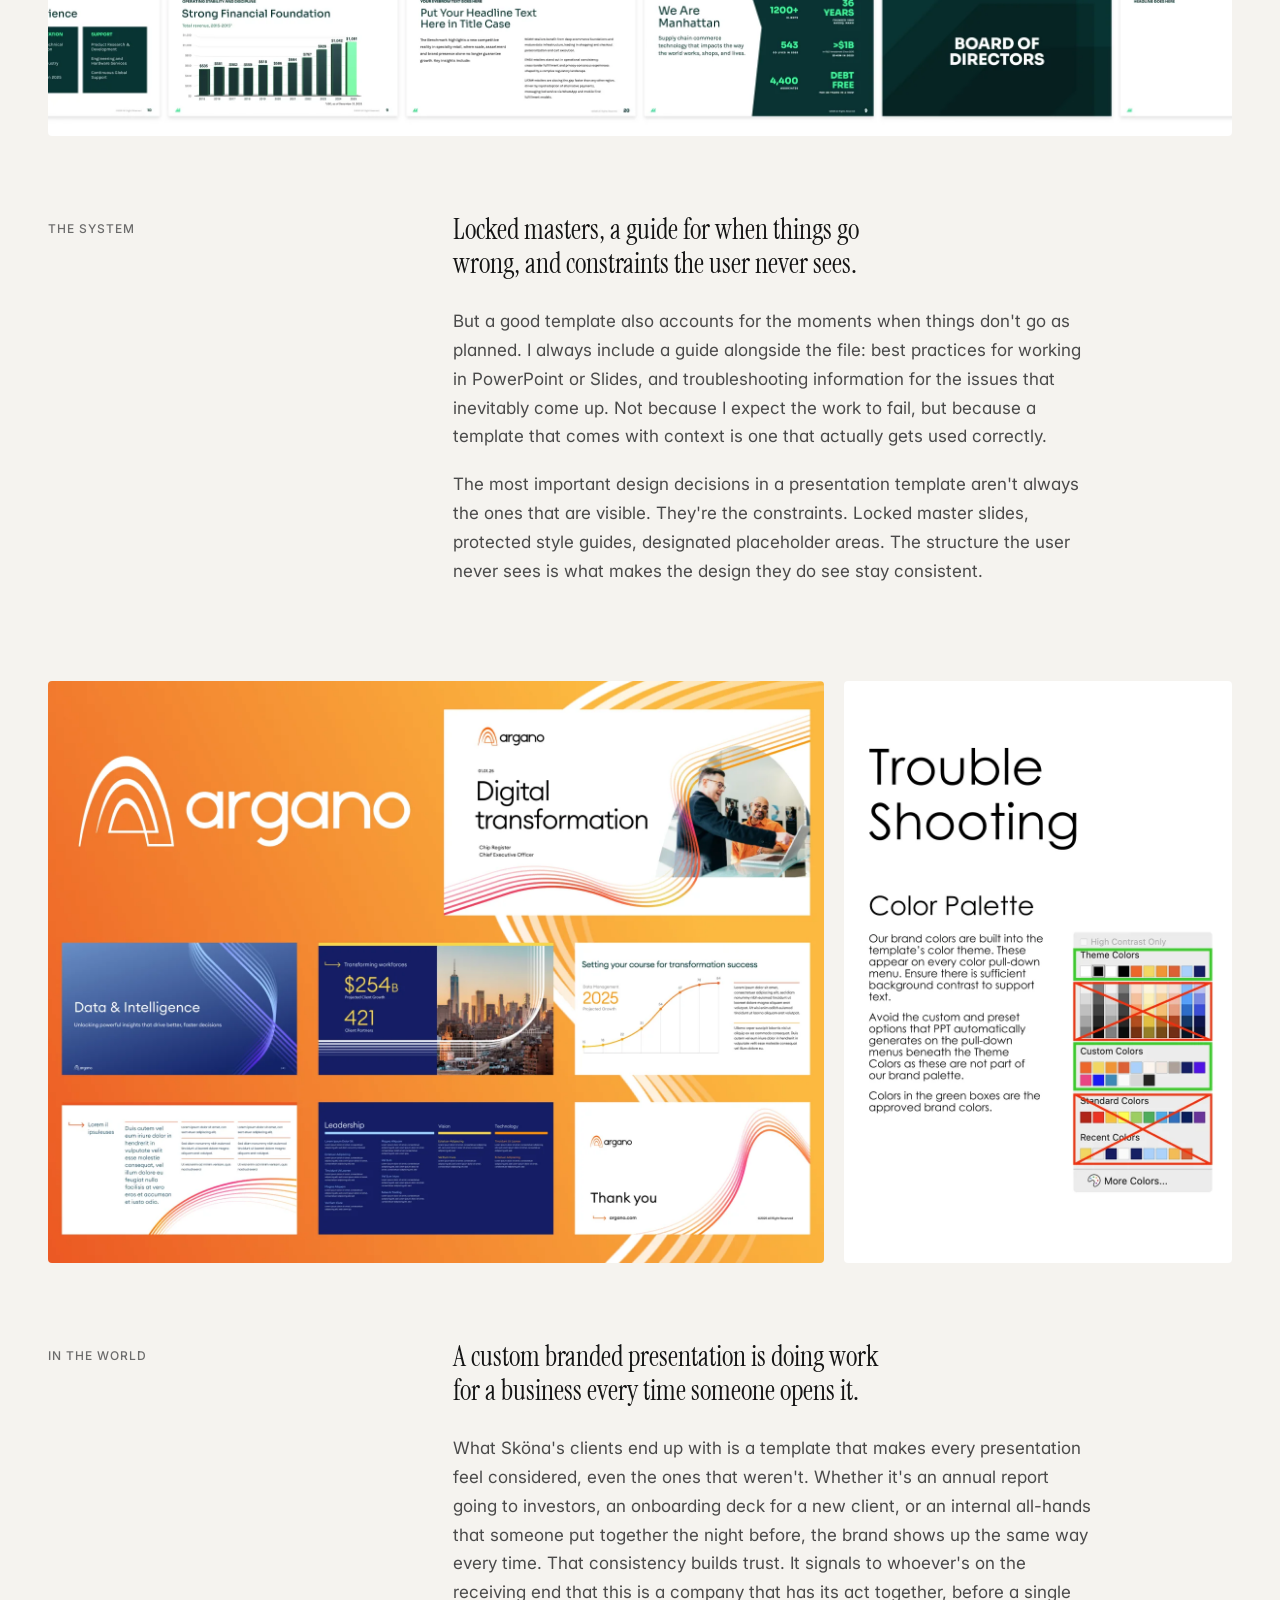
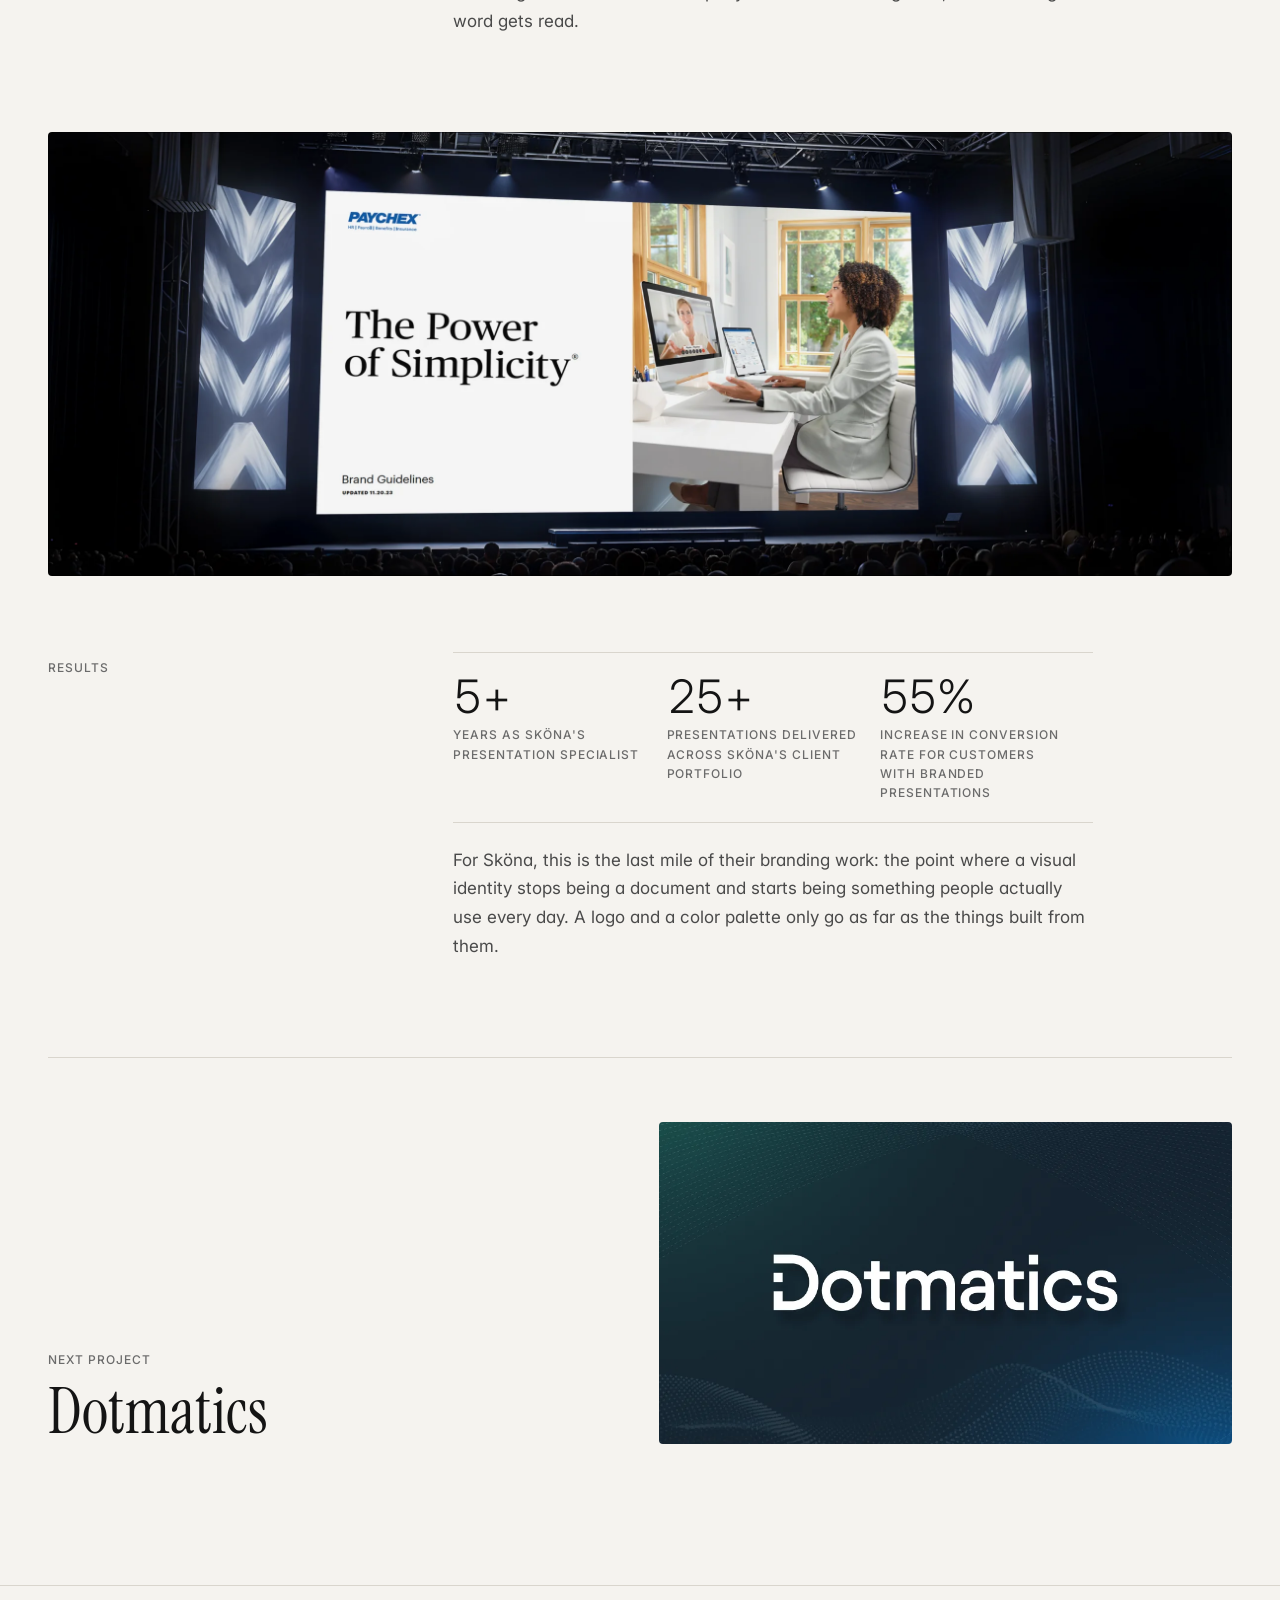
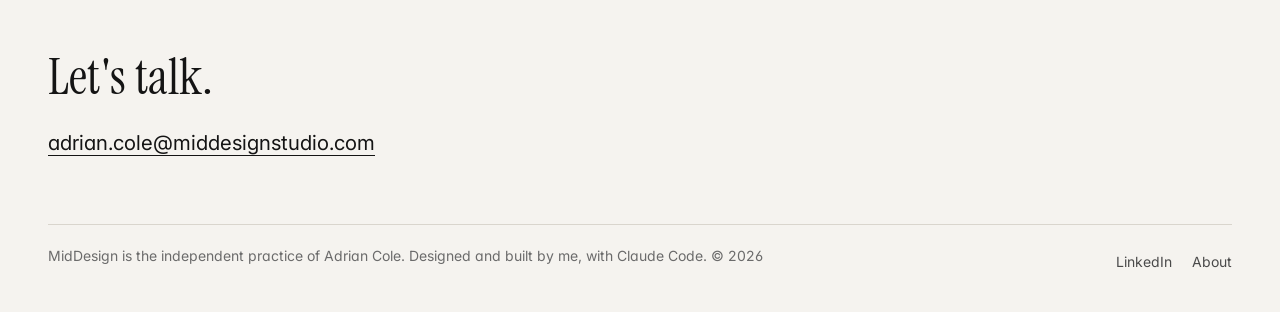
<file: skona.html>
<!DOCTYPE html>
<html lang="en">
<head>
    <meta charset="UTF-8">
    <meta name="viewport" content="width=device-width, initial-scale=1">
    <title>Sköna presentation systems | Adrian Cole</title>
    <meta name="description" content="Presentation template systems that a B2B agency's clients can actually use.">
    <link rel="canonical" href="https://middesignstudio.com/skona.html">
    <meta property="og:title" content="Sköna presentation systems | Adrian Cole">
    <meta property="og:description" content="Presentation template systems that a B2B agency's clients can actually use.">
    <meta property="og:type" content="article">
    <meta property="og:url" content="https://middesignstudio.com/skona.html">
    <meta property="og:image" content="https://middesignstudio.com/images/Skona/skona-og.jpg">
    <meta property="og:image:width" content="1200">
    <meta property="og:image:height" content="630">
    <meta property="og:image:alt" content="A Sköna-designed presentation on a conference room screen">
    <meta property="og:site_name" content="Adrian Cole">
    <meta property="og:locale" content="en_US">
    <meta name="twitter:card" content="summary_large_image">
    <meta name="theme-color" content="#F5F3EF">
    <link rel="icon" href="images/Favicon.svg" type="image/svg+xml">
    <link rel="apple-touch-icon" href="images/apple-touch-icon.png">
    <link rel="preconnect" href="https://fonts.googleapis.com">
    <link rel="preconnect" href="https://fonts.gstatic.com" crossorigin>
    <link href="https://fonts.googleapis.com/css2?family=Instrument+Serif:ital@0;1&family=Inter:wght@300;400;500;600&display=swap" rel="stylesheet">
    <link rel="stylesheet" href="styles.css">
</head>
<body>
    <a class="skip" href="#main">Skip to content</a>

    <header class="header">
        <div class="wrap header__inner">
            <a class="header__name" href="index.html" aria-label="Adrian Cole, home"><img src="images/Favicon.svg" alt="" width="48" height="48"></a>
            <button class="menu-btn" type="button" aria-expanded="false" aria-controls="nav" aria-label="Open menu">
                <span class="menu-btn__bars" aria-hidden="true"></span>
            </button>
            <nav class="nav" id="nav" aria-label="Main">
                <a href="index.html">Work</a>
                <a href="play.html">Play</a>
                <a href="about.html">About</a>
                <a href="mailto:adrian.cole@middesignstudio.com">Email</a>
            </nav>
        </div>
    </header>

    <main id="main">
        <article>
            <header class="cs-head wrap">
                <a class="cs-head__back label" href="index.html">← All work</a>
                <h1 class="cs-title">Sköna</h1>
                <p class="cs-result">Presentation template systems that a B2B agency's clients can actually use.</p>
                <dl class="facts">
                    <div><dt class="label">Client</dt><dd>Sköna, a B2B creative agency for technology companies</dd></div>
                    <div><dt class="label">Role</dt><dd>Brand Designer</dd></div>
                    <div><dt class="label">Years</dt><dd>2021 to now</dd></div>
                    <div><dt class="label">Scope</dt><dd>Master presentation templates, PowerPoint and Google Slides systems, brand guidelines integration, user documentation</dd></div>
                </dl>
            </header>
            <figure class="cs-cover wrap">
                <img src="images/Skona/Cover-Full_Bleed-2400x1200.webp" alt="A Sköna-designed presentation on a conference room screen" width="2400" height="1200">
            </figure>

            <div class="wrap">
                <section class="block" aria-labelledby="problem">
                    <h2 class="block__label label" id="problem">The problem</h2>
                    <div class="block__body">
                        <p class="block__lead">Part of Sköna's process for every client is building a custom presentation template that has to do two things at once: tell a brand's story with enough sophistication to earn attention, and be simple enough for anyone in the company to actually use.</p>
                        <p>The design needs to be unique and intricate enough to engage whoever's on the other side of the screen and tell the specific story of that business. But the template also has to be foolproof enough for someone who didn't design it, and never will, to pick it up, fill it in, and send it out without breaking anything.</p>
                        <p>That's a harder problem than it sounds. The more visually considered a template is, the more ways there are for someone to deviate from it. A wrong font, an off-brand color, a misaligned layout, and suddenly the presentation that was supposed to build credibility is quietly undermining it instead. The brief is always the same: make it impressive, make it intuitive, and make sure those two things don't fight each other.</p>
                    </div>
                </section>

                <figure class="figs">
                    <img src="images/Skona/Visualization-2400x1200.webp" alt="A Monterro data slide: Accelerated growth rate in 2023, with charts" width="2400" height="1200" loading="lazy">
                </figure>

                <section class="block" aria-labelledby="thinking">
                    <h2 class="block__label label" id="thinking">The thinking</h2>
                    <div class="block__body">
                        <p class="block__lead">The goal is a template that does the thinking so the user doesn't have to.</p>
                        <p>Every template I build is a master file, custom formatted with branded color palettes, fonts, layouts, and graphic elements baked directly into the document. When someone opens it to start a new presentation, they shouldn't have to make a single design decision. The right font is already there. The spacing is already correct. The color is already on brand. It should be 100% foolproof, so the only thing the user has to focus on is what they're actually trying to say.</p>
                    </div>
                </section>

                <figure class="figs">
                    <img src="images/Skona/Collage-2400x900.webp" alt="A spread of slides from a dark green Manhattan corporate overview deck" width="2400" height="900" loading="lazy">
                </figure>

                <section class="block" aria-labelledby="system">
                    <h2 class="block__label label" id="system">The system</h2>
                    <div class="block__body">
                        <p class="block__lead">Locked masters, a guide for when things go wrong, and constraints the user never sees.</p>
                        <p>But a good template also accounts for the moments when things don't go as planned. I always include a guide alongside the file: best practices for working in PowerPoint or Slides, and troubleshooting information for the issues that inevitably come up. Not because I expect the work to fail, but because a template that comes with context is one that actually gets used correctly.</p>
                        <p>The most important design decisions in a presentation template aren't always the ones that are visible. They're the constraints. Locked master slides, protected style guides, designated placeholder areas. The structure the user never sees is what makes the design they do see stay consistent.</p>
                    </div>
                </section>

                <div class="figs figs--asym-r">
                    <figure><img src="images/Skona/Asym_Grid-1600x1200.webp" alt="Argano presentation template slides in orange and navy" width="1600" height="1200" loading="lazy"></figure>
                    <figure><img src="images/Skona/Asym_Grid-800x1200.webp" alt="Template guide page: Trouble Shooting the color palette" width="800" height="1200" loading="lazy"></figure>
                </div>

                <section class="block" aria-labelledby="world">
                    <h2 class="block__label label" id="world">In the world</h2>
                    <div class="block__body">
                        <p class="block__lead">A custom branded presentation is doing work for a business every time someone opens it.</p>
                        <p>What Sköna's clients end up with is a template that makes every presentation feel considered, even the ones that weren't. Whether it's an annual report going to investors, an onboarding deck for a new client, or an internal all-hands that someone put together the night before, the brand shows up the same way every time. That consistency builds trust. It signals to whoever's on the receiving end that this is a company that has its act together, before a single word gets read.</p>
                    </div>
                </section>

                <figure class="figs">
                    <img src="images/Skona/Image_4-2400x900.webp" alt="Paychex presentation on a stage screen: The Power of Simplicity" width="2400" height="900" loading="lazy">
                </figure>

                <section class="block" aria-labelledby="results">
                    <h2 class="block__label label" id="results">Results</h2>
                    <div class="block__body">
                        <dl class="stats">
                            <div><dt class="label">Years as Sköna's presentation specialist</dt><dd>5+</dd></div>
                            <div><dt class="label">Presentations delivered across Sköna's client portfolio</dt><dd>25+</dd></div>
                            <div><dt class="label">Increase in conversion rate for customers with branded presentations</dt><dd>55%</dd></div>
                        </dl>
                        <p>For Sköna, this is the last mile of their branding work: the point where a visual identity stops being a document and starts being something people actually use every day. A logo and a color palette only go as far as the things built from them.</p>
                    </div>
                </section>
            </div>

            <div class="wrap">
                <a class="next" href="dotmatics.html">
                    <div>
                        <span class="label">Next project</span>
                        <p class="next__title">Dotmatics</p>
                    </div>
                    <div class="card__media">
                        <img src="images/Dotmatics/Project_Thumbnail-960x640.webp" alt="" width="960" height="640" loading="lazy">
                    </div>
                </a>
            </div>
        </article>
    </main>

    <footer class="footer">
        <div class="wrap">
            <p class="footer__cta">Let's talk.</p>
            <a class="footer__email" href="mailto:adrian.cole@middesignstudio.com">adrian.cole@middesignstudio.com</a>
            <div class="footer__row">
                <p>MidDesign is the independent practice of Adrian Cole. Designed and built by me, with Claude Code. © <span id="year">2026</span></p>
                <div class="footer__links">
                    <a href="https://www.linkedin.com/in/adrian-middesign/">LinkedIn</a>
                    <a href="about.html">About</a>
                </div>
            </div>
        </div>
    </footer>

    <script src="script.js"></script>
</body>
</html>
</file>
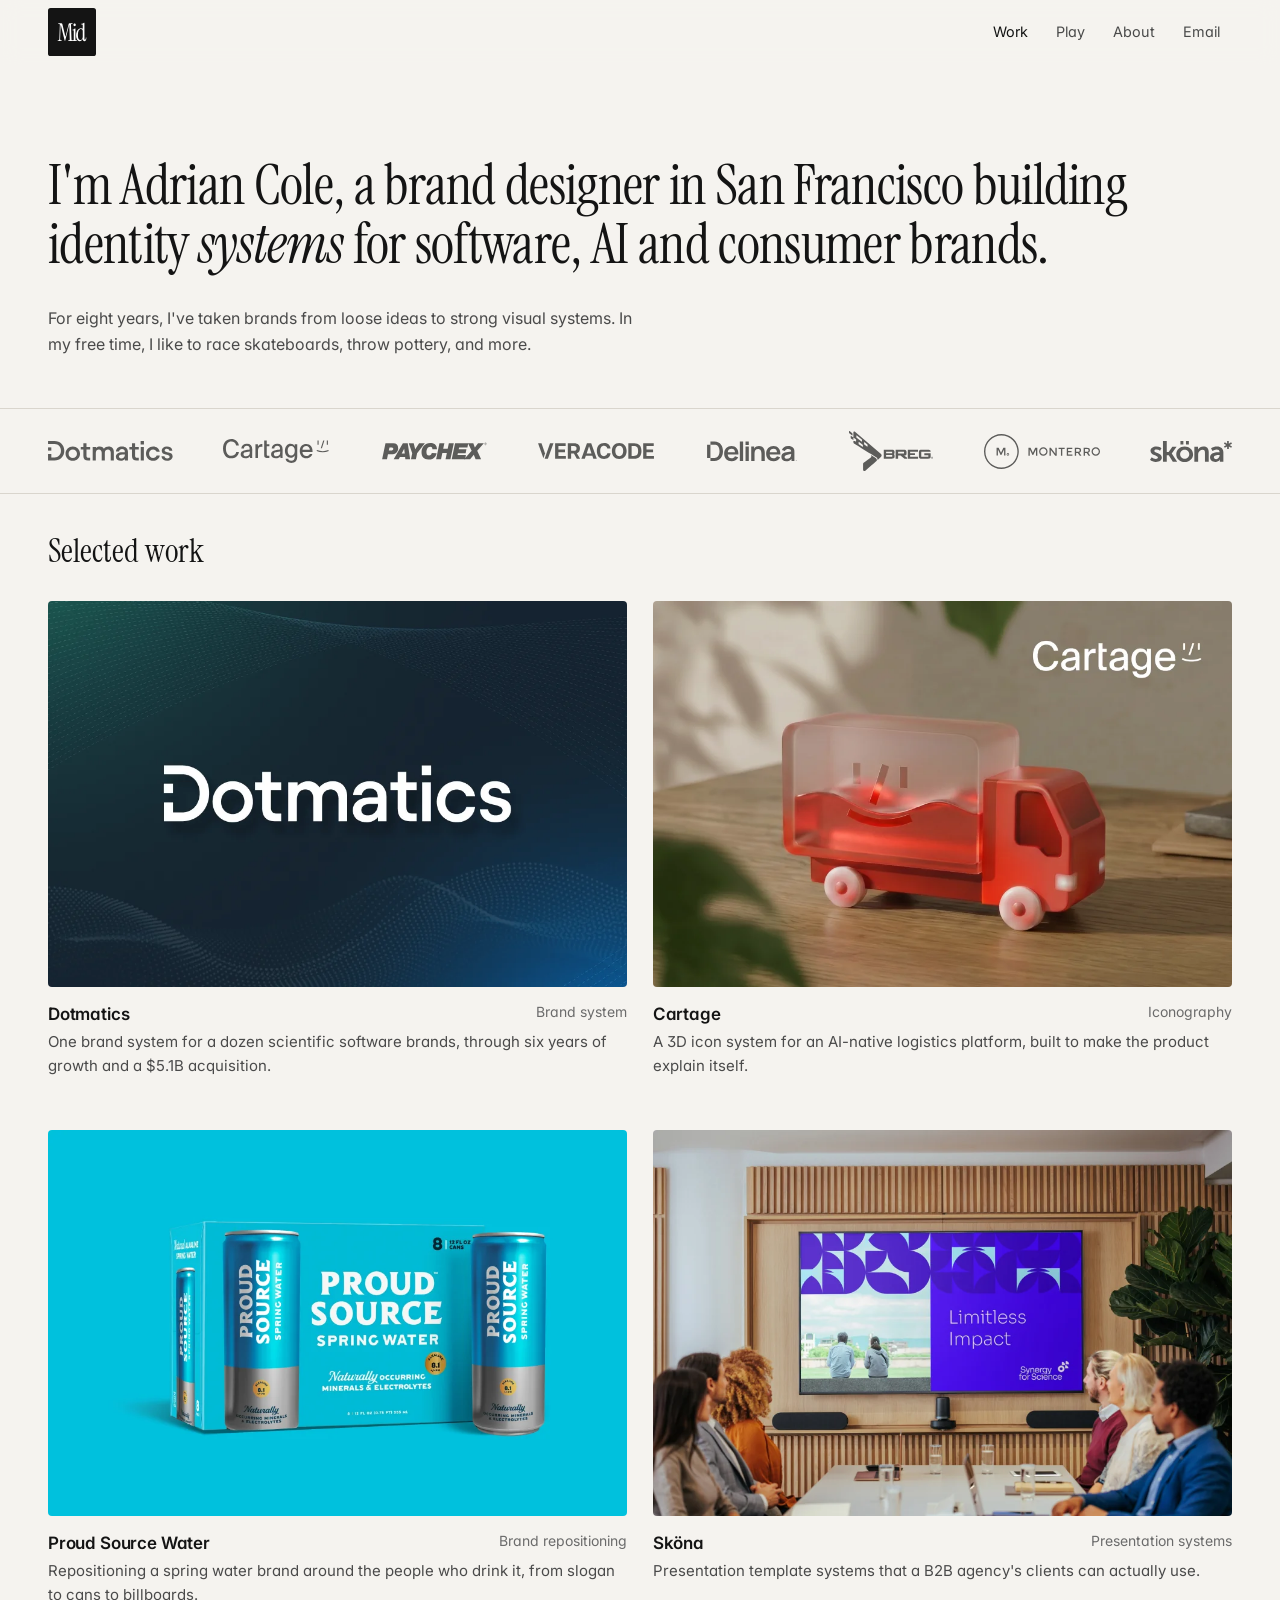
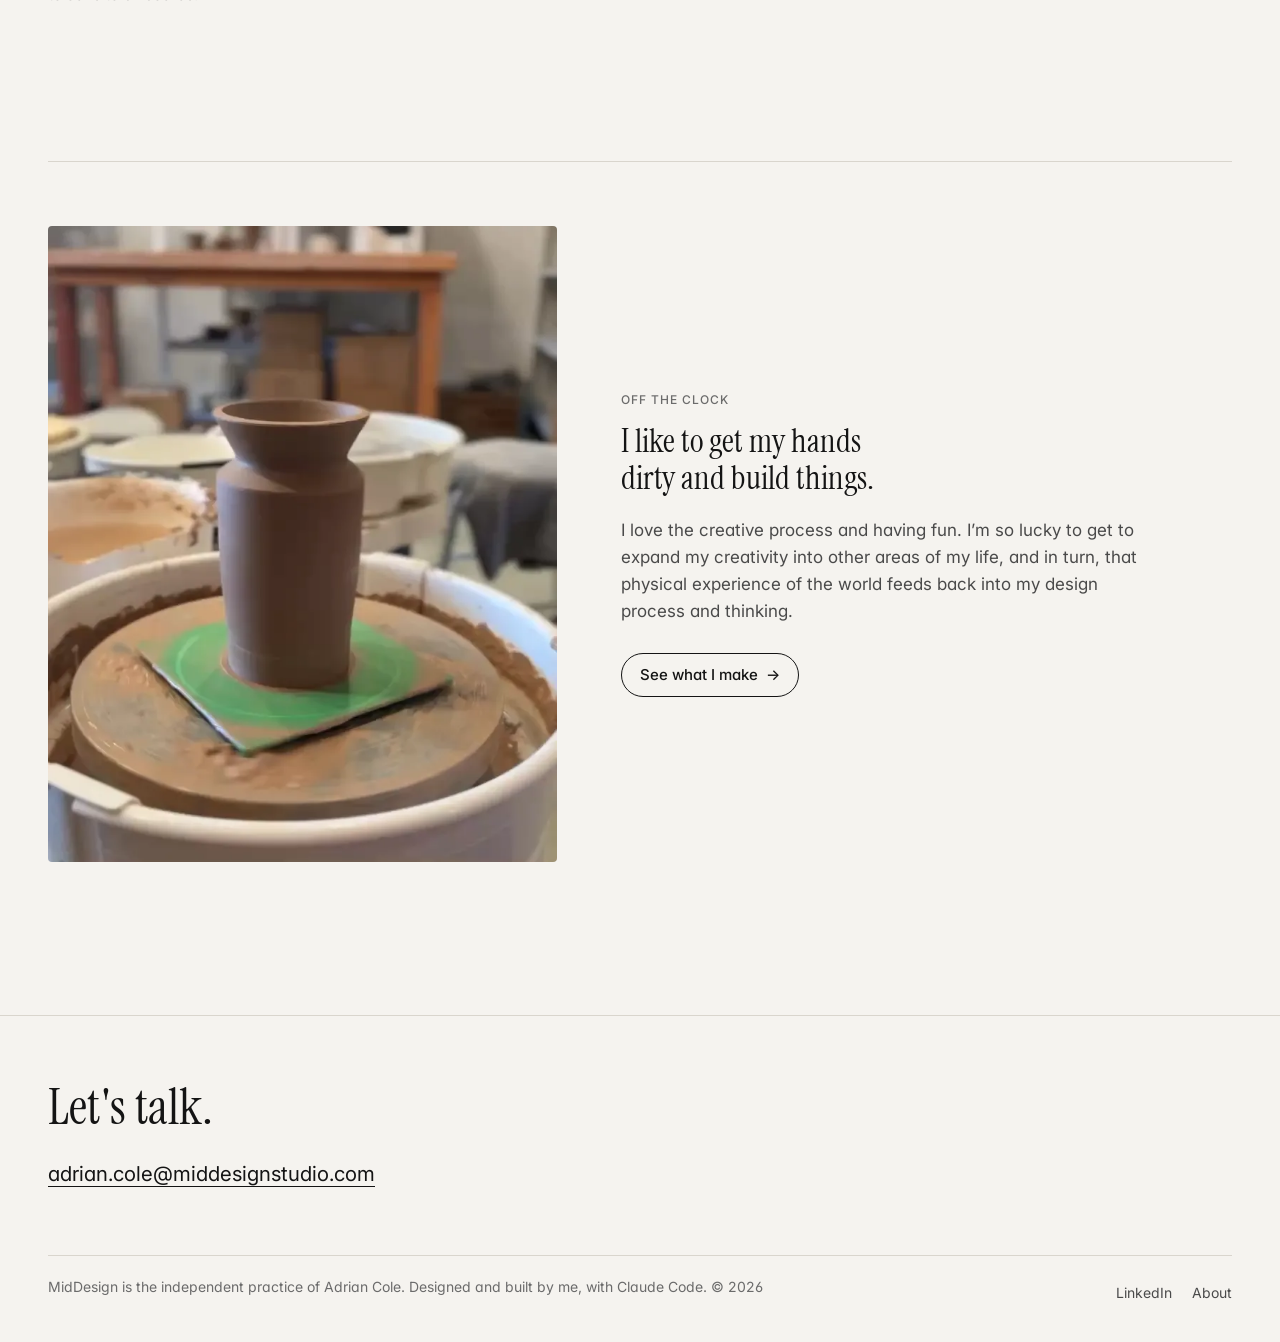
<file: solutions.html>
<!DOCTYPE html>
<html lang="en">
<head>
    <meta charset="UTF-8">
    <title>Moved | Adrian Cole</title>
    <meta name="robots" content="noindex">
    <link rel="canonical" href="https://middesignstudio.com/">
    <meta http-equiv="refresh" content="0; url=/">
    <script>location.replace('/');</script>
</head>
<body>
    <p>This page has moved. <a href="/">Go to Work</a>.</p>
</body>
</html>
</file>
<file: styles.css>
/* =========================================
   Adrian Cole: portfolio
   Two typefaces, one accent, the work supplies the color.
   ========================================= */

:root {
    --bg: #F5F3EF;
    --bg-sunk: #ECE9E3;
    --ink: #141414;
    --ink-2: #4A4A4A;   /* secondary text, 8.4:1 on --bg */
    --ink-3: #6B6B6B;   /* labels and meta, 5.0:1 on --bg */
    --rule: #D9D5CD;
    --accent: #FF4D00;

    --font-serif: 'Instrument Serif', 'Times New Roman', serif;
    --font-sans: 'Inter', system-ui, -apple-system, 'Segoe UI', sans-serif;

    --gutter: clamp(20px, 4vw, 48px);
    --max: 1440px;
    --header-h: 64px;
}

*, *::before, *::after { box-sizing: border-box; }

html {
    -webkit-text-size-adjust: 100%;
    scroll-padding-top: calc(var(--header-h) + 16px);
}

body {
    margin: 0;
    background: var(--bg);
    color: var(--ink);
    font-family: var(--font-sans);
    font-size: 1rem;
    line-height: 1.6;
    font-feature-settings: 'cv11', 'ss01';
    -webkit-font-smoothing: antialiased;
}

img, video { display: block; max-width: 100%; height: auto; }

a { color: inherit; }

:focus-visible {
    outline: 2px solid var(--ink);
    outline-offset: 3px;
}

.skip {
    position: absolute;
    left: var(--gutter);
    top: -100px;
    background: var(--ink);
    color: var(--bg);
    padding: 10px 14px;
    z-index: 100;
}
.skip:focus { top: 12px; }

.wrap {
    max-width: var(--max);
    margin: 0 auto;
    padding-inline: var(--gutter);
}

/* ---------- Labels: the one small-caps style used everywhere ---------- */
.label {
    font-size: 0.75rem;
    font-weight: 500;
    letter-spacing: 0.08em;
    text-transform: uppercase;
    color: var(--ink-3);
}

/* =========================================
   Header
   ========================================= */
.header {
    position: sticky;
    top: 0;
    z-index: 50;
    background: color-mix(in srgb, var(--bg) 92%, transparent);
    backdrop-filter: saturate(1.4) blur(10px);
    -webkit-backdrop-filter: saturate(1.4) blur(10px);
    border-bottom: 1px solid transparent;
    transition: border-color 0.2s ease;
}
.header.is-scrolled { border-bottom-color: var(--rule); }

.header__inner {
    height: var(--header-h);
    display: flex;
    align-items: center;
    justify-content: space-between;
    gap: 24px;
}

.header__name { display: block; line-height: 0; border-radius: 4px; }
.header__name img { width: 48px; height: 48px; transition: opacity 0.2s; }
.header__name:hover img { opacity: 0.8; }

.nav {
    display: flex;
    align-items: center;
    gap: 4px;
}
.nav a {
    font-size: 0.9rem;
    text-decoration: none;
    color: var(--ink-2);
    padding: 10px 12px;
    border-radius: 6px;
    transition: color 0.15s ease, background 0.15s ease;
}
.nav a:hover { color: var(--ink); background: var(--bg-sunk); }
.nav a[aria-current="page"] { color: var(--ink); }

.menu-btn {
    display: none;
    width: 44px;
    height: 44px;
    margin-right: -10px;
    border: 0;
    background: none;
    color: var(--ink);
    cursor: pointer;
    align-items: center;
    justify-content: center;
}
.menu-btn__bars,
.menu-btn__bars::before {
    content: '';
    display: block;
    width: 20px;
    height: 1.5px;
    background: currentColor;
    transition: transform 0.2s ease;
}
.menu-btn__bars { position: relative; transform: translateY(-3px); }
.menu-btn__bars::before { position: absolute; top: 6px; }
.menu-btn[aria-expanded="true"] .menu-btn__bars { transform: translateY(0) rotate(45deg); }
.menu-btn[aria-expanded="true"] .menu-btn__bars::before { transform: translateY(-6px) rotate(-90deg); }

@media (max-width: 640px) {
    .menu-btn { display: inline-flex; }
    .nav {
        position: absolute;
        top: var(--header-h);
        left: 0;
        right: 0;
        flex-direction: column;
        align-items: stretch;
        gap: 0;
        padding: 8px var(--gutter) 20px;
        background: var(--bg);
        border-bottom: 1px solid var(--rule);
    }
    .nav[hidden] { display: none; }
    .nav a {
        font-size: 1.125rem;
        color: var(--ink);
        padding: 14px 0;
        border-radius: 0;
        border-bottom: 1px solid var(--rule);
    }
    .nav a:last-child { border-bottom: 0; }
    .nav a:hover { background: none; }
}
@media (min-width: 641px) {
    .nav[hidden] { display: flex; }
}

/* =========================================
   Home: intro
   ========================================= */
.intro {
    padding-block: clamp(40px, 7vw, 96px) clamp(32px, 4vw, 56px);
}

.intro__lede {
    font-family: var(--font-serif);
    font-weight: 400;
    font-size: clamp(2.1rem, 4.4vw, 4.1rem);
    line-height: 1.06;
    letter-spacing: -0.012em;
    margin: 0;
    max-width: 21em;
    text-wrap: balance;
}
.intro__lede em { font-style: italic; }

.intro__aside {
    margin: clamp(20px, 2.5vw, 32px) 0 0;
    max-width: 38em;
    font-size: clamp(1rem, 1.2vw, 1.125rem);
    color: var(--ink-2);
    text-wrap: pretty;
}

/* =========================================
   Client logos
   ========================================= */
.clients {
    border-block: 1px solid var(--rule);
    padding-block: 22px;
}
.clients__inner {
    display: flex;
    align-items: center;
    gap: 16px 40px;
    flex-wrap: wrap;
}
.clients__list {
    list-style: none;
    margin: 0;
    padding: 0;
    width: 100%;
    /* Always 8 logos in at most 2 rows: one row of 8, or two rows of 4 */
    display: flex;
    flex-wrap: nowrap;
    align-items: center;
    justify-content: space-between;
    gap: clamp(24px, 3.2vw, 48px);
}
.clients__list li { display: flex; align-items: center; min-width: 0; }
.clients__list img {
    /* Each logo carries an optical width (--w, in px) so marks of different
       shapes and weights read at the same visual size. */
    width: calc(var(--w, 110) * 1px);
    max-width: 100%;
    height: auto;
    /* Source logos are white for the old dark site; render them as ink. */
    filter: brightness(0);
    opacity: 0.62;
}
@media (max-width: 1100px) {
    .clients__list {
        display: grid;
        grid-template-columns: repeat(4, auto);
        justify-content: space-between;
        gap: 20px 16px;
    }
}
@media (max-width: 640px) {
    /* Scale every logo by the same factor so the widest column fits 4 across */
    .clients__list img { width: calc(var(--w, 110) * (100vw - 84px) / 520); }
    .clients__list { gap: 18px 14px; }
}

/* =========================================
   Section heading
   ========================================= */
.section { padding-block: clamp(48px, 6vw, 88px); }
.section--tight-top { padding-top: clamp(28px, 3vw, 40px); }

.section__head {
    display: flex;
    align-items: baseline;
    justify-content: space-between;
    flex-wrap: wrap;
    gap: 4px 16px;
    margin-bottom: clamp(20px, 2.5vw, 32px);
}
.section__title {
    font-family: var(--font-serif);
    font-weight: 400;
    font-size: clamp(1.75rem, 2.6vw, 2.5rem);
    line-height: 1.1;
    margin: 0;
}
.section__note { margin: 0; color: var(--ink-3); font-size: 0.875rem; }

/* =========================================
   Project grid
   ========================================= */
.grid {
    list-style: none;
    margin: 0;
    padding: 0;
    display: grid;
    grid-template-columns: repeat(2, minmax(0, 1fr));
    gap: clamp(36px, 4vw, 56px) clamp(16px, 2vw, 28px);
}
@media (max-width: 720px) {
    .grid { grid-template-columns: 1fr; }
}

.card {
    display: block;
    text-decoration: none;
    color: inherit;
}
.card__media {
    position: relative;
    aspect-ratio: 3 / 2;
    overflow: hidden;
    background: var(--bg-sunk);
    border-radius: 4px;
}
.card__media img,
.card__media video {
    width: 100%;
    height: 100%;
    object-fit: cover;
    transition: transform 0.6s cubic-bezier(0.2, 0.7, 0.2, 1);
}
.card:hover .card__media img,
.card:hover .card__media video { transform: scale(1.025); }

.card__meta {
    display: grid;
    grid-template-columns: 1fr auto;
    gap: 2px 16px;
    padding-top: 14px;
}
.card__title {
    font-size: 1.0625rem;
    font-weight: 600;
    letter-spacing: -0.01em;
    margin: 0;
}
.card__type {
    font-size: 0.875rem;
    color: var(--ink-3);
    font-variant-numeric: tabular-nums;
    white-space: nowrap;
}
.card__desc {
    grid-column: 1 / -1;
    margin: 0;
    color: var(--ink-2);
    font-size: 0.9375rem;
    max-width: 40em;
}
.card:hover .card__title { text-decoration: underline; text-underline-offset: 3px; text-decoration-thickness: 1px; }

/* Placeholder tiles: stand-ins for photos Adrian still needs to supply */
/* =========================================
   Home: Off the clock teaser
   ========================================= */
.teaser {
    display: grid;
    grid-template-columns: minmax(0, 1fr) minmax(0, 1.2fr);
    gap: clamp(28px, 5vw, 80px);
    align-items: center;
    padding-top: clamp(40px, 5vw, 64px);
    border-top: 1px solid var(--rule);
}
.teaser__media {
    display: block;
    aspect-ratio: 4 / 5;
    overflow: hidden;
    border-radius: 4px;
    background: var(--bg-sunk);
}
.teaser__media img,
.teaser__media video {
    width: 100%;
    height: 100%;
    object-fit: cover;
    transition: transform 0.6s cubic-bezier(0.2, 0.7, 0.2, 1);
}
.teaser__media:hover img,
.teaser__media:hover video { transform: scale(1.025); }
.teaser__body .label { margin: 0 0 14px; }
.teaser__body .section__title { max-width: 14em; text-wrap: balance; }
.teaser__body p:not(.label) { color: var(--ink-2); font-size: 1.0625rem; max-width: 32em; margin: 20px 0 0; }
@media (max-width: 720px) {
    .teaser { grid-template-columns: 1fr; }
    .teaser__media { aspect-ratio: 3 / 2; }
}

/* =========================================
   Play
   ========================================= */
.play-head { padding-block: clamp(40px, 6vw, 88px) clamp(20px, 3vw, 40px); }
.play-head p {
    max-width: 36em;
    margin: clamp(18px, 2vw, 28px) 0 0;
    color: var(--ink-2);
    font-size: clamp(1rem, 1.2vw, 1.125rem);
    text-wrap: pretty;
}
.play-nav { display: flex; flex-wrap: wrap; gap: 10px; margin-top: 28px; }

.craft { padding-bottom: clamp(24px, 3vw, 40px); scroll-margin-top: var(--header-h); }
.craft__title {
    font-family: var(--font-serif);
    font-weight: 400;
    font-size: clamp(2.4rem, 5vw, 4.5rem);
    line-height: 1;
    margin: 0;
}
/* Video playlist: one player, a list beside it. YouTube loads only on click. */
.vplayer {
    display: grid;
    grid-template-columns: minmax(0, 2fr) minmax(0, 1fr);
    gap: clamp(12px, 1.6vw, 20px);
    margin-bottom: clamp(12px, 1.6vw, 20px);
}
.vplayer__stage {
    position: relative;
    aspect-ratio: 16 / 9;
    overflow: hidden;
    border-radius: 4px;
    background: var(--ink);
}
.vplayer__stage iframe { position: absolute; inset: 0; width: 100%; height: 100%; border: 0; }
.vplayer__poster { position: absolute; inset: 0; display: block; }
.vplayer__poster img { width: 100%; height: 100%; object-fit: cover; }
.vplayer__icon {
    position: absolute;
    left: 50%;
    top: 50%;
    width: 76px;
    height: 76px;
    margin: -38px 0 0 -38px;
    border-radius: 50%;
    background: var(--bg);
    transition: transform 0.2s ease;
}
.vplayer__icon::after {
    content: '';
    position: absolute;
    left: 31px;
    top: 25px;
    border-style: solid;
    border-width: 13px 0 13px 21px;
    border-color: transparent transparent transparent var(--ink);
}
.vplayer__poster:hover .vplayer__icon { transform: scale(1.08); }

.vplayer__side { position: relative; min-height: 0; }
.vplayer__list {
    position: absolute;
    inset: 0;
    overflow-y: auto;
    list-style: none;
    margin: 0;
    padding: 0;
    border-top: 1px solid var(--rule);
    scrollbar-width: thin;
}
.vplayer__item {
    display: grid;
    grid-template-columns: 104px minmax(0, 1fr);
    gap: 14px;
    align-items: center;
    padding: 10px 10px 10px 8px;
    border-bottom: 1px solid var(--rule);
    border-left: 2px solid transparent;
    text-decoration: none;
    transition: background 0.15s ease;
}
.vplayer__item:hover { background: var(--bg-sunk); }
.vplayer__item[aria-current="true"] { background: var(--bg-sunk); border-left-color: var(--accent); }
.vplayer__thumb { display: block; aspect-ratio: 16 / 9; overflow: hidden; border-radius: 3px; background: var(--ink); }
.vplayer__thumb img { width: 100%; height: 100%; object-fit: cover; }
.vplayer__text { display: flex; flex-direction: column; gap: 2px; min-width: 0; }
.vplayer__title { font-size: 0.9375rem; font-weight: 500; line-height: 1.3; }
.vplayer__item[aria-current="true"] .vplayer__title { font-weight: 600; }
.vplayer__meta { font-size: 0.8125rem; color: var(--ink-3); }
@media (max-width: 860px) {
    /* Smaller screens: the list becomes one swipeable row under the player */
    .vplayer { grid-template-columns: minmax(0, 1fr); }
    .vplayer__list {
        position: static;
        display: flex;
        gap: 10px;
        overflow-x: auto;
        overflow-y: hidden;
        scroll-snap-type: x mandatory;
        padding-bottom: 8px;
        border-top: 0;
    }
    .vplayer__list li { flex: 0 0 168px; scroll-snap-align: start; }
    .vplayer__item {
        grid-template-columns: 1fr;
        align-items: start;
        gap: 8px;
        height: 100%;
        padding: 0 0 8px;
        border: 0;
        border-top: 2px solid transparent;
    }
    .vplayer__item:hover { background: none; }
    .vplayer__item[aria-current="true"] { background: none; border-top-color: var(--accent); padding-top: 6px; }
    .vplayer__title {
        font-size: 0.875rem;
        display: -webkit-box;
        -webkit-line-clamp: 2;
        -webkit-box-orient: vertical;
        overflow: hidden;
    }
}

.figs--4 { grid-template-columns: repeat(4, minmax(0, 1fr)); }
.figs--asym-r { grid-template-columns: 2fr 1fr; align-items: stretch; }
.figs--tiles figure { aspect-ratio: 4 / 5; }
/* Photo wall: justified rows, each photo keeps its own shape and a row shares one height */
.photo-row { display: flex; gap: clamp(12px, 1.6vw, 20px); }
.photo-row figure { min-width: 0; }
.figs.figs--photos img { height: auto; }
@media (max-width: 720px) {
    .figs.figs--photos { display: block; columns: 2; column-gap: 12px; }
    .photo-row { display: contents; }
    .figs.figs--photos figure { break-inside: avoid; margin-bottom: 12px; }
}
@media (max-width: 720px) {
    .figs--4 { grid-template-columns: repeat(2, minmax(0, 1fr)); }
    .figs--3.figs--tiles { grid-template-columns: repeat(3, minmax(0, 1fr)); }
}

/* =========================================
   Case study
   ========================================= */
.cs-head { padding-block: clamp(36px, 6vw, 80px) clamp(28px, 3vw, 40px); }
.cs-head__back {
    display: inline-block;
    margin-bottom: clamp(24px, 3vw, 40px);
    text-decoration: none;
    padding: 6px 0;
}
.cs-head__back:hover { color: var(--ink); }

.cs-title {
    font-family: var(--font-serif);
    font-weight: 400;
    font-size: clamp(3rem, 8vw, 7rem);
    line-height: 0.95;
    letter-spacing: -0.02em;
    margin: 0;
}
.cs-result {
    font-family: var(--font-serif);
    font-size: clamp(1.4rem, 2.4vw, 2.1rem);
    line-height: 1.2;
    max-width: 28em;
    margin: clamp(18px, 2vw, 28px) 0 0;
    color: var(--ink);
    text-wrap: balance;
}

.facts {
    display: grid;
    grid-template-columns: repeat(4, minmax(0, 1fr));
    gap: 20px 28px;
    margin: clamp(32px, 4vw, 56px) 0 0;
    padding-top: 20px;
    border-top: 1px solid var(--rule);
}
.facts div { min-width: 0; }
.facts dt { margin-bottom: 6px; }
.facts dd { margin: 0; font-size: 0.9375rem; line-height: 1.5; }
@media (max-width: 860px) { .facts { grid-template-columns: repeat(2, minmax(0, 1fr)); } }
@media (max-width: 420px) { .facts { grid-template-columns: 1fr; } }

.cs-cover {
    /* Reset figure margins vertically only, so .wrap keeps it centered */
    margin-block: 0;
}
.cs-cover img { width: 100%; border-radius: 4px; }

/* A text block: small label column + reading column */
.block {
    display: grid;
    grid-template-columns: minmax(0, 1fr) minmax(0, 2.2fr);
    gap: 16px clamp(24px, 4vw, 64px);
    padding-block: clamp(44px, 6vw, 88px);
    border-top: 1px solid var(--rule);
}
.block:first-child,
.figs + .block { border-top: 0; }
.block__label { margin: 0; padding-top: 6px; }
.block__body { max-width: 40em; }
.block__body > :first-child { margin-top: 0; }
.block__body p { margin: 0 0 1.1em; color: var(--ink-2); font-size: 1.0625rem; line-height: 1.7; }
.block__body p.block__lead {
    font-family: var(--font-serif);
    font-size: clamp(1.5rem, 2.2vw, 1.9rem);
    line-height: 1.22;
    color: var(--ink);
    margin-bottom: 0.9em;
    text-wrap: balance;
}
.block__body ul {
    margin: 0 0 1.1em;
    padding: 0;
    list-style: none;
    border-top: 1px solid var(--rule);
}
.block__body li {
    padding: 12px 0;
    border-bottom: 1px solid var(--rule);
    color: var(--ink-2);
    font-size: 1rem;
}
.block__body li strong { color: var(--ink); font-weight: 600; }
@media (max-width: 760px) {
    .block { grid-template-columns: 1fr; }
}

/* Image layouts inside a case study */
.figs { display: grid; gap: clamp(12px, 1.6vw, 20px); margin: 0; }
.figs--2 { grid-template-columns: repeat(2, minmax(0, 1fr)); }
.figs--3 { grid-template-columns: repeat(3, minmax(0, 1fr)); }
.figs--asym { grid-template-columns: 1fr 2fr; align-items: stretch; }
.figs figure { margin: 0; }
.figs img, .figs video {
    width: 100%;
    height: 100%;
    object-fit: cover;
    border-radius: 4px;
    background: var(--bg-sunk);
}
.figs figcaption { margin-top: 10px; font-size: 0.8125rem; color: var(--ink-3); }
@media (max-width: 720px) {
    .figs--3 { grid-template-columns: 1fr; }
    .figs--asym { grid-template-columns: 1fr 1fr; }
}

/* Side-by-side videos: column widths follow each clip's shape so heights match */
@media (max-width: 560px) {
    .figs--vids { grid-template-columns: 1fr !important; }
}

/* Scroll reveal: swaps to a second image while the figure is on screen */
.reveal { position: relative; aspect-ratio: 1 / 1; overflow: hidden; border-radius: 4px; background: #fff; }
.figs .reveal img { position: absolute; inset: 0; background: transparent; border-radius: 0; object-fit: contain; }
.reveal__after { opacity: 0; transform: scale(1.03); transition: opacity 1.8s cubic-bezier(0.65, 0, 0.35, 1), transform 1.8s cubic-bezier(0.65, 0, 0.35, 1); }
.reveal.is-revealed .reveal__after { opacity: 1; transform: none; transition-delay: 0.5s; }
.reveal img:first-child { transition: opacity 1.8s cubic-bezier(0.65, 0, 0.35, 1); }
.reveal.is-revealed img:first-child { opacity: 0; transition-delay: 0.5s; }
@media (max-width: 560px) {
    .figs--2:has(.reveal) { grid-template-columns: 1fr; }
}
@media (prefers-reduced-motion: reduce) {
    .reveal img { transition: none !important; transform: none !important; }
}

/* Results */
.stats {
    display: grid;
    grid-template-columns: repeat(3, minmax(0, 1fr));
    gap: 0;
    margin: 0 0 1.4em;
    border-top: 1px solid var(--rule);
}
.stats div { padding: 20px 20px 20px 0; border-bottom: 1px solid var(--rule); }
.stats dt { order: 2; }
.stats dd {
    margin: 0 0 6px;
    font-size: clamp(2rem, 3.6vw, 3rem);
    font-weight: 300;
    letter-spacing: -0.03em;
    line-height: 1;
    font-variant-numeric: tabular-nums;
    color: var(--ink);
}
.stats div { display: flex; flex-direction: column; }
@media (max-width: 560px) { .stats { grid-template-columns: 1fr; } }

/* Next project */
.next {
    display: grid;
    grid-template-columns: minmax(0, 1fr) minmax(0, 1fr);
    gap: clamp(16px, 3vw, 40px);
    align-items: end;
    text-decoration: none;
    padding-block: clamp(40px, 5vw, 72px);
    border-top: 1px solid var(--rule);
}
.next__title {
    font-family: var(--font-serif);
    font-size: clamp(2.4rem, 5vw, 4.5rem);
    line-height: 1;
    margin: 8px 0 0;
}
.next .card__media { aspect-ratio: 16 / 9; }
.next:hover .next__title { text-decoration: underline; text-decoration-thickness: 1px; text-underline-offset: 6px; }
@media (max-width: 640px) { .next { grid-template-columns: 1fr; } }

/* =========================================
   About
   ========================================= */
.about-head {
    display: grid;
    grid-template-columns: minmax(0, 1.5fr) minmax(0, 1fr);
    gap: clamp(28px, 5vw, 80px);
    align-items: start;
    padding-block: clamp(40px, 6vw, 88px);
}
.about-head__portrait { position: relative; aspect-ratio: 4 / 5; }
.about-head__portrait img { width: 100%; height: 100%; object-fit: cover; border-radius: 4px; }
.about-head h1 {
    font-family: var(--font-serif);
    font-weight: 400;
    font-size: clamp(2rem, 3.6vw, 3.25rem);
    line-height: 1.08;
    margin: 0 0 0.6em;
    text-wrap: balance;
}
.about-head p { color: var(--ink-2); font-size: 1.0625rem; max-width: 36em; margin: 0 0 1em; }
@media (max-width: 760px) {
    .about-head { grid-template-columns: 1fr; }
    .about-head__portrait { max-width: 420px; order: -1; }
}

.links {
    display: flex;
    flex-wrap: wrap;
    gap: 10px;
    margin-top: 28px;
}
.btn {
    display: inline-flex;
    align-items: center;
    gap: 8px;
    min-height: 44px;
    padding: 0 18px;
    border: 1px solid var(--ink);
    border-radius: 999px;
    font-size: 0.9375rem;
    font-weight: 500;
    text-decoration: none;
    transition: background 0.15s ease, color 0.15s ease;
}
.btn:hover { background: var(--ink); color: var(--bg); }
.btn--solid { background: var(--ink); color: var(--bg); }
.btn--solid:hover { background: #333; border-color: #333; }

.timeline-group + .timeline-group { margin-top: clamp(28px, 3vw, 40px); }
.timeline-group__title { margin: 0 0 12px; }
.timeline { list-style: none; margin: 0; padding: 0; border-top: 1px solid var(--rule); }
.timeline li {
    display: grid;
    grid-template-columns: minmax(0, 1.3fr) minmax(0, 1.6fr) 6.5em;
    gap: 4px 24px;
    padding: 16px 0;
    border-bottom: 1px solid var(--rule);
    font-size: 1rem;
}
.timeline__org { font-weight: 600; }
.timeline__role { color: var(--ink-2); }
.timeline__years { color: var(--ink-3); font-variant-numeric: tabular-nums; white-space: nowrap; text-align: right; }
@media (max-width: 640px) {
    .timeline li { grid-template-columns: 1fr 6.5em; }
    .timeline__role { grid-column: 1 / -1; grid-row: 2; }
}

.services {
    display: grid;
    grid-template-columns: repeat(2, minmax(0, 1fr));
    gap: 0 clamp(24px, 4vw, 56px);
    list-style: none;
    margin: 0;
    padding: 0;
}
.services li { padding: 18px 0; border-top: 1px solid var(--rule); }
.services h3 { font-size: 1rem; font-weight: 600; margin: 0 0 4px; }
.services p { margin: 0; color: var(--ink-2); font-size: 0.9375rem; }
@media (max-width: 640px) { .services { grid-template-columns: 1fr; } }

/* =========================================
   Footer
   ========================================= */
.footer {
    margin-top: clamp(40px, 6vw, 96px);
    border-top: 1px solid var(--rule);
    padding-block: clamp(40px, 5vw, 72px) 32px;
}
.footer__cta {
    font-family: var(--font-serif);
    font-size: clamp(2rem, 4vw, 3.5rem);
    line-height: 1.05;
    margin: 0 0 24px;
}
.footer__email {
    font-size: clamp(1.125rem, 1.6vw, 1.375rem);
    text-decoration: underline;
    text-decoration-thickness: 1px;
    text-underline-offset: 5px;
    overflow-wrap: anywhere;
}
.footer__email:hover { text-decoration-thickness: 2px; }
.footer__row {
    display: flex;
    flex-wrap: wrap;
    justify-content: space-between;
    gap: 12px 32px;
    margin-top: clamp(40px, 5vw, 72px);
    padding-top: 20px;
    border-top: 1px solid var(--rule);
    font-size: 0.875rem;
    color: var(--ink-3);
}
.footer__row p { margin: 0; }
.footer__links { display: flex; gap: 20px; flex-wrap: wrap; }
.footer__links a { text-decoration: none; color: var(--ink-2); padding: 6px 0; }
.footer__links a:hover { color: var(--ink); text-decoration: underline; }

/* =========================================
   404
   ========================================= */
.lost {
    min-height: calc(100vh - var(--header-h));
    display: flex;
    flex-direction: column;
    justify-content: center;
    padding-block: clamp(48px, 8vw, 96px);
}
.lost .lost__code {
    font-family: 'Jacquard 12', var(--font-serif);
    font-size: clamp(8rem, 30vw, 22rem);
    line-height: 0.8;
    color: var(--accent);
    margin: 0 0 24px;
}
.lost__title {
    font-family: var(--font-serif);
    font-weight: 400;
    font-size: clamp(2.5rem, 6vw, 4.5rem);
    line-height: 1;
    margin: 0 0 16px;
}
.lost p { font-size: 1.125rem; color: var(--ink-2); margin: 0 0 40px; max-width: 34em; }
.lost__list { border-top: 1px solid var(--rule); margin-bottom: 40px; max-width: 760px; }
.lost__list a {
    display: flex;
    justify-content: space-between;
    align-items: baseline;
    gap: 16px;
    padding: 16px 0;
    border-bottom: 1px solid var(--rule);
    color: var(--ink);
    text-decoration: none;
    font-size: 1.125rem;
    transition: color 0.2s, padding 0.2s;
}
.lost__list a .label { text-align: right; }
.lost__list a:hover { color: var(--accent); padding-left: 8px; }
.lost .links { margin-top: 0; }

/* =========================================
   Motion preferences
   ========================================= */
@media (prefers-reduced-motion: reduce) {
    *, *::before, *::after {
        transition-duration: 0.01ms !important;
        animation-duration: 0.01ms !important;
        scroll-behavior: auto !important;
    }
}

.visually-hidden {
    position: absolute !important;
    width: 1px; height: 1px;
    padding: 0; margin: -1px;
    overflow: hidden; clip: rect(0 0 0 0);
    white-space: nowrap; border: 0;
}

/* Light-framed media (videos that open on a pale frame) get a hairline edge */
.figs video, .card__media video { outline: 1px solid var(--rule); outline-offset: -1px; }
</file>
